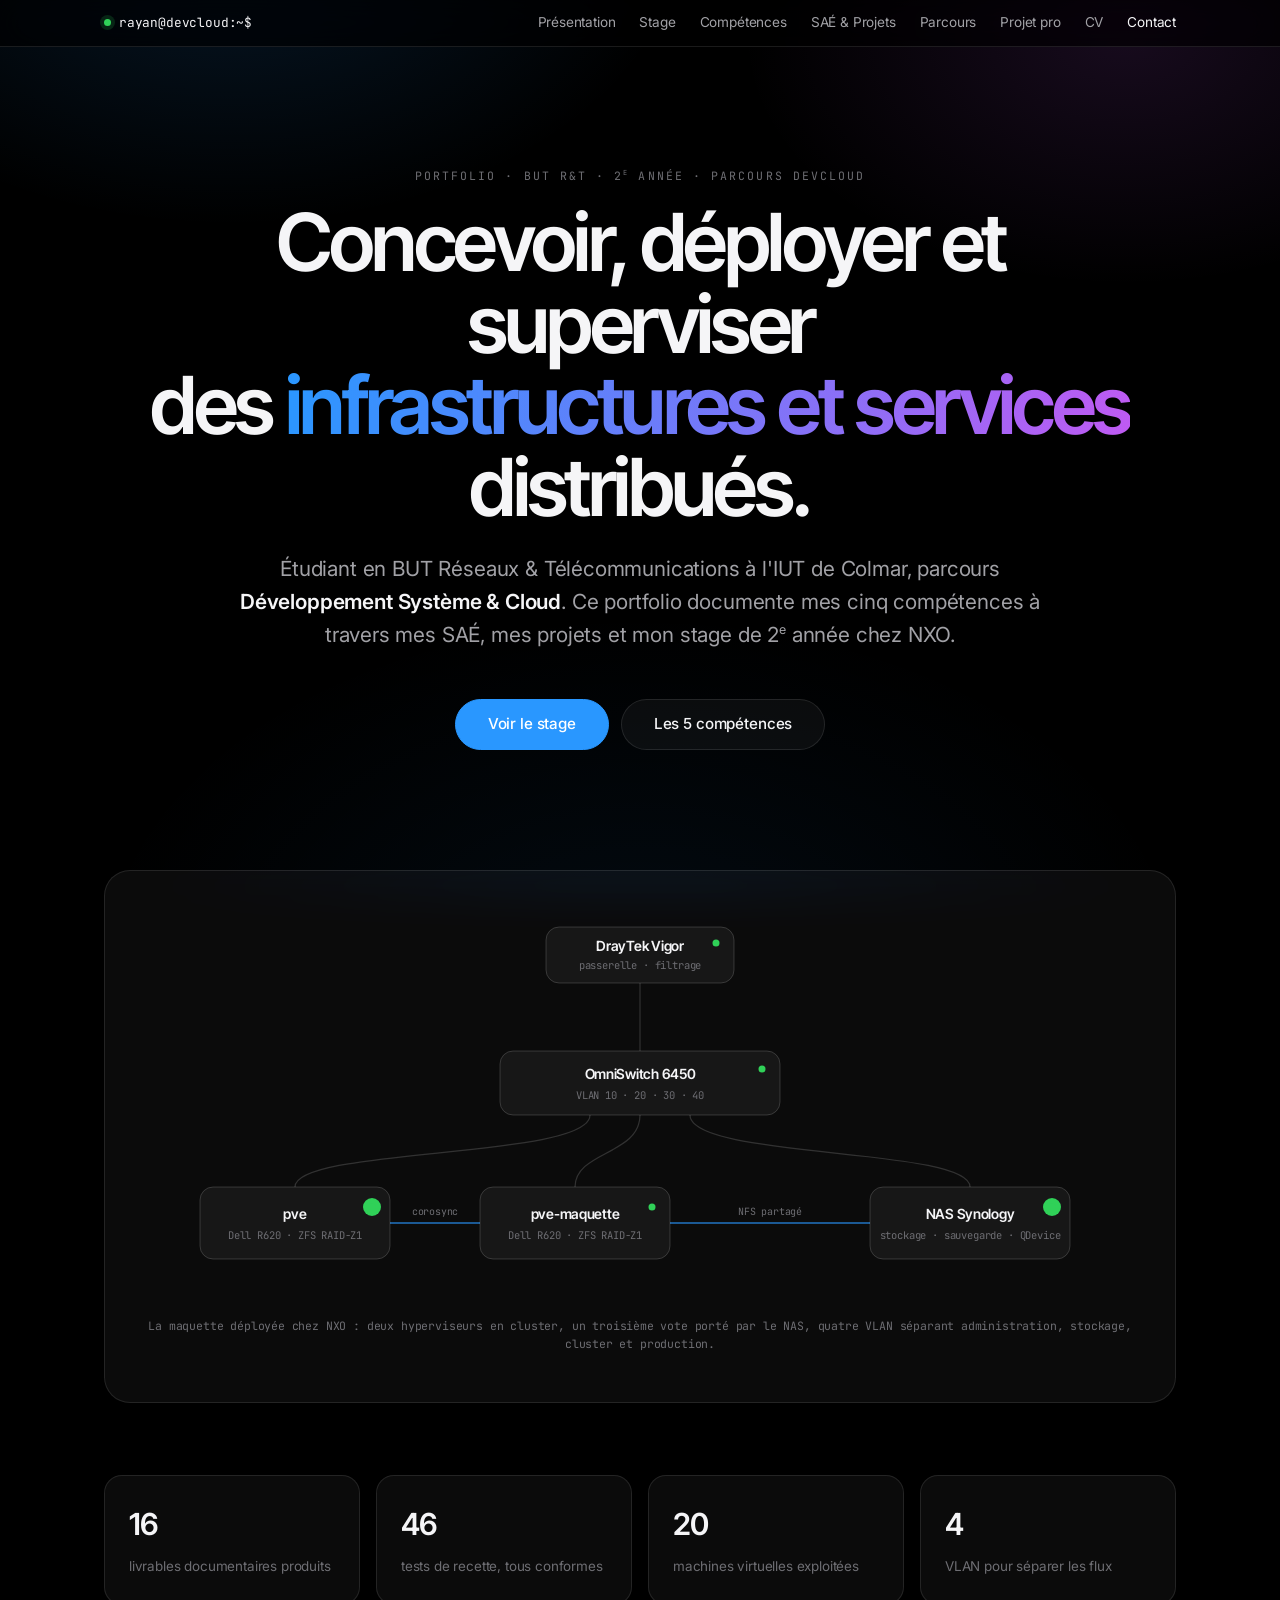
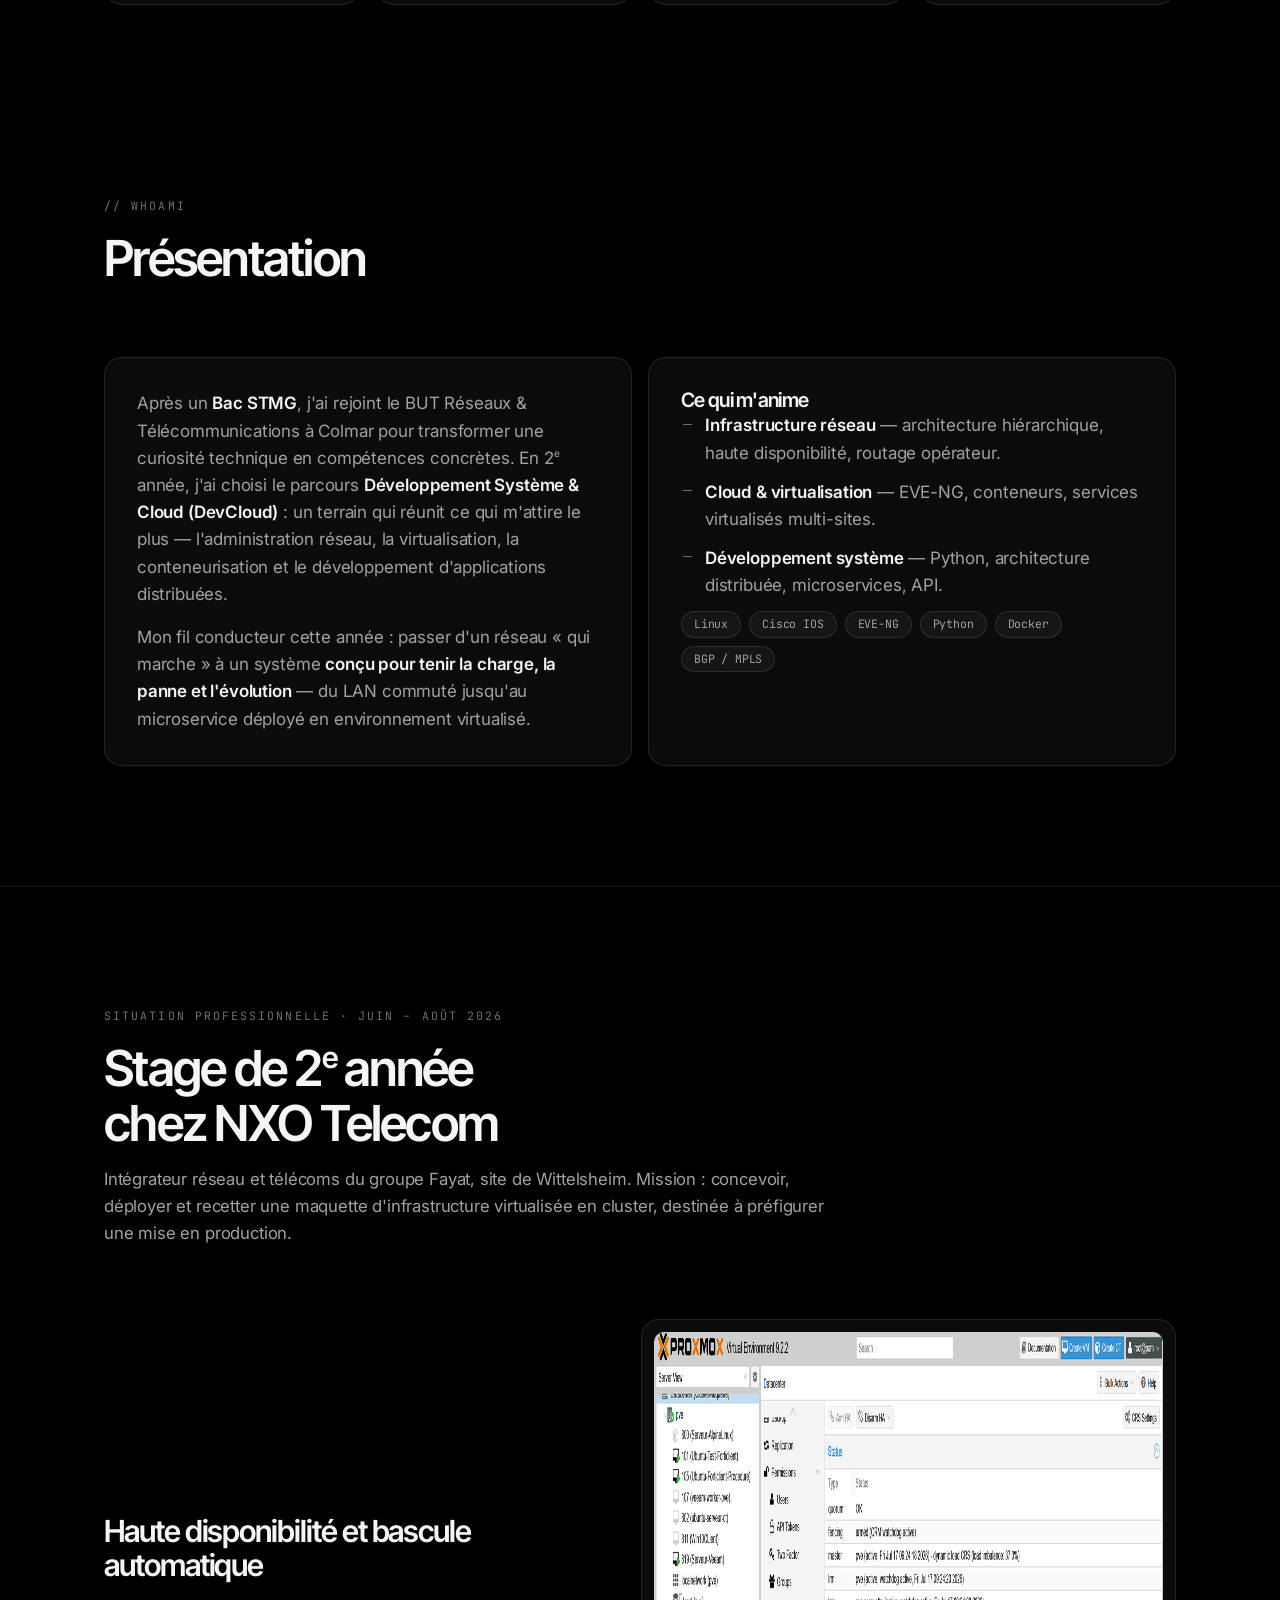
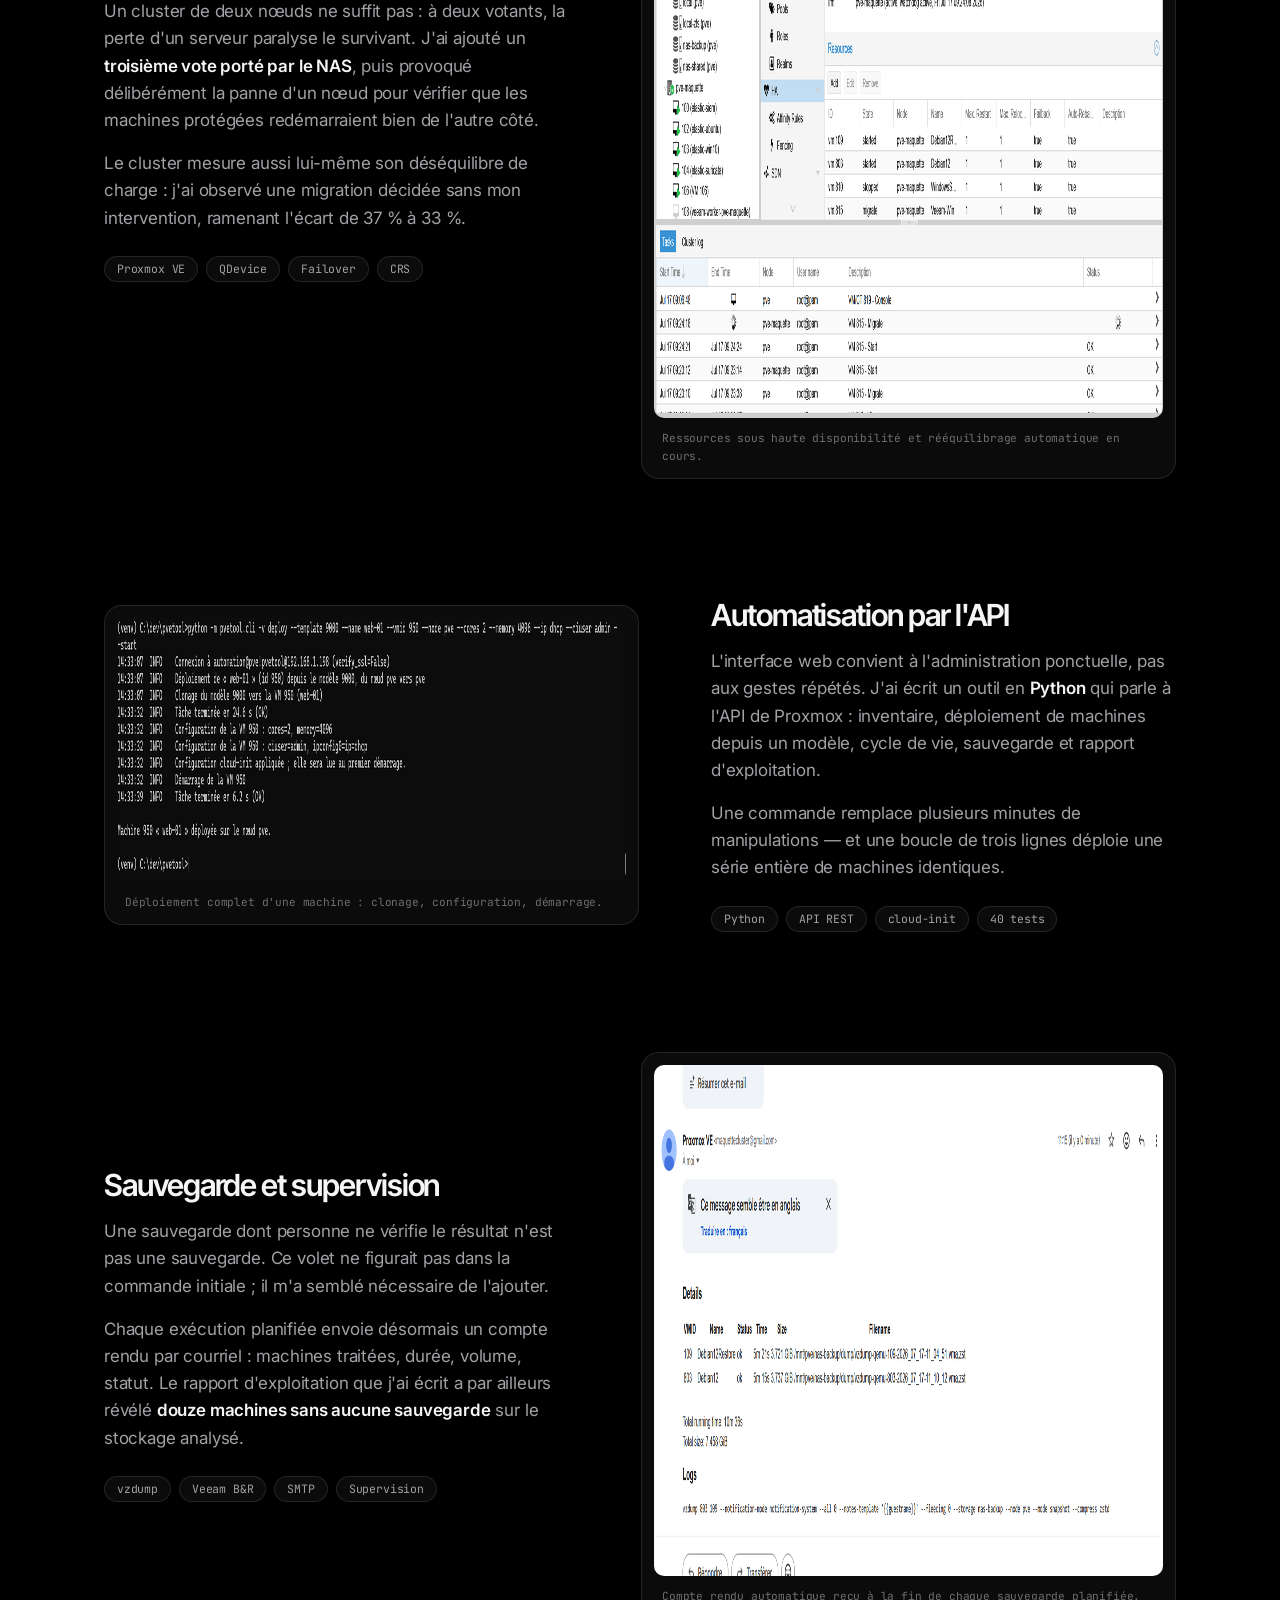
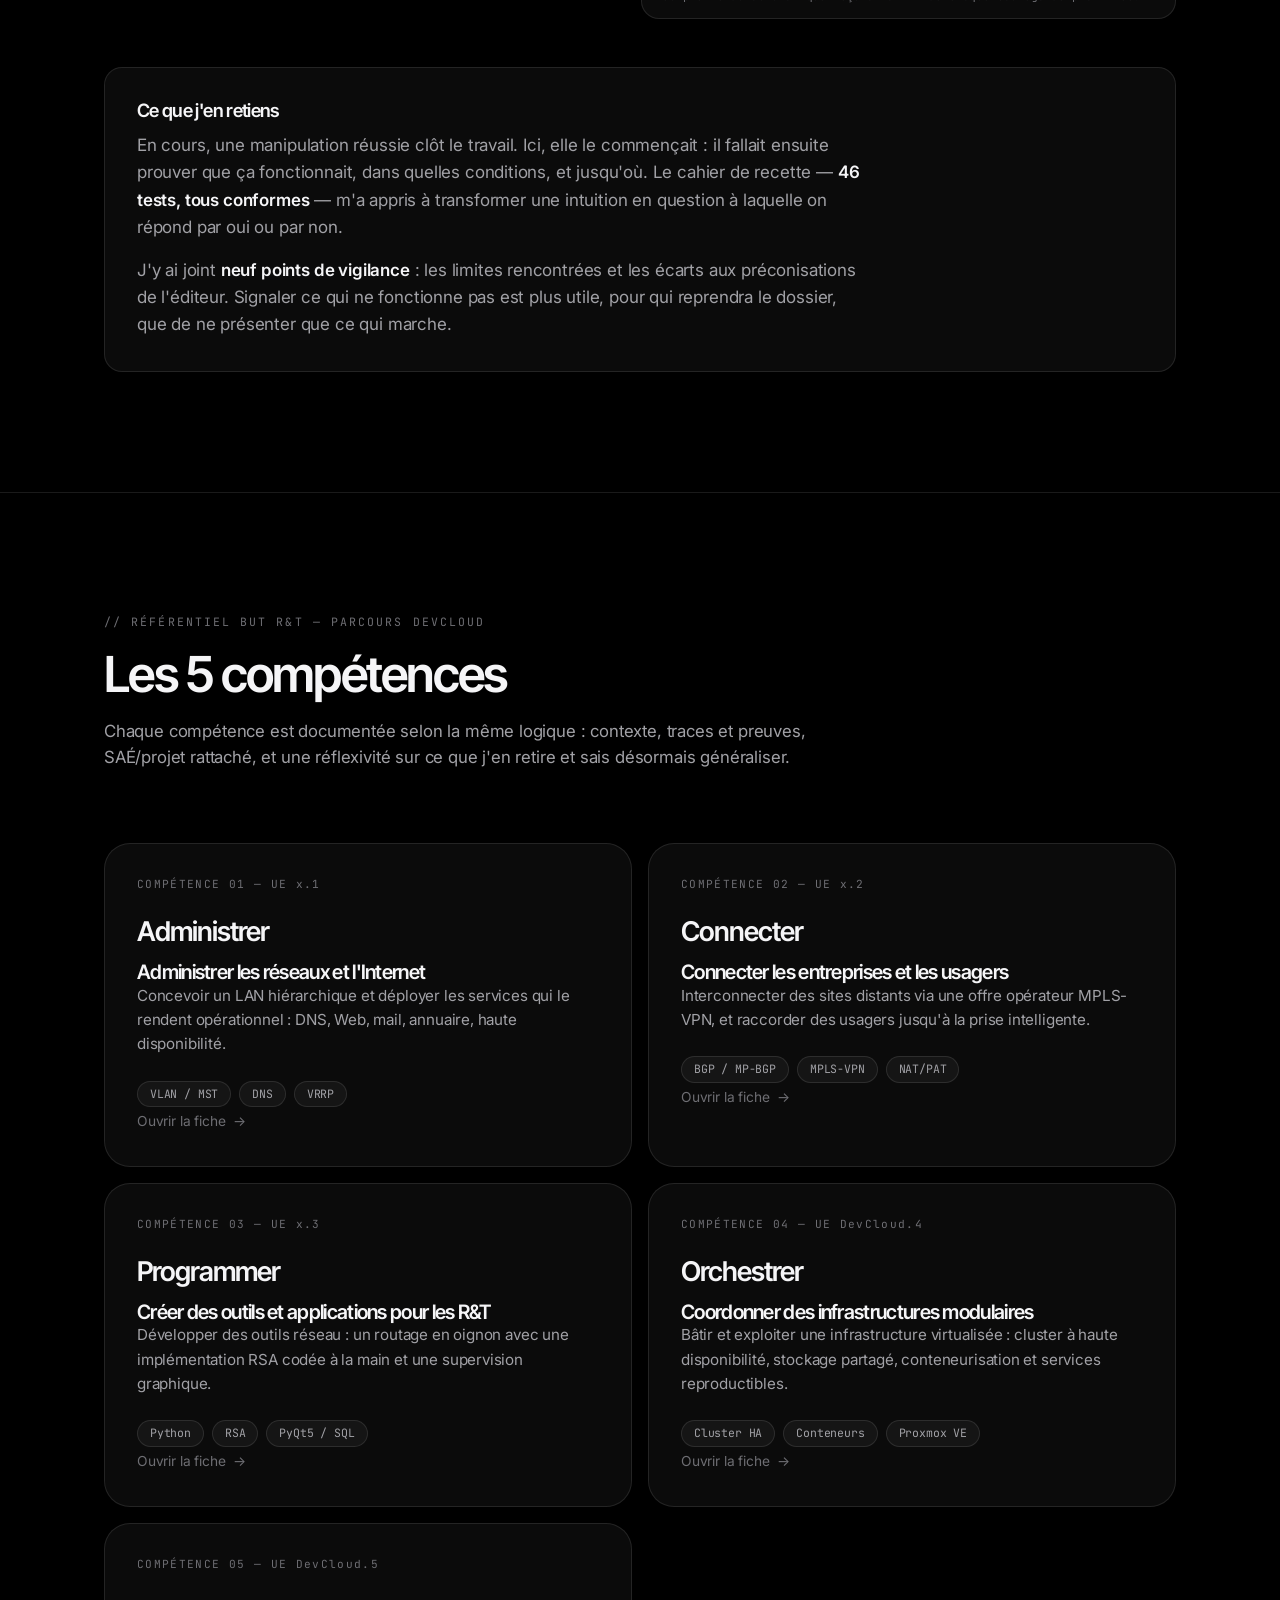
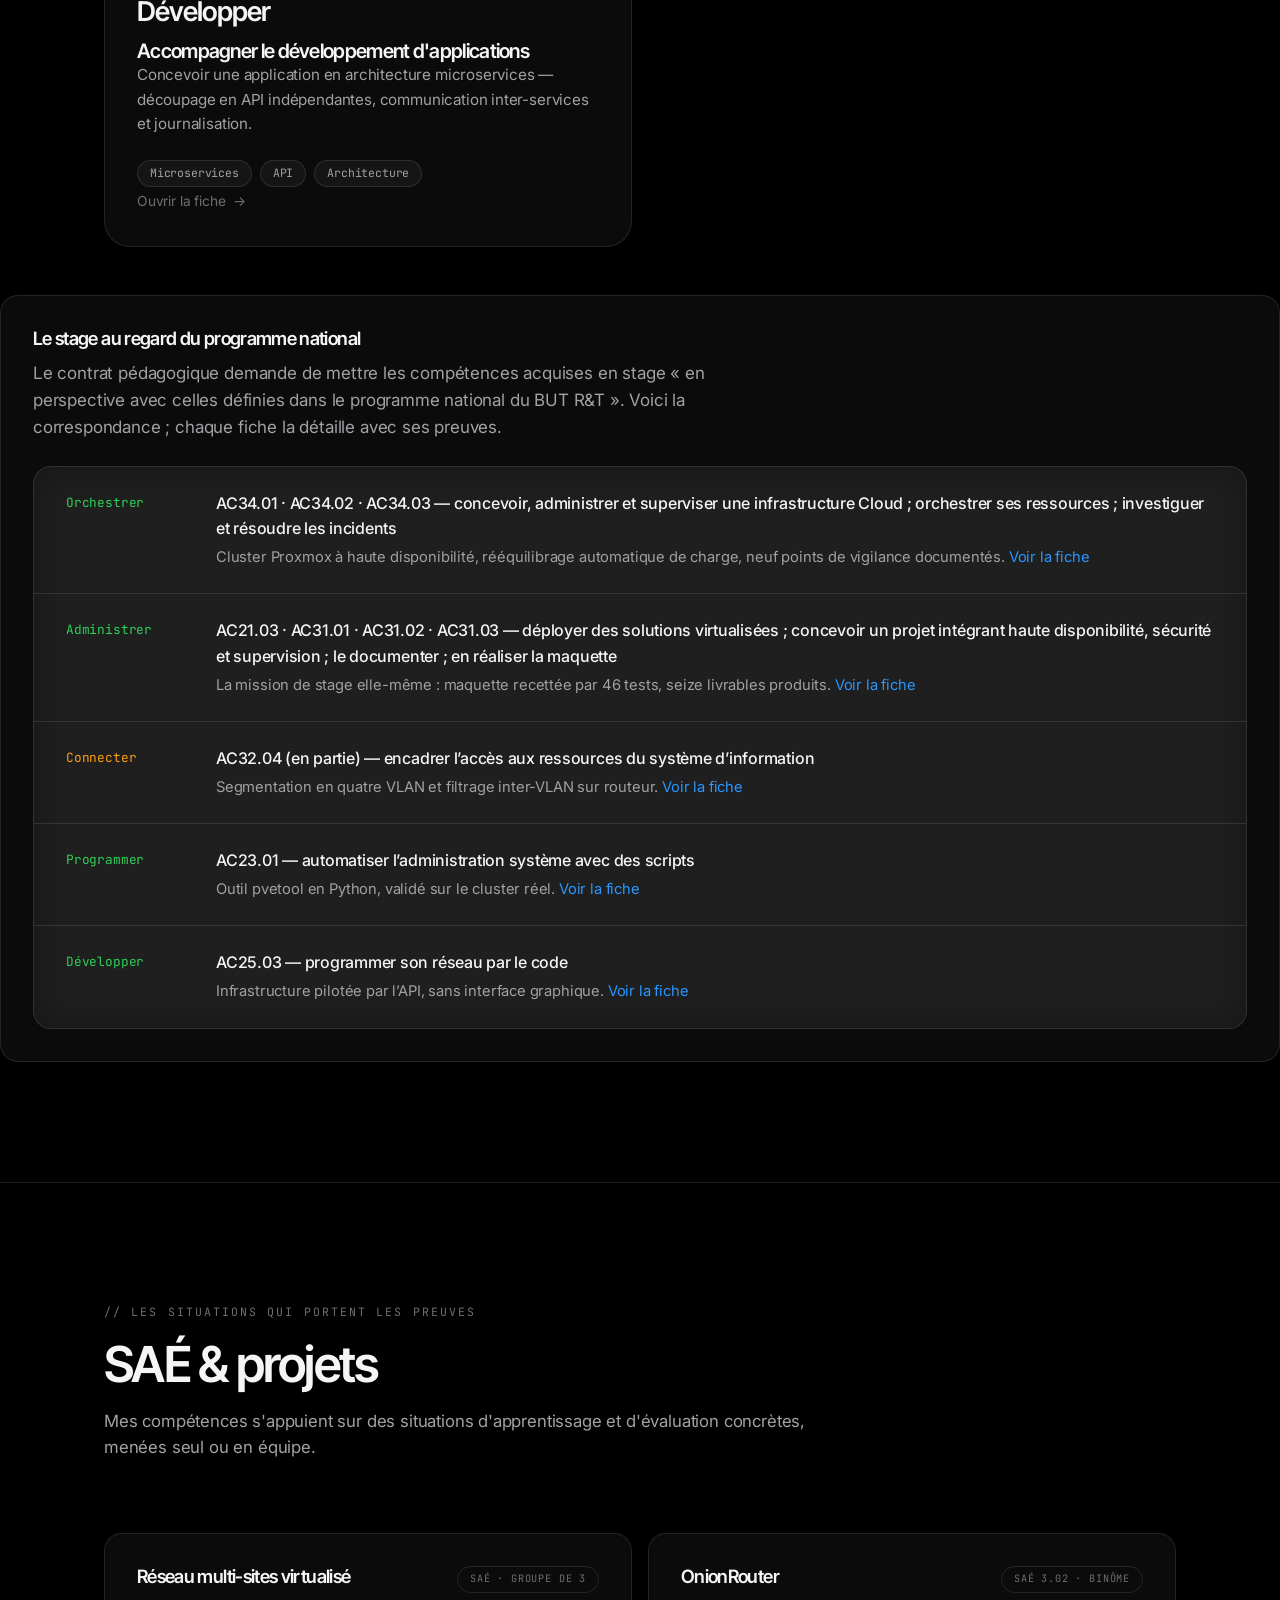
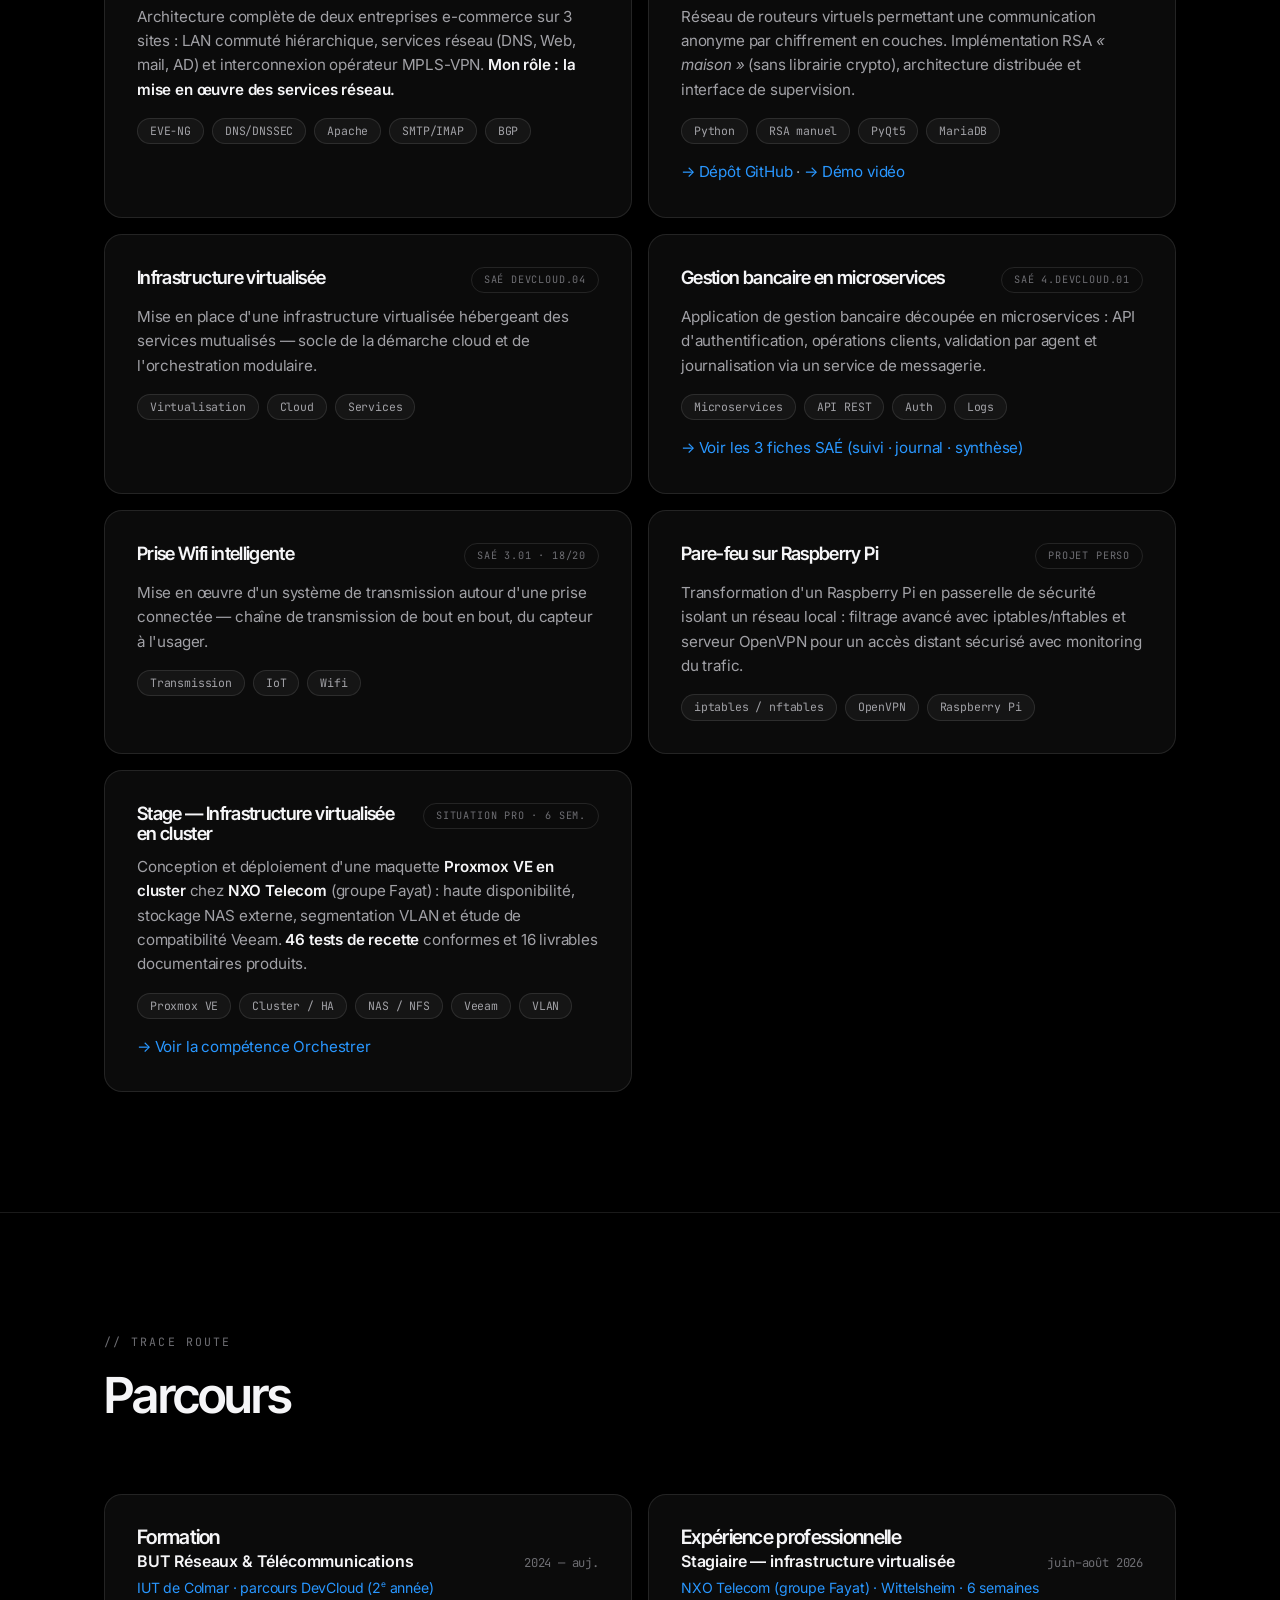
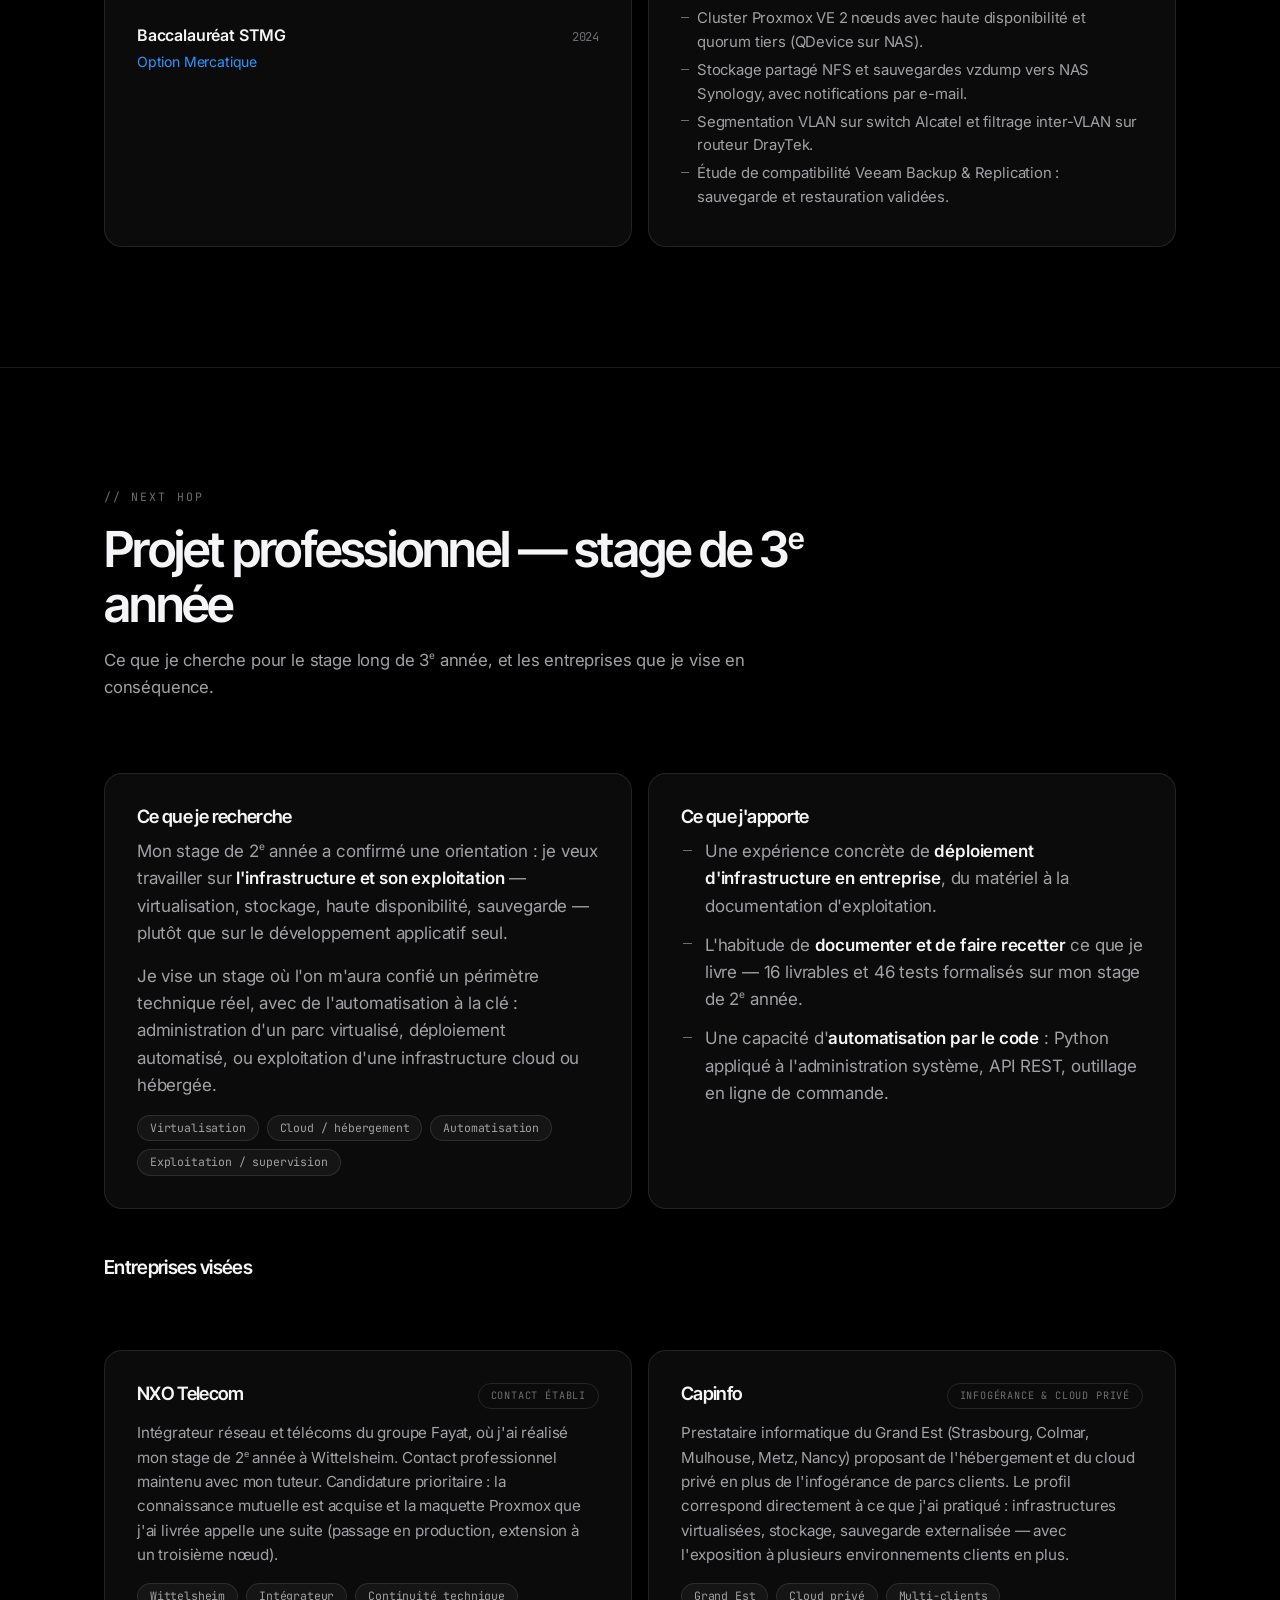
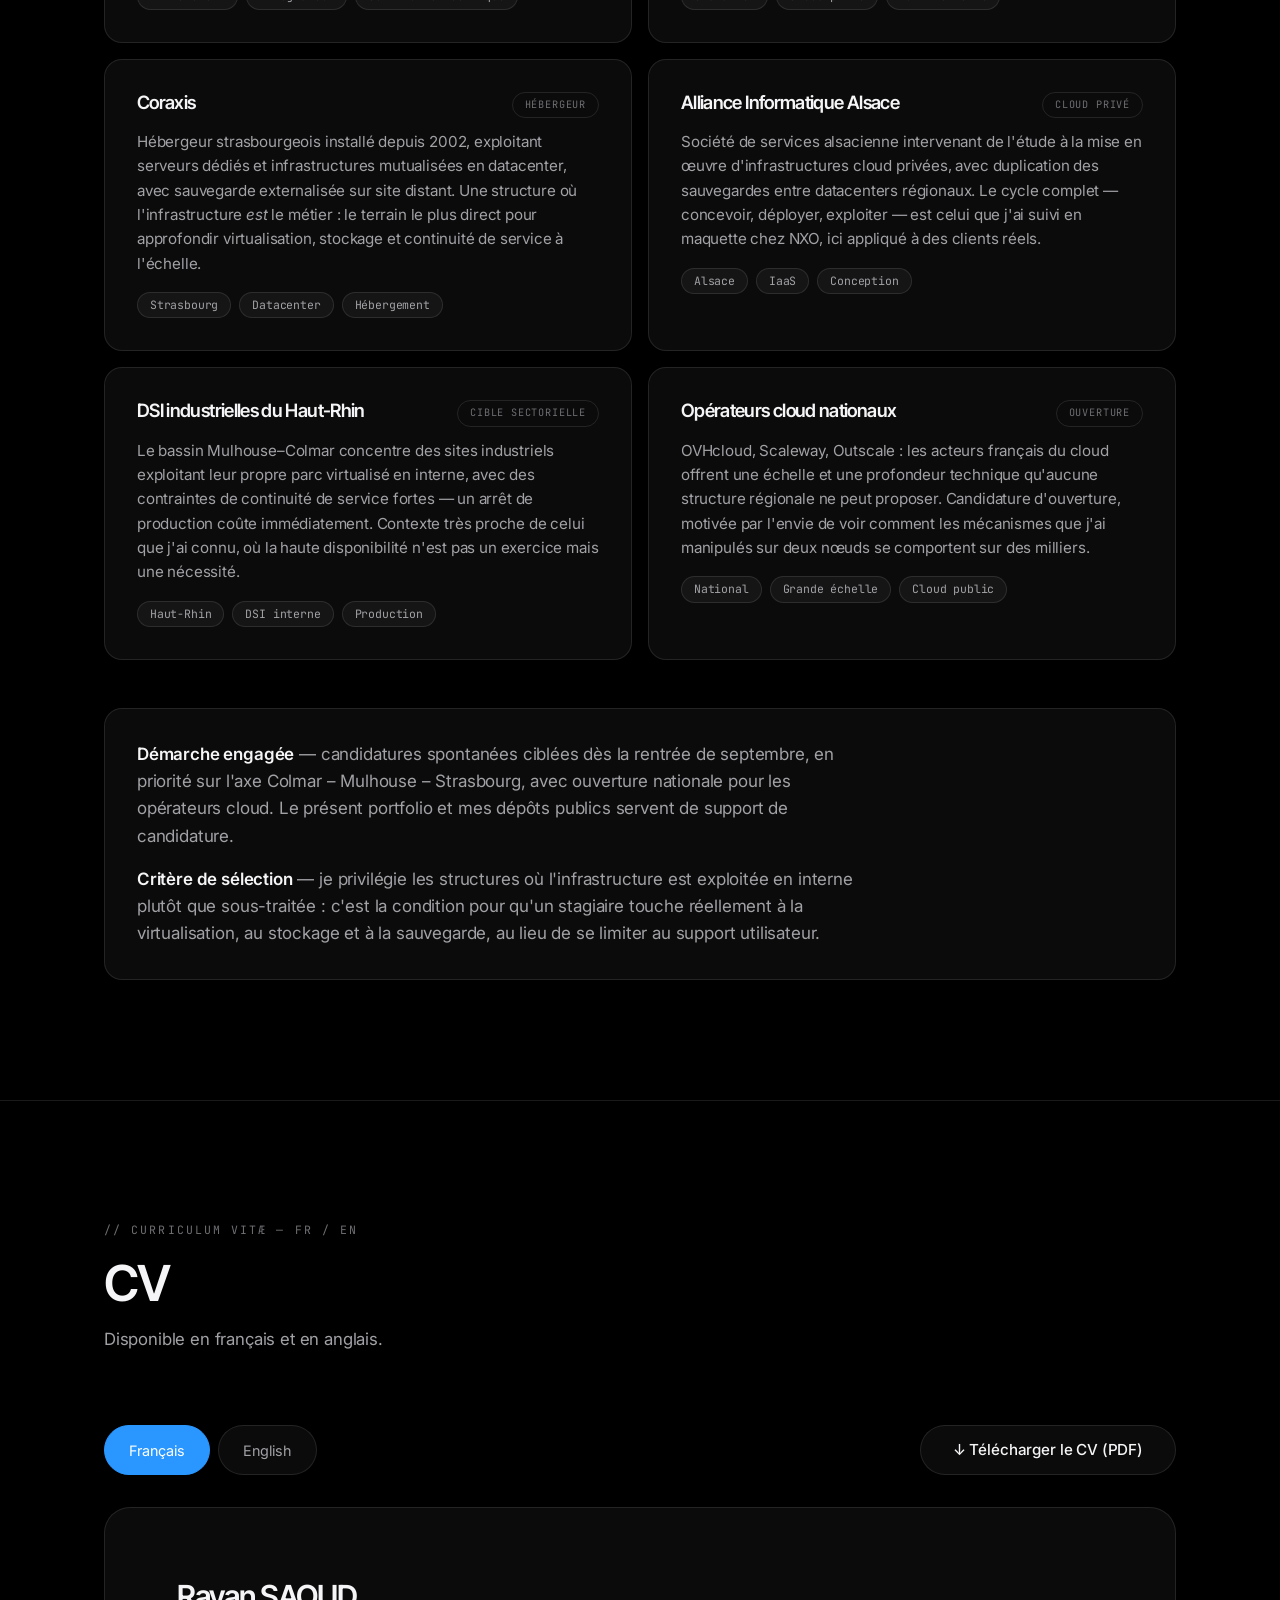
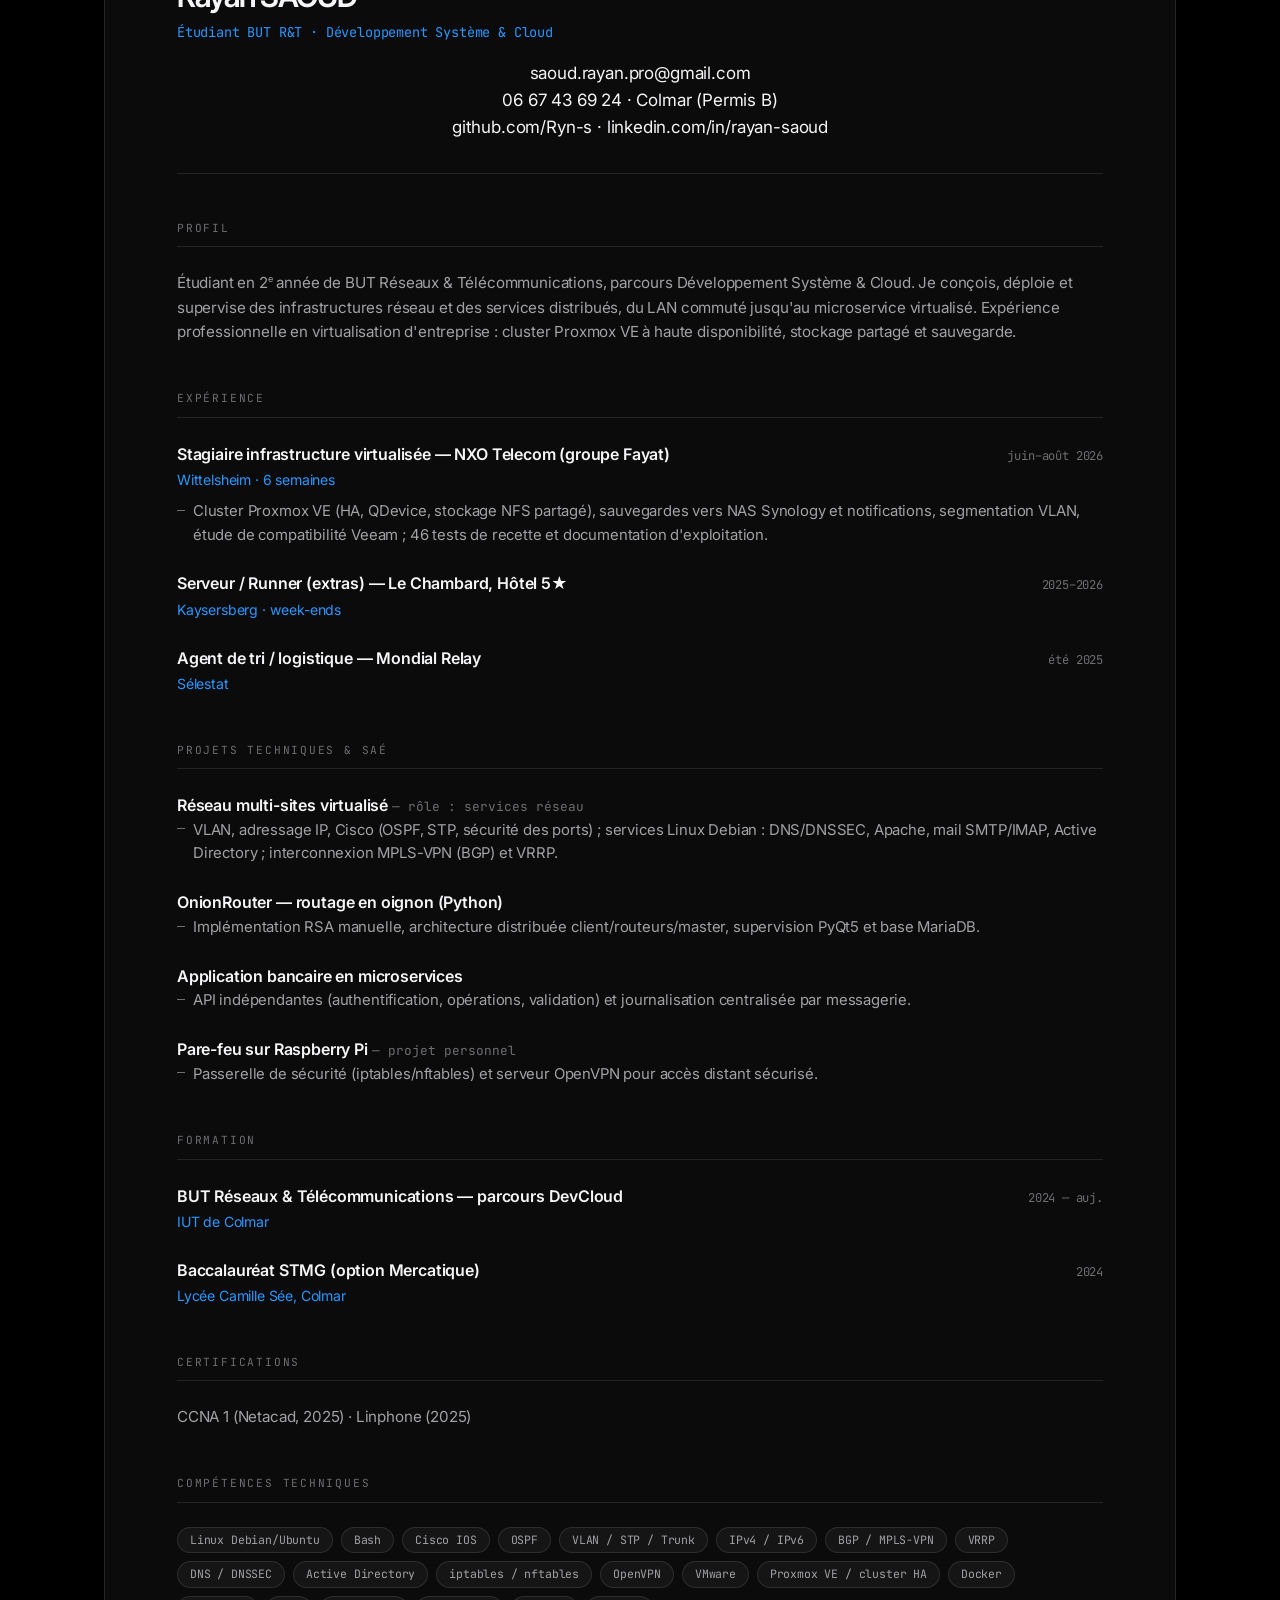
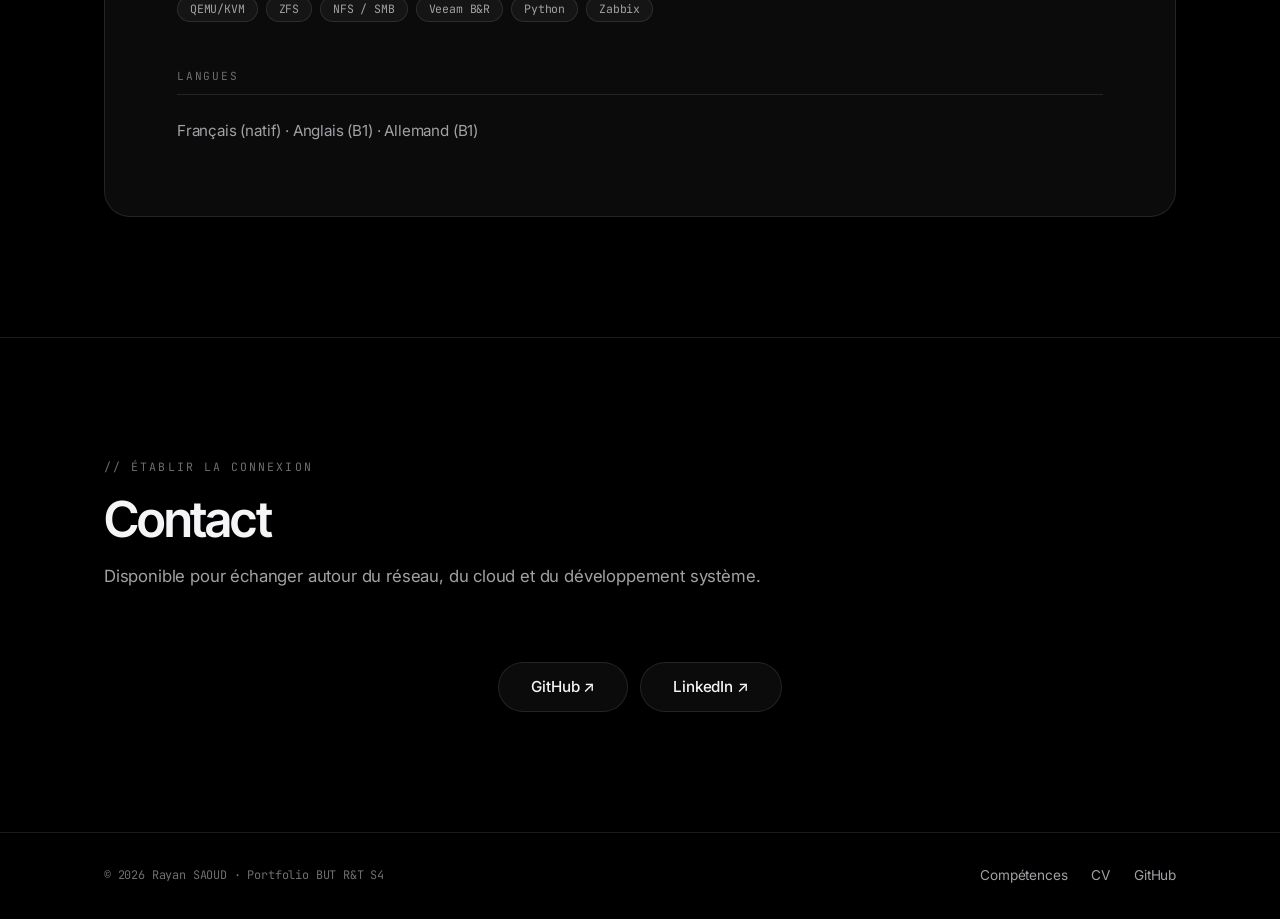
<file: index.html>
<!DOCTYPE html>
<html lang="fr">
<head>
<meta charset="UTF-8">
<meta name="viewport" content="width=device-width, initial-scale=1.0">
<title>Rayan SAOUD — Portfolio BUT R&T · DevCloud</title>
<meta name="description" content="Portfolio de 2e année — BUT Réseaux & Télécommunications, parcours DevCloud, IUT de Colmar. Compétences validées en SAÉ et en stage (cluster Proxmox VE haute disponibilité chez NXO Telecom), mises en perspective avec le Programme National.">
<link rel="preconnect" href="https://fonts.googleapis.com">
<link rel="preconnect" href="https://fonts.gstatic.com" crossorigin>
<link href="https://fonts.googleapis.com/css2?family=Inter:wght@400;500;600&family=Inter+Tight:wght@500;600;700&family=JetBrains+Mono:wght@400;500&display=swap" rel="stylesheet">
<link rel="icon" href="data:image/svg+xml,%3Csvg xmlns='http://www.w3.org/2000/svg' viewBox='0 0 32 32'%3E%3Crect width='32' height='32' rx='7' fill='%23000'/%3E%3Ccircle cx='16' cy='16' r='5' fill='%2330d158'/%3E%3C/svg%3E">
<meta property="og:type" content="website">
<meta property="og:site_name" content="Portfolio — Rayan Saoud">
<meta property="og:title" content="Rayan SAOUD — Portfolio BUT R&T · DevCloud">
<meta property="og:description" content="Portfolio de 2e année — BUT Réseaux & Télécommunications, parcours DevCloud, IUT de Colmar. Compétences validées en SAÉ et en stage (cluster Proxmox VE haute disponibilité chez NXO Telecom), mises en perspective avec le Programme National.">
<meta property="og:url" content="https://ryn-s.github.io/portfoliort/">
<meta property="og:image" content="https://ryn-s.github.io/portfoliort/assets/img/preview.png">
<meta property="og:locale" content="fr_FR">
<meta name="twitter:card" content="summary_large_image">
<meta name="theme-color" content="#000000">
<link rel="stylesheet" href="assets/css/style.css">
</head>
<body>
<div class="glow" aria-hidden="true"></div>

<nav class="nav">
  <div class="nav-inner">
    <a href="index.html" class="brand"><span class="dot"></span>rayan@devcloud:~$</a>
    <button class="nav-toggle" aria-label="Menu">≡</button>
    <div class="nav-links">
      <a href="#presentation">Présentation</a>
      <a href="#stage">Stage</a>
      <a href="#competences">Compétences</a>
      <a href="#projets">SAÉ &amp; Projets</a>
      <a href="#parcours">Parcours</a>
      <a href="#projet-pro">Projet pro</a>
      <a href="#cv">CV</a>
      <a href="#contact">Contact</a>
    </div>
  </div>
</nav>

<!-- ============ HERO ============ -->
<header class="hero">
  <div class="wrap">
    <div class="eyebrow">Portfolio · BUT R&amp;T · 2<sup>e</sup> année · parcours DevCloud</div>
    <h1>Concevoir, déployer et superviser<br>des <span class="grad">infrastructures et services</span><br>distribués.</h1>
    <p class="lead">Étudiant en BUT Réseaux &amp; Télécommunications à l'IUT de Colmar, parcours <strong>Développement Système &amp; Cloud</strong>. Ce portfolio documente mes cinq compétences à travers mes SAÉ, mes projets et mon stage de 2<sup>e</sup> année chez NXO.</p>
    <div class="hero-cta">
      <a href="#stage" class="btn btn-primary">Voir le stage</a>
      <a href="#competences" class="btn">Les 5 compétences</a>
    </div>

    <figure class="diagram reveal">
      <svg viewBox="0 0 940 366" role="img" aria-label="Schéma de la maquette : routeur, switch à quatre VLAN, deux hyperviseurs en cluster et NAS partagé">
        <!-- liaisons -->
        <path class="d-edge" d="M470,64 L470,132"/>
        <path class="d-edge" d="M420,196 C420,240 125,228 125,268"/>
        <path class="d-edge" d="M470,196 C470,236 405,232 405,268"/>
        <path class="d-edge" d="M520,196 C520,240 800,228 800,268"/>
        <path class="d-edge-hi" d="M220,304 L310,304"/>
        <path class="d-edge-hi" d="M500,304 L700,304"/>
        <text class="d-tag" x="265" y="296" text-anchor="middle">corosync</text>
        <text class="d-tag" x="600" y="296" text-anchor="middle">NFS partagé</text>

        <!-- routeur -->
        <rect class="d-box" x="376" y="8" width="188" height="56" rx="13"/>
        <text class="d-name" x="470" y="32" text-anchor="middle">DrayTek Vigor</text>
        <text class="d-sub"  x="470" y="50" text-anchor="middle">passerelle · filtrage</text>
        <circle class="d-live" cx="546" cy="24" r="3.5"/>

        <!-- switch -->
        <rect class="d-box" x="330" y="132" width="280" height="64" rx="13"/>
        <text class="d-name" x="470" y="160" text-anchor="middle">OmniSwitch 6450</text>
        <text class="d-sub"  x="470" y="180" text-anchor="middle">VLAN 10 · 20 · 30 · 40</text>
        <circle class="d-live" cx="592" cy="150" r="3.5"/>

        <!-- noeud 1 -->
        <rect class="d-box" x="30" y="268" width="190" height="72" rx="13"/>
        <text class="d-name" x="125" y="300" text-anchor="middle">pve</text>
        <text class="d-sub"  x="125" y="320" text-anchor="middle">Dell R620 · ZFS RAID-Z1</text>
        <circle class="d-live d-pulse" cx="202" cy="288" r="9"/>
        <circle class="d-live" cx="202" cy="288" r="3.5"/>

        <!-- noeud 2 -->
        <rect class="d-box" x="310" y="268" width="190" height="72" rx="13"/>
        <text class="d-name" x="405" y="300" text-anchor="middle">pve-maquette</text>
        <text class="d-sub"  x="405" y="320" text-anchor="middle">Dell R620 · ZFS RAID-Z1</text>
        <circle class="d-live" cx="482" cy="288" r="3.5"/>

        <!-- NAS -->
        <rect class="d-box" x="700" y="268" width="200" height="72" rx="13"/>
        <text class="d-name" x="800" y="300" text-anchor="middle">NAS Synology</text>
        <text class="d-sub"  x="800" y="320" text-anchor="middle">stockage · sauvegarde · QDevice</text>
        <circle class="d-live d-pulse" cx="882" cy="288" r="9"/>
        <circle class="d-live" cx="882" cy="288" r="3.5"/>
      </svg>
      <figcaption>La maquette déployée chez NXO : deux hyperviseurs en cluster, un troisième vote porté par le NAS, quatre VLAN séparant administration, stockage, cluster et production.</figcaption>
    </figure>

    <div class="stats reveal">
      <div class="stat"><span class="n">16</span><span class="l">livrables documentaires produits</span></div>
      <div class="stat"><span class="n">46</span><span class="l">tests de recette, tous conformes</span></div>
      <div class="stat"><span class="n">20</span><span class="l">machines virtuelles exploitées</span></div>
      <div class="stat"><span class="n">4</span><span class="l">VLAN pour séparer les flux</span></div>
    </div>
  </div>
</header>

<!-- ============ PRÉSENTATION ============ -->
<section class="block" id="presentation">
  <div class="wrap">
    <div class="section-head reveal">
      <div class="eyebrow">// whoami</div>
      <h2>Présentation</h2>
    </div>
    <div class="grid-2 reveal">
      <div class="panel prose">
        <p>Après un <strong>Bac STMG</strong>, j'ai rejoint le BUT Réseaux &amp; Télécommunications à Colmar pour transformer une curiosité technique en compétences concrètes. En 2<sup>e</sup> année, j'ai choisi le parcours <strong>Développement Système &amp; Cloud (DevCloud)</strong> : un terrain qui réunit ce qui m'attire le plus — l'administration réseau, la virtualisation, la conteneurisation et le développement d'applications distribuées.</p>
        <p>Mon fil conducteur cette année : passer d'un réseau « qui marche » à un système <strong>conçu pour tenir la charge, la panne et l'évolution</strong> — du LAN commuté jusqu'au microservice déployé en environnement virtualisé.</p>
      </div>
      <div class="panel">
        <h3>Ce qui m'anime</h3>
        <div class="prose">
          <ul>
            <li><strong>Infrastructure réseau</strong> — architecture hiérarchique, haute disponibilité, routage opérateur.</li>
            <li><strong>Cloud &amp; virtualisation</strong> — EVE-NG, conteneurs, services virtualisés multi-sites.</li>
            <li><strong>Développement système</strong> — Python, architecture distribuée, microservices, API.</li>
          </ul>
        </div>
        <div class="tags stack-sm">
          <span class="tag">Linux</span><span class="tag">Cisco IOS</span><span class="tag">EVE-NG</span>
          <span class="tag">Python</span><span class="tag">Docker</span><span class="tag">BGP / MPLS</span>
        </div>
      </div>
    </div>
  </div>
</section>

<!-- ============ STAGE ============ -->
<section class="block" id="stage">
  <div class="wrap">
    <div class="section-head reveal">
      <div class="eyebrow">Situation professionnelle · juin – août 2026</div>
      <h2>Stage de 2<sup>e</sup> année<br>chez NXO Telecom</h2>
      <p>Intégrateur réseau et télécoms du groupe Fayat, site de Wittelsheim. Mission : concevoir, déployer et recetter une maquette d'infrastructure virtualisée en cluster, destinée à préfigurer une mise en production.</p>
    </div>

    <div class="feature reveal">
      <div>
        <h3>Haute disponibilité et bascule automatique</h3>
        <p>Un cluster de deux nœuds ne suffit pas : à deux votants, la perte d'un serveur paralyse le survivant. J'ai ajouté un <strong>troisième vote porté par le NAS</strong>, puis provoqué délibérément la panne d'un nœud pour vérifier que les machines protégées redémarraient bien de l'autre côté.</p>
        <p>Le cluster mesure aussi lui-même son déséquilibre de charge : j'ai observé une migration décidée sans mon intervention, ramenant l'écart de 37 % à 33 %.</p>
        <div class="tags stack"><span class="tag">Proxmox VE</span><span class="tag">QDevice</span><span class="tag">Failover</span><span class="tag">CRS</span></div>
      </div>
      <figure class="shot">
        <img src="assets/img/stage/ha-crs.png" alt="Interface Proxmox : état du cluster, ressources en haute disponibilité et déséquilibre de charge mesuré à 37 %" loading="lazy" width="1400" height="686">
        <figcaption>Ressources sous haute disponibilité et rééquilibrage automatique en cours.</figcaption>
      </figure>
    </div>

    <div class="feature feature-alt reveal">
      <div>
        <h3>Automatisation par l'API</h3>
        <p>L'interface web convient à l'administration ponctuelle, pas aux gestes répétés. J'ai écrit un outil en <strong>Python</strong> qui parle à l'API de Proxmox : inventaire, déploiement de machines depuis un modèle, cycle de vie, sauvegarde et rapport d'exploitation.</p>
        <p>Une commande remplace plusieurs minutes de manipulations — et une boucle de trois lignes déploie une série entière de machines identiques.</p>
        <div class="tags stack"><span class="tag">Python</span><span class="tag">API REST</span><span class="tag">cloud-init</span><span class="tag">40 tests</span></div>
      </div>
      <figure class="shot">
        <img src="assets/img/stage/deploy.png" alt="Terminal : déploiement automatisé d'une machine virtuelle, clonage en 24,6 secondes puis configuration et démarrage" loading="lazy" width="1400" height="264">
        <figcaption>Déploiement complet d'une machine : clonage, configuration, démarrage.</figcaption>
      </figure>
    </div>

    <div class="feature reveal">
      <div>
        <h3>Sauvegarde et supervision</h3>
        <p>Une sauvegarde dont personne ne vérifie le résultat n'est pas une sauvegarde. Ce volet ne figurait pas dans la commande initiale ; il m'a semblé nécessaire de l'ajouter.</p>
        <p>Chaque exécution planifiée envoie désormais un compte rendu par courriel : machines traitées, durée, volume, statut. Le rapport d'exploitation que j'ai écrit a par ailleurs révélé <strong>douze machines sans aucune sauvegarde</strong> sur le stockage analysé.</p>
        <div class="tags stack"><span class="tag">vzdump</span><span class="tag">Veeam B&amp;R</span><span class="tag">SMTP</span><span class="tag">Supervision</span></div>
      </div>
      <figure class="shot">
        <img src="assets/img/stage/notification-mail.png" alt="Courriel de fin de sauvegarde envoyé par Proxmox : machines traitées, durée et volume" loading="lazy" width="1400" height="511">
        <figcaption>Compte rendu automatique reçu à la fin de chaque sauvegarde planifiée.</figcaption>
      </figure>
    </div>

    <div class="panel reveal stack-lg">
      <div class="prose">
        <h3>Ce que j'en retiens</h3>
        <p>En cours, une manipulation réussie clôt le travail. Ici, elle le commençait : il fallait ensuite prouver que ça fonctionnait, dans quelles conditions, et jusqu'où. Le cahier de recette — <strong>46 tests, tous conformes</strong> — m'a appris à transformer une intuition en question à laquelle on répond par oui ou par non.</p>
        <p class="mb-0">J'y ai joint <strong>neuf points de vigilance</strong> : les limites rencontrées et les écarts aux préconisations de l'éditeur. Signaler ce qui ne fonctionne pas est plus utile, pour qui reprendra le dossier, que de ne présenter que ce qui marche.</p>
      </div>
    </div>
  </div>
</section>

<!-- ============ COMPÉTENCES ============ -->
<section class="block" id="competences">
  <div class="wrap">
    <div class="section-head reveal">
      <div class="eyebrow">// référentiel BUT R&amp;T — parcours DevCloud</div>
      <h2>Les 5 compétences</h2>
      <p>Chaque compétence est documentée selon la même logique : contexte, traces et preuves, SAÉ/projet rattaché, et une réflexivité sur ce que j'en retire et sais désormais généraliser.</p>
    </div>
    <div class="comp-grid">

      <a href="competences/administrer.html" class="comp-card reveal">
        <div class="num">COMPÉTENCE 01 — UE x.1</div>
        <div class="verb">Administrer</div>
        <h3>Administrer les réseaux et l'Internet</h3>
        <p>Concevoir un LAN hiérarchique et déployer les services qui le rendent opérationnel : DNS, Web, mail, annuaire, haute disponibilité.</p>
        <div class="tags"><span class="tag">VLAN / MST</span><span class="tag">DNS</span><span class="tag">VRRP</span></div>
        <span class="go">Ouvrir la fiche <span class="arrow">→</span></span>
      </a>

      <a href="competences/connecter.html" class="comp-card reveal">
        <div class="num">COMPÉTENCE 02 — UE x.2</div>
        <div class="verb">Connecter</div>
        <h3>Connecter les entreprises et les usagers</h3>
        <p>Interconnecter des sites distants via une offre opérateur MPLS-VPN, et raccorder des usagers jusqu'à la prise intelligente.</p>
        <div class="tags"><span class="tag">BGP / MP-BGP</span><span class="tag">MPLS-VPN</span><span class="tag">NAT/PAT</span></div>
        <span class="go">Ouvrir la fiche <span class="arrow">→</span></span>
      </a>

      <a href="competences/programmer.html" class="comp-card reveal">
        <div class="num">COMPÉTENCE 03 — UE x.3</div>
        <div class="verb">Programmer</div>
        <h3>Créer des outils et applications pour les R&amp;T</h3>
        <p>Développer des outils réseau : un routage en oignon avec une implémentation RSA codée à la main et une supervision graphique.</p>
        <div class="tags"><span class="tag">Python</span><span class="tag">RSA</span><span class="tag">PyQt5 / SQL</span></div>
        <span class="go">Ouvrir la fiche <span class="arrow">→</span></span>
      </a>

      <a href="competences/orchestrer.html" class="comp-card reveal">
        <div class="num">COMPÉTENCE 04 — UE DevCloud.4</div>
        <div class="verb">Orchestrer</div>
        <h3>Coordonner des infrastructures modulaires</h3>
        <p>Bâtir et exploiter une infrastructure virtualisée : cluster à haute disponibilité, stockage partagé, conteneurisation et services reproductibles.</p>
        <div class="tags"><span class="tag">Cluster HA</span><span class="tag">Conteneurs</span><span class="tag">Proxmox VE</span></div>
        <span class="go">Ouvrir la fiche <span class="arrow">→</span></span>
      </a>

      <a href="competences/developper.html" class="comp-card reveal">
        <div class="num">COMPÉTENCE 05 — UE DevCloud.5</div>
        <div class="verb">Développer</div>
        <h3>Accompagner le développement d'applications</h3>
        <p>Concevoir une application en architecture microservices — découpage en API indépendantes, communication inter-services et journalisation.</p>
        <div class="tags"><span class="tag">Microservices</span><span class="tag">API</span><span class="tag">Architecture</span></div>
        <span class="go">Ouvrir la fiche <span class="arrow">→</span></span>
      </a>

    </div>
  </div>

    <div class="panel reveal stack-lg">
      <div class="prose">
        <h3>Le stage au regard du programme national</h3>
        <p class="mb-0">Le contrat pédagogique demande de mettre les compétences acquises en stage « en perspective avec celles définies dans le programme national du BUT&nbsp;R&amp;T ». Voici la correspondance ; chaque fiche la détaille avec ses preuves.</p>
      </div>
      <div class="ac-list stack">
        <div class="ac">
          <div class="ac-code">Orchestrer</div>
          <div>
            <div class="ac-label">AC34.01 · AC34.02 · AC34.03 — concevoir, administrer et superviser une infrastructure Cloud ; orchestrer ses ressources ; investiguer et résoudre les incidents</div>
            <div class="ac-proof">Cluster Proxmox à haute disponibilité, rééquilibrage automatique de charge, neuf points de vigilance documentés. <a href="competences/orchestrer.html">Voir la fiche</a></div>
          </div>
        </div>
        <div class="ac">
          <div class="ac-code">Administrer</div>
          <div>
            <div class="ac-label">AC21.03 · AC31.01 · AC31.02 · AC31.03 — déployer des solutions virtualisées ; concevoir un projet intégrant haute disponibilité, sécurité et supervision ; le documenter ; en réaliser la maquette</div>
            <div class="ac-proof">La mission de stage elle-même : maquette recettée par 46 tests, seize livrables produits. <a href="competences/administrer.html">Voir la fiche</a></div>
          </div>
        </div>
        <div class="ac ac-partial">
          <div class="ac-code">Connecter</div>
          <div>
            <div class="ac-label">AC32.04 (en partie) — encadrer l’accès aux ressources du système d’information</div>
            <div class="ac-proof">Segmentation en quatre VLAN et filtrage inter-VLAN sur routeur. <a href="competences/connecter.html">Voir la fiche</a></div>
          </div>
        </div>
        <div class="ac">
          <div class="ac-code">Programmer</div>
          <div>
            <div class="ac-label">AC23.01 — automatiser l’administration système avec des scripts</div>
            <div class="ac-proof">Outil pvetool en Python, validé sur le cluster réel. <a href="competences/programmer.html">Voir la fiche</a></div>
          </div>
        </div>
        <div class="ac">
          <div class="ac-code">Développer</div>
          <div>
            <div class="ac-label">AC25.03 — programmer son réseau par le code</div>
            <div class="ac-proof">Infrastructure pilotée par l’API, sans interface graphique. <a href="competences/developper.html">Voir la fiche</a></div>
          </div>
        </div>
      </div>
    </div>
  </section>

<!-- ============ PROJETS / SAÉ ============ -->
<section class="block" id="projets">
  <div class="wrap">
    <div class="section-head reveal">
      <div class="eyebrow">// les situations qui portent les preuves</div>
      <h2>SAÉ &amp; projets</h2>
      <p>Mes compétences s'appuient sur des situations d'apprentissage et d'évaluation concrètes, menées seul ou en équipe.</p>
    </div>
    <div class="proj-grid">

      <div class="proj reveal">
        <div class="head"><h3>Réseau multi-sites virtualisé</h3><span class="badge">SAÉ · groupe de 3</span></div>
        <p>Architecture complète de deux entreprises e-commerce sur 3 sites : LAN commuté hiérarchique, services réseau (DNS, Web, mail, AD) et interconnexion opérateur MPLS-VPN. <strong>Mon rôle : la mise en œuvre des services réseau.</strong></p>
        <div class="tags"><span class="tag">EVE-NG</span><span class="tag">DNS/DNSSEC</span><span class="tag">Apache</span><span class="tag">SMTP/IMAP</span><span class="tag">BGP</span></div>
      </div>

      <div class="proj reveal">
        <div class="head"><h3>OnionRouter</h3><span class="badge">SAÉ 3.02 · binôme</span></div>
        <p>Réseau de routeurs virtuels permettant une communication anonyme par chiffrement en couches. Implémentation RSA <em>« maison »</em> (sans librairie crypto), architecture distribuée et interface de supervision.</p>
        <div class="tags"><span class="tag">Python</span><span class="tag">RSA manuel</span><span class="tag">PyQt5</span><span class="tag">MariaDB</span></div>
        <p class="card-note"><a href="https://github.com/Ryn-s/Onion_Router" target="_blank" rel="noopener">→ Dépôt GitHub</a> · <a href="https://youtu.be/nkGbUICb_v0" target="_blank" rel="noopener">→ Démo vidéo</a></p>
      </div>

      <div class="proj reveal">
        <div class="head"><h3>Infrastructure virtualisée</h3><span class="badge">SAÉ DevCloud.04</span></div>
        <p>Mise en place d'une infrastructure virtualisée hébergeant des services mutualisés — socle de la démarche cloud et de l'orchestration modulaire.</p>
        <div class="tags"><span class="tag">Virtualisation</span><span class="tag">Cloud</span><span class="tag">Services</span></div>
      </div>

      <div class="proj reveal">
        <div class="head"><h3>Gestion bancaire en microservices</h3><span class="badge">SAÉ 4.DevCloud.01</span></div>
        <p>Application de gestion bancaire découpée en microservices : API d'authentification, opérations clients, validation par agent et journalisation via un service de messagerie.</p>
        <div class="tags"><span class="tag">Microservices</span><span class="tag">API REST</span><span class="tag">Auth</span><span class="tag">Logs</span></div>
        <p class="card-note"><a href="competences/fiches-sae.html">→ Voir les 3 fiches SAÉ (suivi · journal · synthèse)</a></p>
      </div>

      <div class="proj reveal">
        <div class="head"><h3>Prise Wifi intelligente</h3><span class="badge">SAÉ 3.01 · 18/20</span></div>
        <p>Mise en œuvre d'un système de transmission autour d'une prise connectée — chaîne de transmission de bout en bout, du capteur à l'usager.</p>
        <div class="tags"><span class="tag">Transmission</span><span class="tag">IoT</span><span class="tag">Wifi</span></div>
      </div>

      <div class="proj reveal">
        <div class="head"><h3>Pare-feu sur Raspberry Pi</h3><span class="badge">projet perso</span></div>
        <p>Transformation d'un Raspberry Pi en passerelle de sécurité isolant un réseau local : filtrage avancé avec iptables/nftables et serveur OpenVPN pour un accès distant sécurisé avec monitoring du trafic.</p>
        <div class="tags"><span class="tag">iptables / nftables</span><span class="tag">OpenVPN</span><span class="tag">Raspberry Pi</span></div>
      </div>

      <div class="proj reveal">
        <div class="head"><h3>Stage — Infrastructure virtualisée en cluster</h3><span class="badge">situation pro · 6 sem.</span></div>
        <p>Conception et déploiement d'une maquette <strong>Proxmox VE en cluster</strong> chez <strong>NXO Telecom</strong> (groupe Fayat) : haute disponibilité, stockage NAS externe, segmentation VLAN et étude de compatibilité Veeam. <strong>46 tests de recette</strong> conformes et 16 livrables documentaires produits.</p>
        <div class="tags"><span class="tag">Proxmox VE</span><span class="tag">Cluster / HA</span><span class="tag">NAS / NFS</span><span class="tag">Veeam</span><span class="tag">VLAN</span></div>
        <p class="card-note"><a href="competences/orchestrer.html">→ Voir la compétence Orchestrer</a></p>
      </div>

    </div>
  </div>
</section>

<!-- ============ PARCOURS ============ -->
<section class="block" id="parcours">
  <div class="wrap">
    <div class="section-head reveal">
      <div class="eyebrow">// trace route</div>
      <h2>Parcours</h2>
    </div>
    <div class="grid-2 reveal">
      <div class="panel">
        <h3>Formation</h3>
        <div class="cv-item">
          <div class="it-head"><span class="it-title">BUT Réseaux &amp; Télécommunications</span><span class="it-date">2024 — auj.</span></div>
          <div class="it-sub">IUT de Colmar · parcours DevCloud (2<sup>e</sup> année)</div>
        </div>
        <div class="cv-item">
          <div class="it-head"><span class="it-title">Baccalauréat STMG</span><span class="it-date">2024</span></div>
          <div class="it-sub">Option Mercatique</div>
        </div>
      </div>
      <div class="panel">
        <h3>Expérience professionnelle</h3>
        <div class="cv-item">
          <div class="it-head"><span class="it-title">Stagiaire — infrastructure virtualisée</span><span class="it-date">juin–août 2026</span></div>
          <div class="it-sub">NXO Telecom (groupe Fayat) · Wittelsheim · 6 semaines</div>
          <ul>
            <li>Cluster Proxmox VE 2 nœuds avec haute disponibilité et quorum tiers (QDevice sur NAS).</li>
            <li>Stockage partagé NFS et sauvegardes vzdump vers NAS Synology, avec notifications par e-mail.</li>
            <li>Segmentation VLAN sur switch Alcatel et filtrage inter-VLAN sur routeur DrayTek.</li>
            <li>Étude de compatibilité Veeam Backup &amp; Replication : sauvegarde et restauration validées.</li>
          </ul>
        </div>
      </div>
    </div>
  </div>
</section>


<!-- ============ PROJET PROFESSIONNEL ============ -->
<section class="block" id="projet-pro">
  <div class="wrap">
    <div class="section-head reveal">
      <div class="eyebrow">// next hop</div>
      <h2>Projet professionnel — stage de 3<sup>e</sup> année</h2>
      <p>Ce que je cherche pour le stage long de 3<sup>e</sup> année, et les entreprises que je vise en conséquence.</p>
    </div>

    <div class="grid-2 reveal">
      <div class="panel prose">
        <h3>Ce que je recherche</h3>
        <p>Mon stage de 2<sup>e</sup> année a confirmé une orientation : je veux travailler sur <strong>l'infrastructure et son exploitation</strong> — virtualisation, stockage, haute disponibilité, sauvegarde — plutôt que sur le développement applicatif seul.</p>
        <p>Je vise un stage où l'on m'aura confié un périmètre technique réel, avec de l'automatisation à la clé : administration d'un parc virtualisé, déploiement automatisé, ou exploitation d'une infrastructure cloud ou hébergée.</p>
        <div class="tags stack-sm">
          <span class="tag">Virtualisation</span><span class="tag">Cloud / hébergement</span>
          <span class="tag">Automatisation</span><span class="tag">Exploitation / supervision</span>
        </div>
      </div>

      <div class="panel prose">
        <h3>Ce que j'apporte</h3>
        <ul>
          <li>Une expérience concrète de <strong>déploiement d'infrastructure en entreprise</strong>, du matériel à la documentation d'exploitation.</li>
          <li>L'habitude de <strong>documenter et de faire recetter</strong> ce que je livre — 16 livrables et 46 tests formalisés sur mon stage de 2<sup>e</sup> année.</li>
          <li>Une capacité d'<strong>automatisation par le code</strong> : Python appliqué à l'administration système, API REST, outillage en ligne de commande.</li>
        </ul>
      </div>
    </div>

    <div class="section-head reveal stack-lg">
      <h3>Entreprises visées</h3>
    </div>
    <div class="proj-grid reveal">

      <div class="proj">
        <div class="head"><h3>NXO Telecom</h3><span class="badge">contact établi</span></div>
        <p>Intégrateur réseau et télécoms du groupe Fayat, où j'ai réalisé mon stage de 2<sup>e</sup> année à Wittelsheim. Contact professionnel maintenu avec mon tuteur. Candidature prioritaire : la connaissance mutuelle est acquise et la maquette Proxmox que j'ai livrée appelle une suite (passage en production, extension à un troisième nœud).</p>
        <div class="tags"><span class="tag">Wittelsheim</span><span class="tag">Intégrateur</span><span class="tag">Continuité technique</span></div>
      </div>

      <div class="proj">
        <div class="head"><h3>Capinfo</h3><span class="badge">infogérance &amp; cloud privé</span></div>
        <p>Prestataire informatique du Grand Est (Strasbourg, Colmar, Mulhouse, Metz, Nancy) proposant de l'hébergement et du cloud privé en plus de l'infogérance de parcs clients. Le profil correspond directement à ce que j'ai pratiqué : infrastructures virtualisées, stockage, sauvegarde externalisée — avec l'exposition à plusieurs environnements clients en plus.</p>
        <div class="tags"><span class="tag">Grand Est</span><span class="tag">Cloud privé</span><span class="tag">Multi-clients</span></div>
      </div>

      <div class="proj">
        <div class="head"><h3>Coraxis</h3><span class="badge">hébergeur</span></div>
        <p>Hébergeur strasbourgeois installé depuis 2002, exploitant serveurs dédiés et infrastructures mutualisées en datacenter, avec sauvegarde externalisée sur site distant. Une structure où l'infrastructure <em>est</em> le métier : le terrain le plus direct pour approfondir virtualisation, stockage et continuité de service à l'échelle.</p>
        <div class="tags"><span class="tag">Strasbourg</span><span class="tag">Datacenter</span><span class="tag">Hébergement</span></div>
      </div>

      <div class="proj">
        <div class="head"><h3>Alliance Informatique Alsace</h3><span class="badge">cloud privé</span></div>
        <p>Société de services alsacienne intervenant de l'étude à la mise en œuvre d'infrastructures cloud privées, avec duplication des sauvegardes entre datacenters régionaux. Le cycle complet — concevoir, déployer, exploiter — est celui que j'ai suivi en maquette chez NXO, ici appliqué à des clients réels.</p>
        <div class="tags"><span class="tag">Alsace</span><span class="tag">IaaS</span><span class="tag">Conception</span></div>
      </div>

      <div class="proj">
        <div class="head"><h3>DSI industrielles du Haut-Rhin</h3><span class="badge">cible sectorielle</span></div>
        <p>Le bassin Mulhouse–Colmar concentre des sites industriels exploitant leur propre parc virtualisé en interne, avec des contraintes de continuité de service fortes — un arrêt de production coûte immédiatement. Contexte très proche de celui que j'ai connu, où la haute disponibilité n'est pas un exercice mais une nécessité.</p>
        <div class="tags"><span class="tag">Haut-Rhin</span><span class="tag">DSI interne</span><span class="tag">Production</span></div>
      </div>

      <div class="proj">
        <div class="head"><h3>Opérateurs cloud nationaux</h3><span class="badge">ouverture</span></div>
        <p>OVHcloud, Scaleway, Outscale : les acteurs français du cloud offrent une échelle et une profondeur technique qu'aucune structure régionale ne peut proposer. Candidature d'ouverture, motivée par l'envie de voir comment les mécanismes que j'ai manipulés sur deux nœuds se comportent sur des milliers.</p>
        <div class="tags"><span class="tag">National</span><span class="tag">Grande échelle</span><span class="tag">Cloud public</span></div>
      </div>

    </div>

    <div class="panel reveal stack-lg">
      <div class="prose">
        <p><strong>Démarche engagée</strong> — candidatures spontanées ciblées dès la rentrée de septembre, en priorité sur l'axe Colmar – Mulhouse – Strasbourg, avec ouverture nationale pour les opérateurs cloud. Le présent portfolio et mes dépôts publics servent de support de candidature.</p>
        <p class="mb-0"><strong>Critère de sélection</strong> — je privilégie les structures où l'infrastructure est exploitée en interne plutôt que sous-traitée : c'est la condition pour qu'un stagiaire touche réellement à la virtualisation, au stockage et à la sauvegarde, au lieu de se limiter au support utilisateur.</p>
      </div>
    </div>
  </div>
</section>

<!-- ============ CV ============ -->
<section class="block" id="cv">
  <div class="wrap">
    <div class="section-head reveal">
      <div class="eyebrow">// curriculum vitæ — FR / EN</div>
      <h2>CV</h2>
      <p>Disponible en français et en anglais.</p>
    </div>

    <div class="cv-tabs reveal">
      <button class="cv-tab active" data-target="cv-fr">Français</button>
      <button class="cv-tab" data-target="cv-en">English</button>
      <a href="assets/cv/CV_Rayan_SAOUD.pdf" download class="btn push-right">↓ Télécharger le CV (PDF)</a>
    </div>

    <!-- CV FR -->
    <div class="cv-panel active reveal" id="cv-fr">
      <div class="cv-doc">
        <div class="cv-top">
          <div>
            <h3>Rayan SAOUD</h3>
            <div class="role">Étudiant BUT R&amp;T · Développement Système &amp; Cloud</div>
          </div>
          <div class="contact">
            saoud.rayan.pro@gmail.com<br>
            06 67 43 69 24 · Colmar (Permis B)<br>
            github.com/Ryn-s · linkedin.com/in/rayan-saoud
          </div>
        </div>

        <div class="cv-block">
          <h4>Profil</h4>
          <p class="note">Étudiant en 2<sup>e</sup> année de BUT Réseaux &amp; Télécommunications, parcours Développement Système &amp; Cloud. Je conçois, déploie et supervise des infrastructures réseau et des services distribués, du LAN commuté jusqu'au microservice virtualisé. Expérience professionnelle en virtualisation d'entreprise : cluster Proxmox VE à haute disponibilité, stockage partagé et sauvegarde.</p>
        </div>

        <div class="cv-block">
          <h4>Expérience</h4>
          <div class="cv-item">
            <div class="it-head"><span class="it-title">Stagiaire infrastructure virtualisée — NXO Telecom (groupe Fayat)</span><span class="it-date">juin–août 2026</span></div>
            <div class="it-sub">Wittelsheim · 6 semaines</div>
            <ul><li>Cluster Proxmox VE (HA, QDevice, stockage NFS partagé), sauvegardes vers NAS Synology et notifications, segmentation VLAN, étude de compatibilité Veeam ; 46 tests de recette et documentation d'exploitation.</li></ul>
          </div>
          <div class="cv-item">
            <div class="it-head"><span class="it-title">Serveur / Runner (extras) — Le Chambard, Hôtel 5★</span><span class="it-date">2025–2026</span></div>
            <div class="it-sub">Kaysersberg · week-ends</div>
          </div>
          <div class="cv-item">
            <div class="it-head"><span class="it-title">Agent de tri / logistique — Mondial Relay</span><span class="it-date">été 2025</span></div>
            <div class="it-sub">Sélestat</div>
          </div>
        </div>

        <div class="cv-block">
          <h4>Projets techniques &amp; SAÉ</h4>
          <div class="cv-item">
            <div class="it-title">Réseau multi-sites virtualisé <span class="marker">— rôle : services réseau</span></div>
            <ul><li>VLAN, adressage IP, Cisco (OSPF, STP, sécurité des ports) ; services Linux Debian : DNS/DNSSEC, Apache, mail SMTP/IMAP, Active Directory ; interconnexion MPLS-VPN (BGP) et VRRP.</li></ul>
          </div>
          <div class="cv-item">
            <div class="it-title">OnionRouter — routage en oignon (Python)</div>
            <ul><li>Implémentation RSA manuelle, architecture distribuée client/routeurs/master, supervision PyQt5 et base MariaDB.</li></ul>
          </div>
          <div class="cv-item">
            <div class="it-title">Application bancaire en microservices</div>
            <ul><li>API indépendantes (authentification, opérations, validation) et journalisation centralisée par messagerie.</li></ul>
          </div>
          <div class="cv-item">
            <div class="it-title">Pare-feu sur Raspberry Pi <span class="marker">— projet personnel</span></div>
            <ul><li>Passerelle de sécurité (iptables/nftables) et serveur OpenVPN pour accès distant sécurisé.</li></ul>
          </div>
        </div>

        <div class="cv-block">
          <h4>Formation</h4>
          <div class="cv-item">
            <div class="it-head"><span class="it-title">BUT Réseaux &amp; Télécommunications — parcours DevCloud</span><span class="it-date">2024 — auj.</span></div>
            <div class="it-sub">IUT de Colmar</div>
          </div>
          <div class="cv-item">
            <div class="it-head"><span class="it-title">Baccalauréat STMG (option Mercatique)</span><span class="it-date">2024</span></div>
            <div class="it-sub">Lycée Camille Sée, Colmar</div>
          </div>
        </div>

        <div class="cv-block">
          <h4>Certifications</h4>
          <p class="note">CCNA 1 (Netacad, 2025) · Linphone (2025)</p>
        </div>

        <div class="cv-block">
          <h4>Compétences techniques</h4>
          <div class="skill-tags">
            <span class="tag">Linux Debian/Ubuntu</span><span class="tag">Bash</span><span class="tag">Cisco IOS</span>
            <span class="tag">OSPF</span><span class="tag">VLAN / STP / Trunk</span><span class="tag">IPv4 / IPv6</span>
            <span class="tag">BGP / MPLS-VPN</span><span class="tag">VRRP</span><span class="tag">DNS / DNSSEC</span>
            <span class="tag">Active Directory</span><span class="tag">iptables / nftables</span><span class="tag">OpenVPN</span>
            <span class="tag">VMware</span><span class="tag">Proxmox VE / cluster HA</span><span class="tag">Docker</span><span class="tag">QEMU/KVM</span>
            <span class="tag">ZFS</span><span class="tag">NFS / SMB</span><span class="tag">Veeam B&amp;R</span>
            <span class="tag">Python</span><span class="tag">Zabbix</span>
          </div>
        </div>

        <div class="cv-block mb-0">
          <h4>Langues</h4>
          <p class="note">Français (natif) · Anglais (B1) · Allemand (B1)</p>
        </div>
      </div>
    </div>

    <!-- CV EN -->
    <div class="cv-panel reveal" id="cv-en">
      <div class="cv-doc">
        <div class="cv-top">
          <div>
            <h3>Rayan SAOUD</h3>
            <div class="role">Networks &amp; Telecom Student · Systems &amp; Cloud Development</div>
          </div>
          <div class="contact">
            saoud.rayan.pro@gmail.com<br>
            +33 6 67 43 69 24 · Colmar, France<br>
            github.com/Ryn-s · linkedin.com/in/rayan-saoud
          </div>
        </div>

        <div class="cv-block">
          <h4>Profile</h4>
          <p class="note">Second-year student in a French Networks &amp; Telecommunications degree (BUT R&amp;T), Systems &amp; Cloud Development track. I design, deploy and monitor network infrastructures and distributed services — from switched LANs to virtualized microservices. Professional experience in enterprise virtualization: high-availability Proxmox VE cluster, shared storage and backup.</p>
        </div>

        <div class="cv-block">
          <h4>Experience</h4>
          <div class="cv-item">
            <div class="it-head"><span class="it-title">Virtualization Infrastructure Intern — NXO Telecom (Fayat Group)</span><span class="it-date">Jun–Aug 2026</span></div>
            <div class="it-sub">Wittelsheim, France · 6 weeks</div>
            <ul><li>Proxmox VE cluster (HA, QDevice, shared NFS storage), backups to Synology NAS with e-mail notifications, VLAN segmentation, Veeam compatibility study; 46 acceptance tests and operational documentation.</li></ul>
          </div>
          <div class="cv-item">
            <div class="it-head"><span class="it-title">Waiter / Runner (extra) — Le Chambard, 5★ Hotel</span><span class="it-date">2025–2026</span></div>
            <div class="it-sub">Kaysersberg · weekends</div>
          </div>
          <div class="cv-item">
            <div class="it-head"><span class="it-title">Sorting / Logistics Agent — Mondial Relay</span><span class="it-date">Summer 2025</span></div>
            <div class="it-sub">Sélestat</div>
          </div>
        </div>

        <div class="cv-block">
          <h4>Technical projects &amp; coursework</h4>
          <div class="cv-item">
            <div class="it-title">Virtualized multi-site network <span class="marker">— role: network services</span></div>
            <ul><li>VLANs, IP addressing, Cisco (OSPF, STP, port security); Linux Debian services: DNS/DNSSEC, Apache, SMTP/IMAP mail, Active Directory; MPLS-VPN interconnection (BGP) and VRRP.</li></ul>
          </div>
          <div class="cv-item">
            <div class="it-title">OnionRouter — onion routing (Python)</div>
            <ul><li>Hand-written RSA implementation, distributed client/router/master architecture, PyQt5 monitoring interface and MariaDB backend.</li></ul>
          </div>
          <div class="cv-item">
            <div class="it-title">Microservices banking application</div>
            <ul><li>Independent APIs (authentication, transactions, approval) with centralized message-based logging.</li></ul>
          </div>
          <div class="cv-item">
            <div class="it-title">Raspberry Pi firewall <span class="marker">— personal project</span></div>
            <ul><li>Security gateway (iptables/nftables) and OpenVPN server for secure remote access.</li></ul>
          </div>
        </div>

        <div class="cv-block">
          <h4>Education</h4>
          <div class="cv-item">
            <div class="it-head"><span class="it-title">BUT in Networks &amp; Telecommunications — Systems &amp; Cloud track</span><span class="it-date">2024 — now</span></div>
            <div class="it-sub">IUT de Colmar (3-year Bachelor of Technology)</div>
          </div>
          <div class="cv-item">
            <div class="it-head"><span class="it-title">French High School Diploma (STMG, Marketing)</span><span class="it-date">2024</span></div>
            <div class="it-sub">Lycée Camille Sée, Colmar</div>
          </div>
        </div>

        <div class="cv-block">
          <h4>Certifications</h4>
          <p class="note">CCNA 1 (Netacad, 2025) · Linphone (2025)</p>
        </div>

        <div class="cv-block">
          <h4>Technical skills</h4>
          <div class="skill-tags">
            <span class="tag">Linux Debian/Ubuntu</span><span class="tag">Bash</span><span class="tag">Cisco IOS</span>
            <span class="tag">OSPF</span><span class="tag">VLAN / STP / Trunk</span><span class="tag">IPv4 / IPv6</span>
            <span class="tag">BGP / MPLS-VPN</span><span class="tag">VRRP</span><span class="tag">DNS / DNSSEC</span>
            <span class="tag">Active Directory</span><span class="tag">iptables / nftables</span><span class="tag">OpenVPN</span>
            <span class="tag">VMware</span><span class="tag">Proxmox VE / cluster HA</span><span class="tag">Docker</span><span class="tag">QEMU/KVM</span>
            <span class="tag">ZFS</span><span class="tag">NFS / SMB</span><span class="tag">Veeam B&amp;R</span>
            <span class="tag">Python</span><span class="tag">Zabbix</span>
          </div>
        </div>

        <div class="cv-block mb-0">
          <h4>Languages</h4>
          <p class="note">French (native) · English (B1) · German (B1)</p>
        </div>
      </div>
    </div>
  </div>
</section>

<!-- ============ CONTACT ============ -->
<section class="block" id="contact">
  <div class="wrap">
    <div class="section-head reveal">
      <div class="eyebrow">// établir la connexion</div>
      <h2>Contact</h2>
      <p>Disponible pour échanger autour du réseau, du cloud et du développement système.</p>
    </div>
    <div class="hero-cta reveal">
      <a href="https://github.com/Ryn-s" target="_blank" rel="noopener" class="btn">GitHub ↗</a>
      <a href="https://www.linkedin.com/in/rayan-saoud-94a11933b/" target="_blank" rel="noopener" class="btn">LinkedIn ↗</a>
    </div>
  </div>
</section>

<footer>
  <div class="wrap foot-inner">
    <div class="copy">© 2026 Rayan SAOUD · Portfolio BUT R&amp;T S4</div>
    <div class="foot-links">
      <a href="#competences">Compétences</a>
      <a href="#cv">CV</a>
      <a href="https://github.com/Ryn-s" target="_blank" rel="noopener">GitHub</a>
    </div>
  </div>
</footer>

<script src="assets/js/main.js"></script>
</body>
</html>
</file>
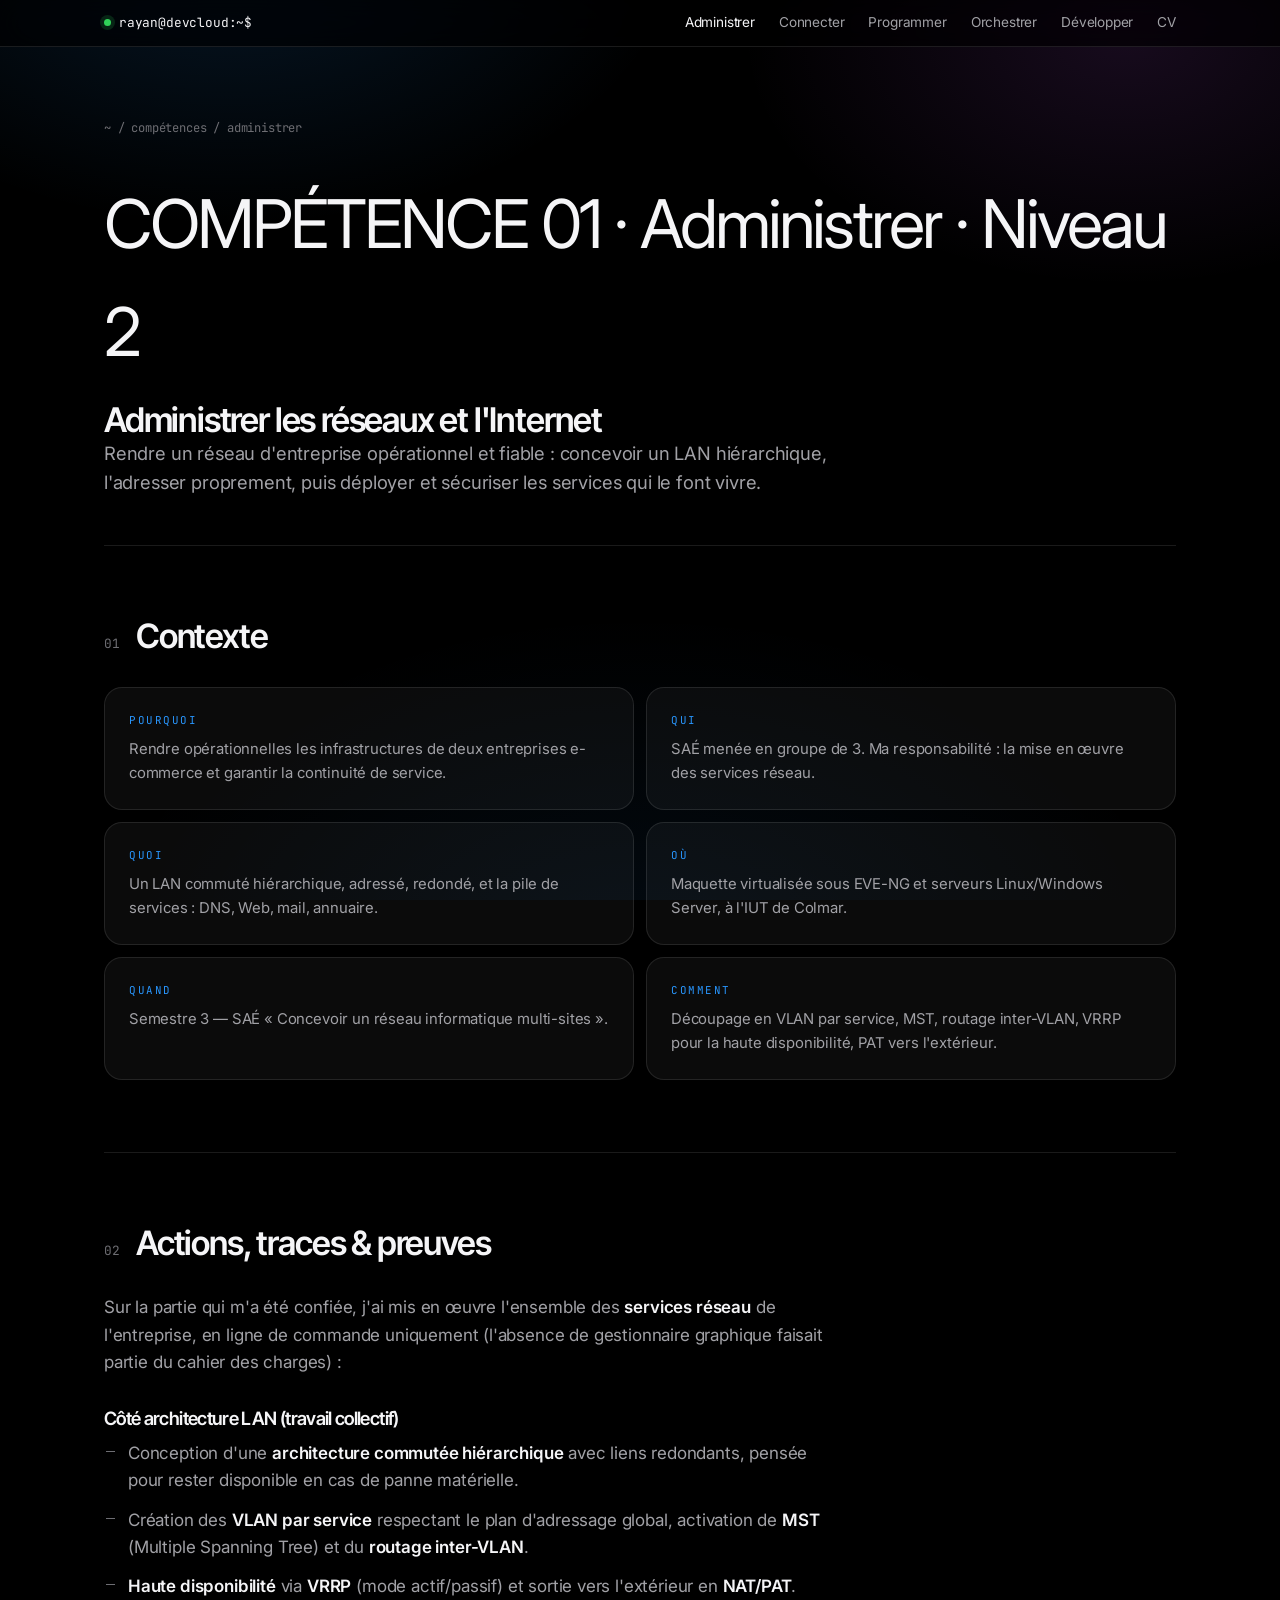
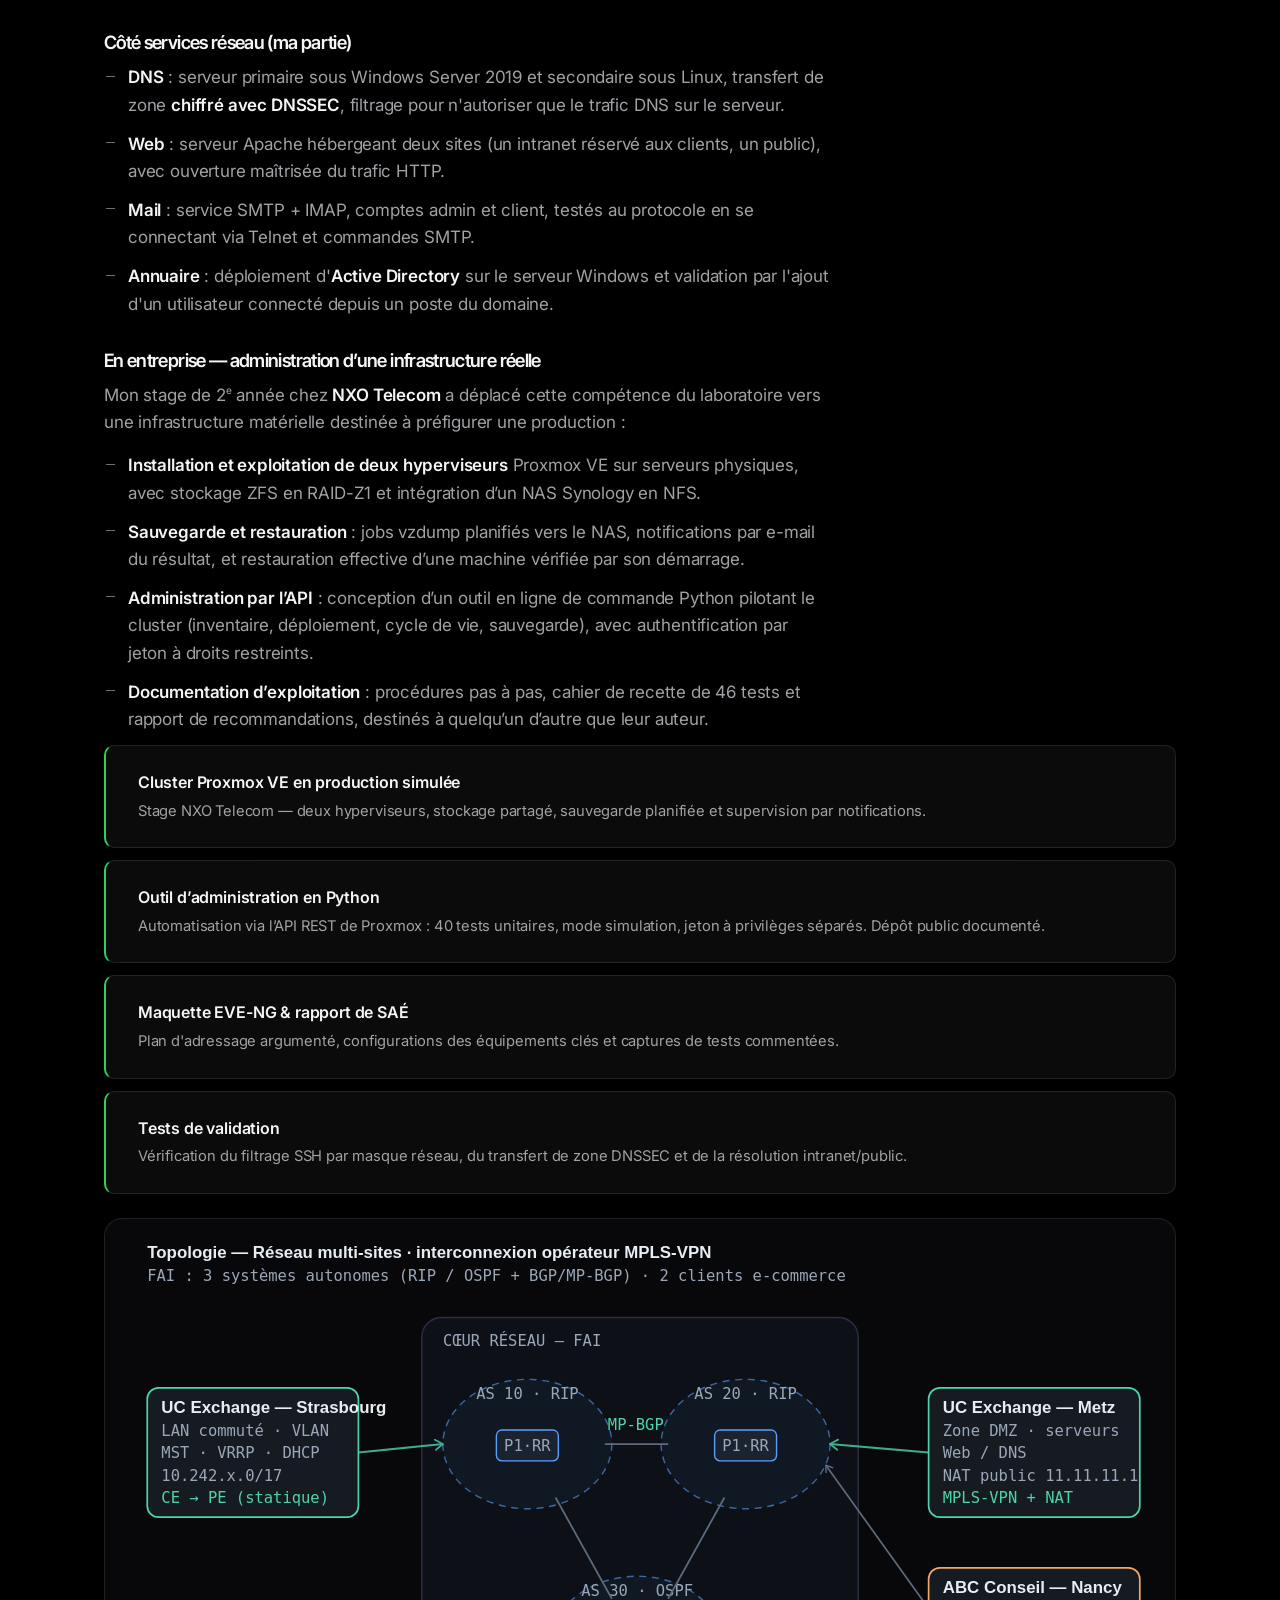
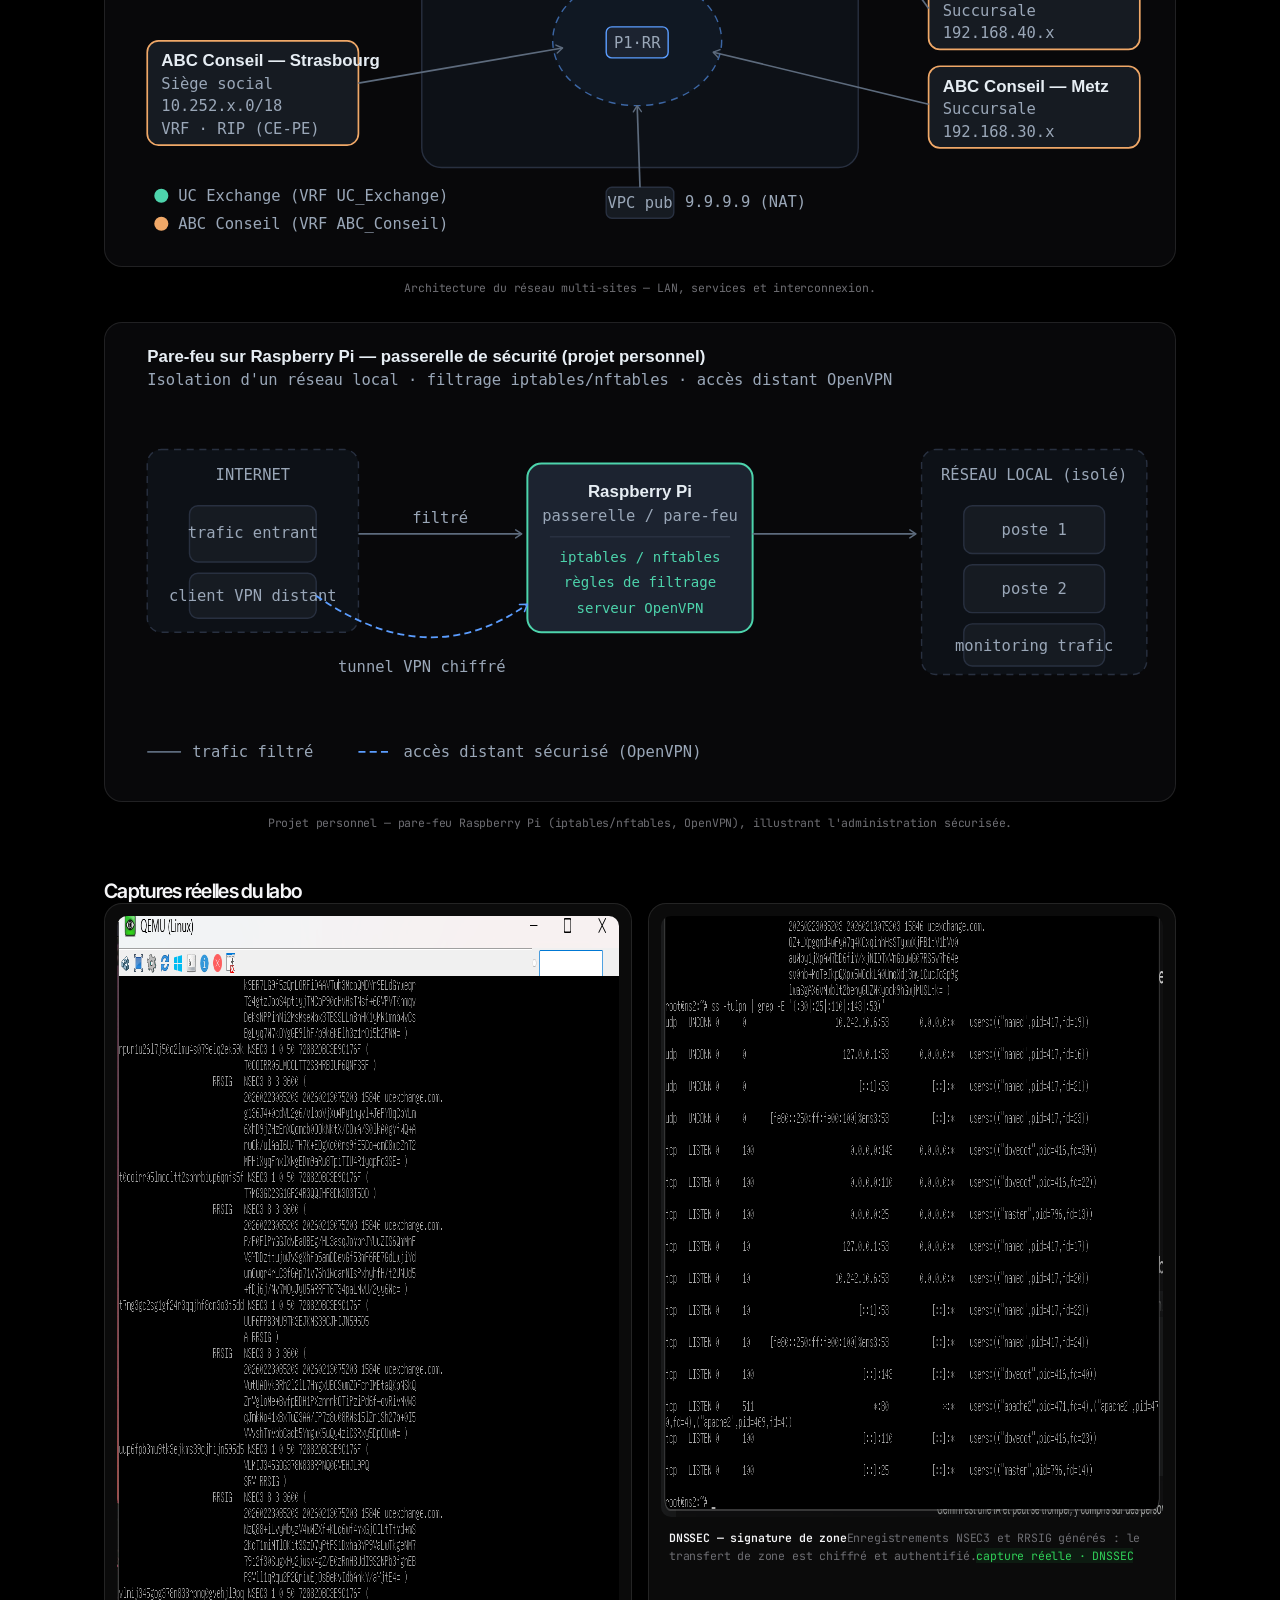
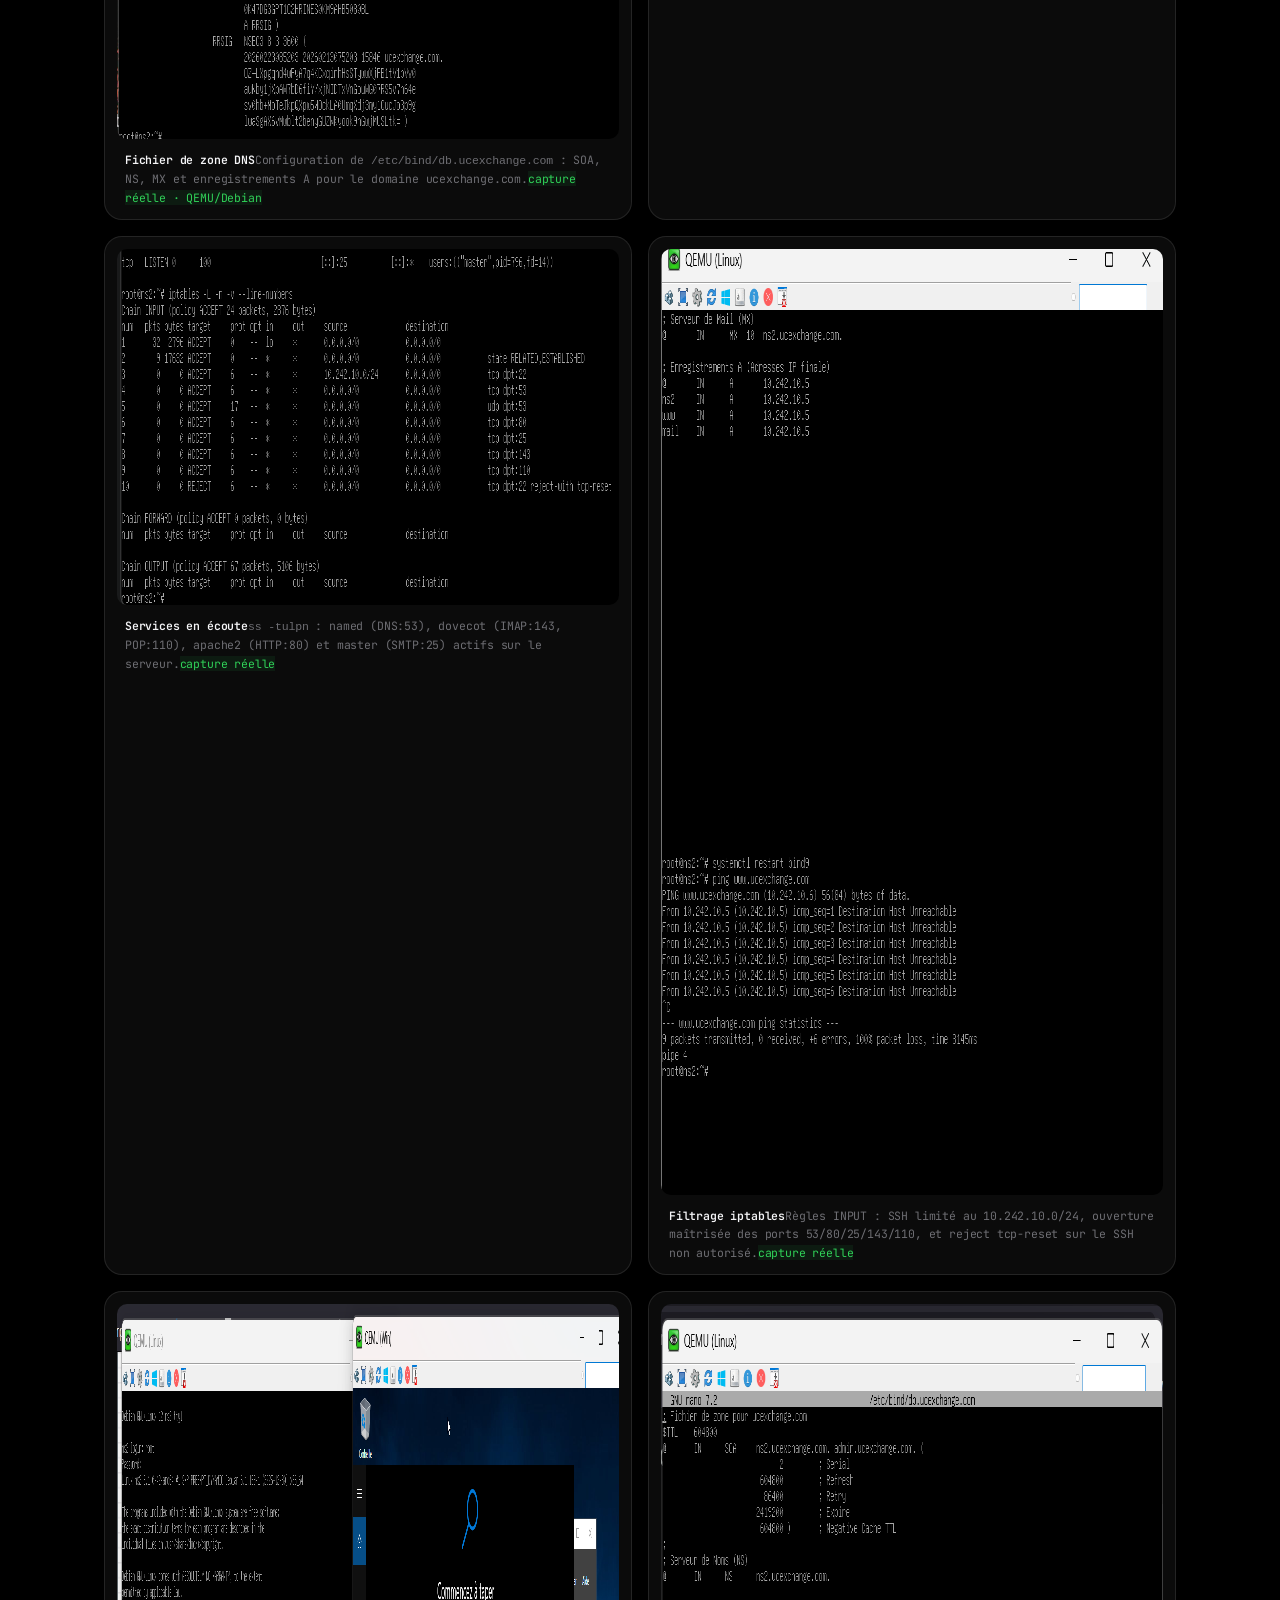
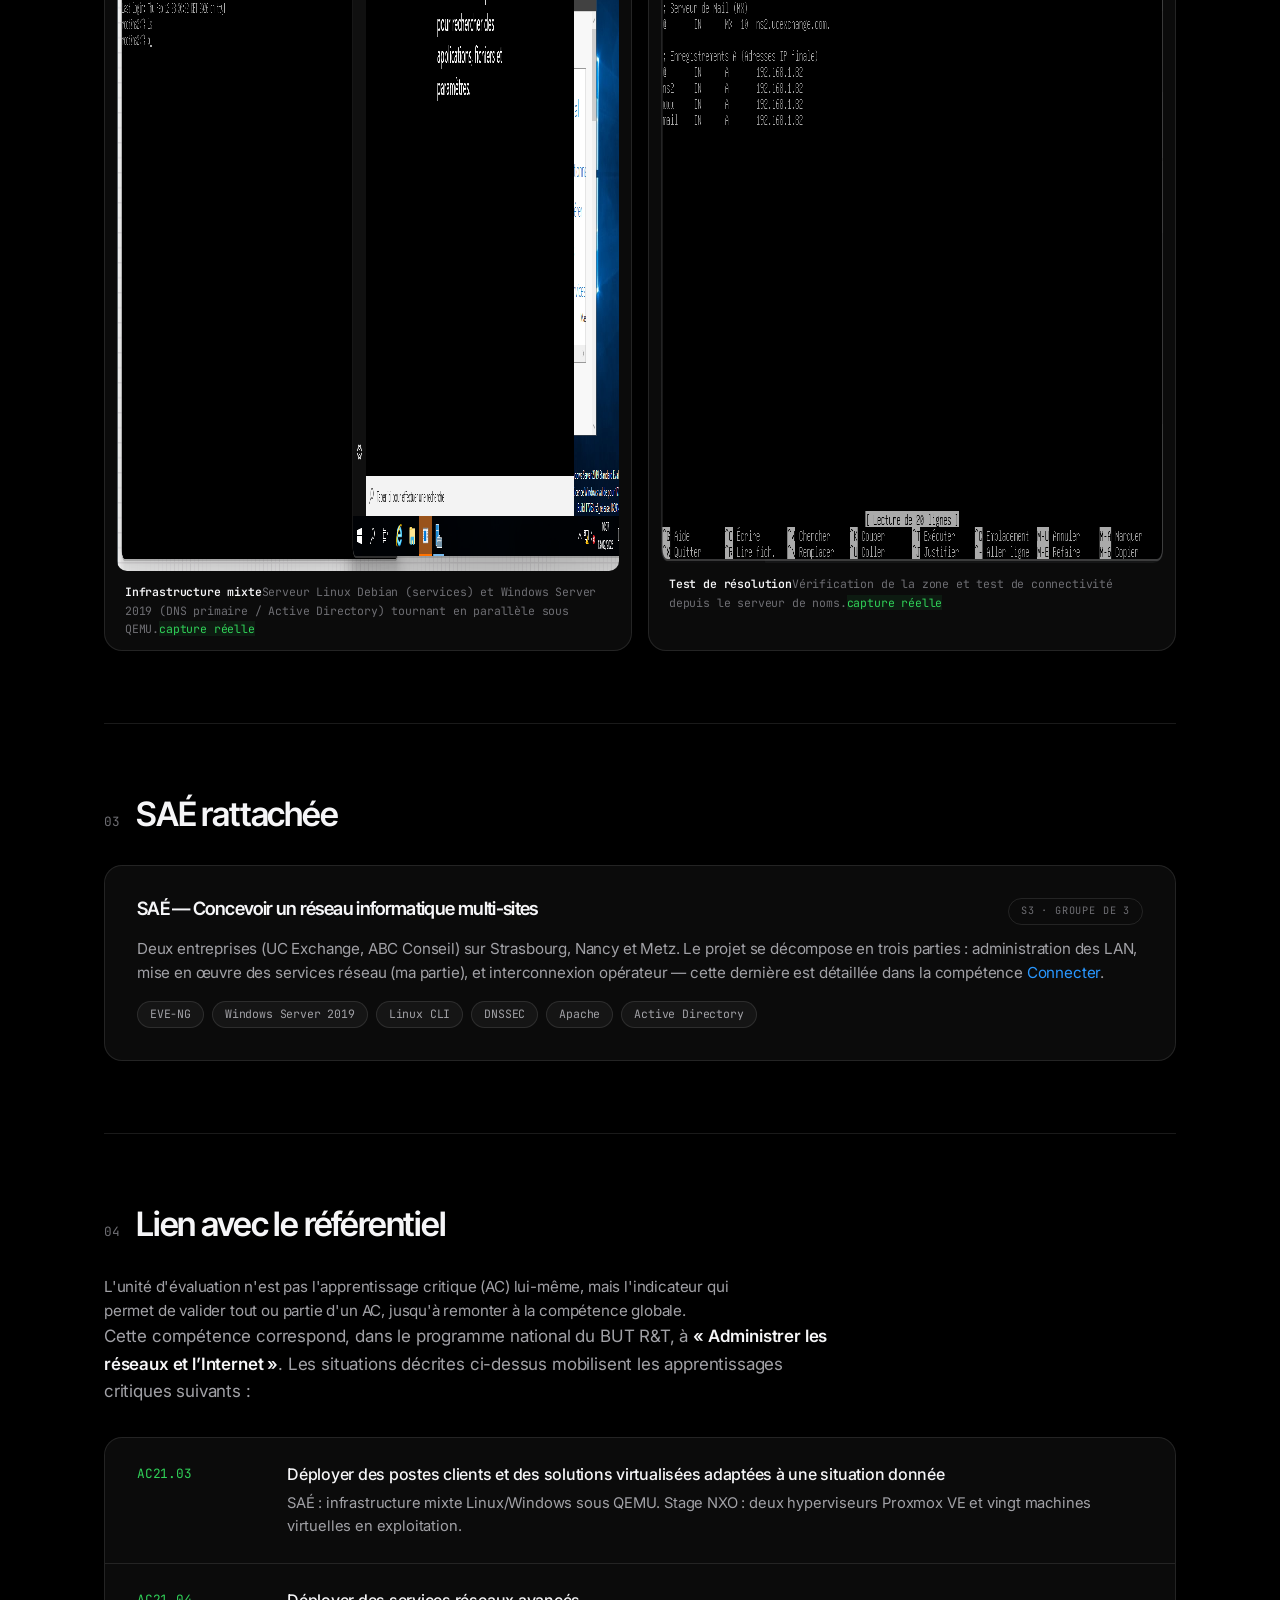
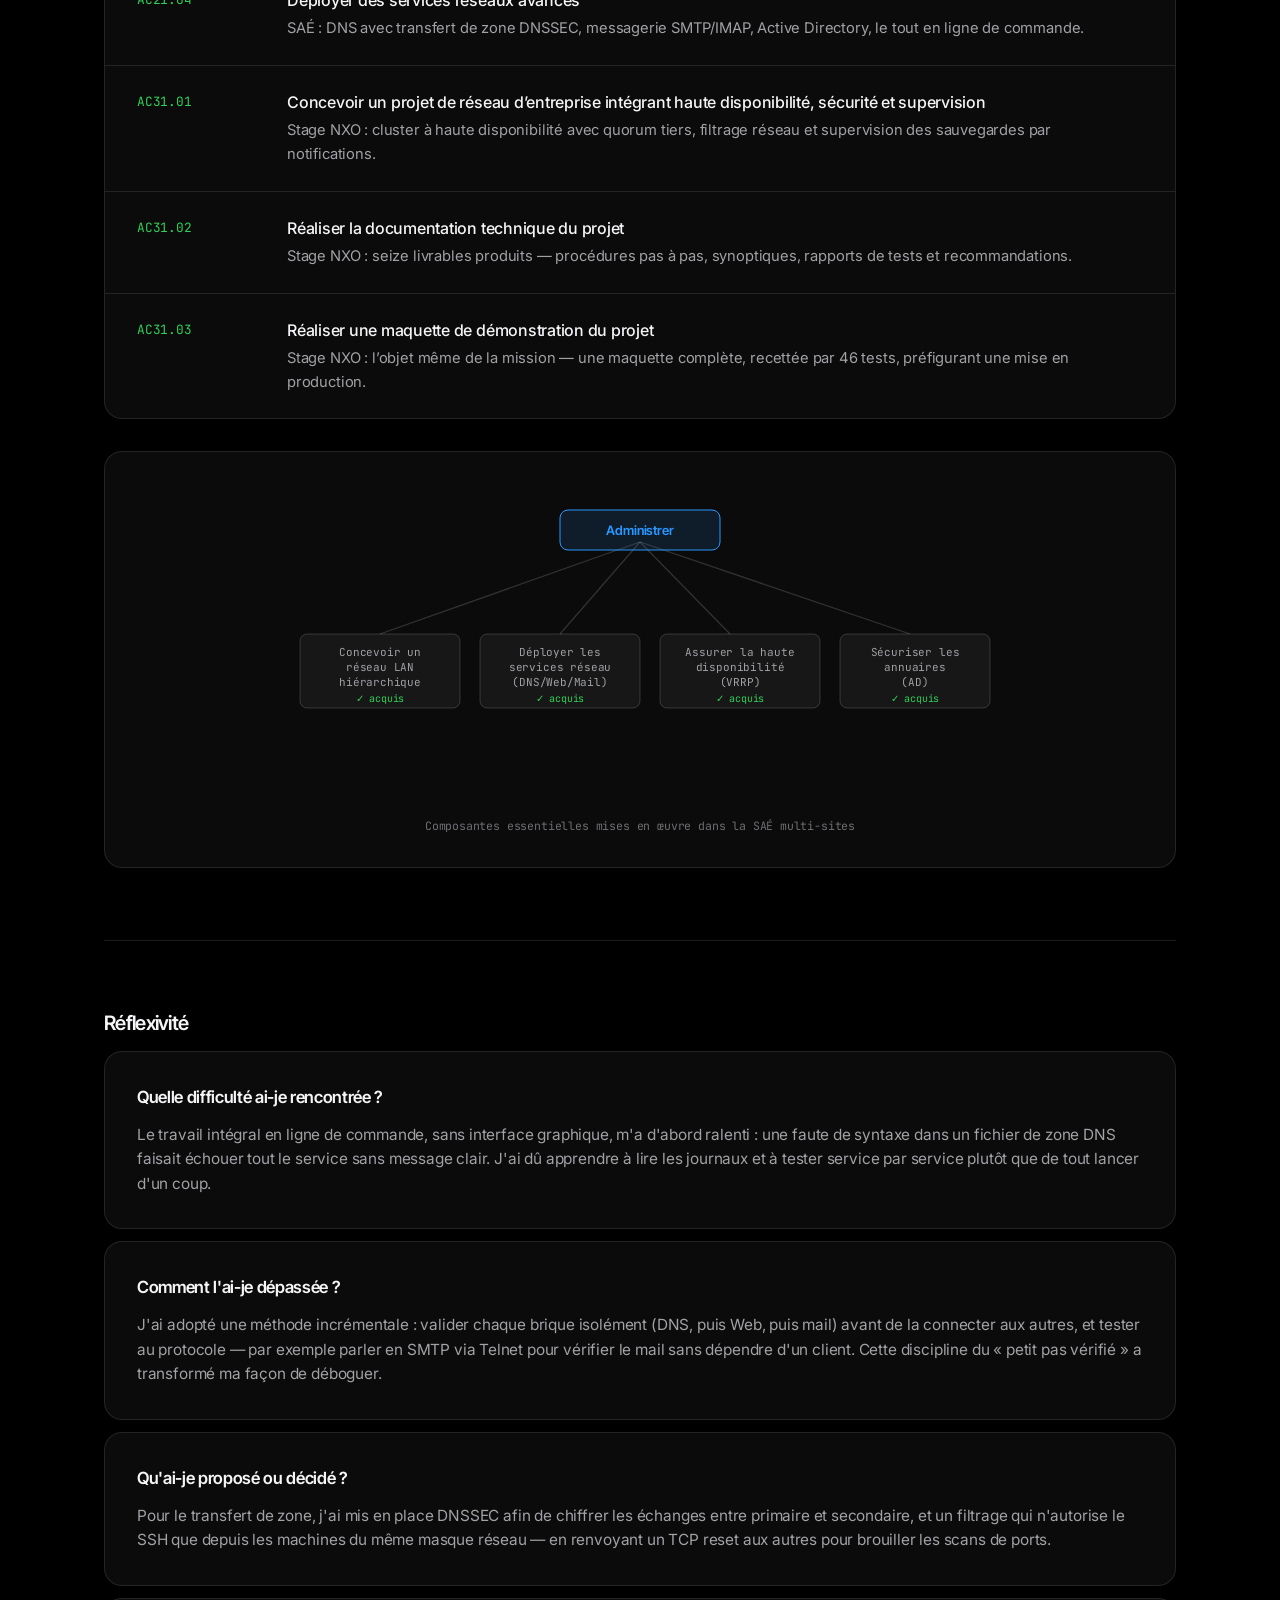
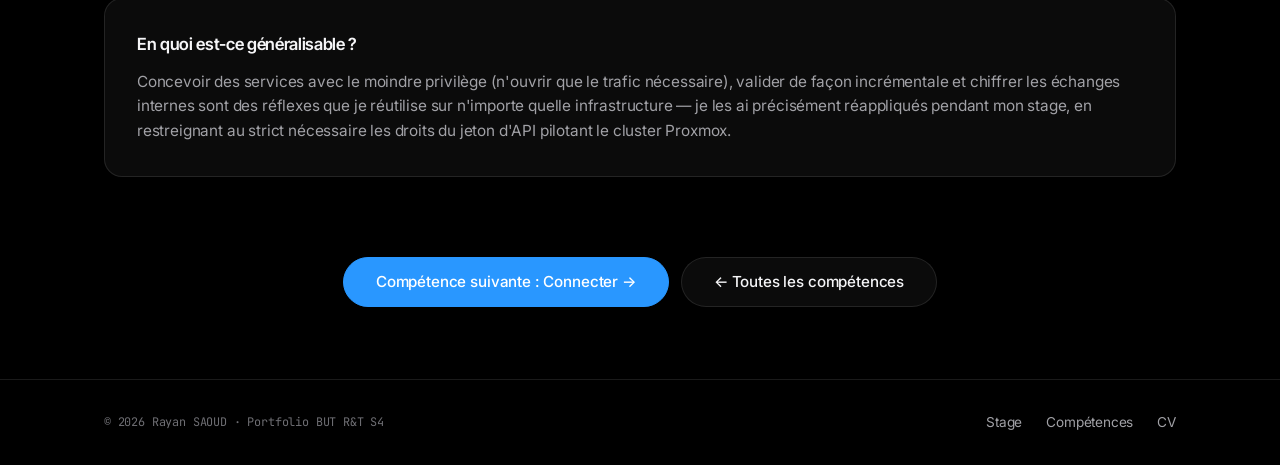
<file: competences/administrer.html>
<!DOCTYPE html>
<html lang="fr">
<head>
<meta charset="UTF-8">
<meta name="viewport" content="width=device-width, initial-scale=1.0">
<title>Administrer — Portfolio Rayan SAOUD</title>
<meta name="description" content="Compétence Administrer les réseaux et l'Internet — BUT R&T 2e année.">
<link rel="preconnect" href="https://fonts.googleapis.com">
<link rel="preconnect" href="https://fonts.gstatic.com" crossorigin>
<link href="https://fonts.googleapis.com/css2?family=Inter:wght@400;500;600&family=Inter+Tight:wght@500;600;700&family=JetBrains+Mono:wght@400;500&display=swap" rel="stylesheet">
<link rel="icon" href="data:image/svg+xml,%3Csvg xmlns='http://www.w3.org/2000/svg' viewBox='0 0 32 32'%3E%3Crect width='32' height='32' rx='7' fill='%23000'/%3E%3Ccircle cx='16' cy='16' r='5' fill='%2330d158'/%3E%3C/svg%3E">
<meta property="og:type" content="website">
<meta property="og:site_name" content="Portfolio — Rayan Saoud">
<meta property="og:title" content="Administrer — Portfolio Rayan SAOUD">
<meta property="og:description" content="Compétence Administrer les réseaux et l'Internet — BUT R&T 2e année.">
<meta property="og:url" content="https://ryn-s.github.io/portfoliort/">
<meta property="og:image" content="https://ryn-s.github.io/portfoliort/assets/img/preview.png">
<meta property="og:locale" content="fr_FR">
<meta name="twitter:card" content="summary_large_image">
<meta name="theme-color" content="#000000">
<link rel="stylesheet" href="../assets/css/style.css">
</head>
<body>
<div class="glow" aria-hidden="true"></div>

<nav class="nav">
  <div class="nav-inner">
    <a href="../index.html" class="brand"><span class="dot"></span>rayan@devcloud:~$</a>
    <button class="nav-toggle" aria-label="Menu">≡</button>
    <div class="nav-links">
      <a href="administrer.html" class="active">Administrer</a>
      <a href="connecter.html">Connecter</a>
      <a href="programmer.html">Programmer</a>
      <a href="orchestrer.html">Orchestrer</a>
      <a href="developper.html">Développer</a>
      <a href="../index.html#cv">CV</a>
    </div>
  </div>
</nav>

<header class="comp-hero">
  <div class="wrap">
    <div class="breadcrumb"><a href="../index.html">~</a> / <a href="../index.html#competences">compétences</a> / administrer</div>
    <div class="verb-big">COMPÉTENCE 01 · Administrer · Niveau 2</div>
    <h1>Administrer les réseaux et l'Internet</h1>
    <p class="lead">Rendre un réseau d'entreprise opérationnel et fiable : concevoir un LAN hiérarchique, l'adresser proprement, puis déployer et sécuriser les services qui le font vivre.</p>
  </div>
</header>

<main class="wrap">

  <!-- CONTEXTE -->
  <section class="subsection reveal">
    <h2><span class="marker">01</span> Contexte</h2>
    <div class="w-grid">
      <div class="w"><div class="q">Pourquoi</div><div class="a">Rendre opérationnelles les infrastructures de deux entreprises e-commerce et garantir la continuité de service.</div></div>
      <div class="w"><div class="q">Qui</div><div class="a">SAÉ menée en groupe de 3. Ma responsabilité : la mise en œuvre des services réseau.</div></div>
      <div class="w"><div class="q">Quoi</div><div class="a">Un LAN commuté hiérarchique, adressé, redondé, et la pile de services : DNS, Web, mail, annuaire.</div></div>
      <div class="w"><div class="q">Où</div><div class="a">Maquette virtualisée sous EVE-NG et serveurs Linux/Windows Server, à l'IUT de Colmar.</div></div>
      <div class="w"><div class="q">Quand</div><div class="a">Semestre 3 — SAÉ « Concevoir un réseau informatique multi-sites ».</div></div>
      <div class="w"><div class="q">Comment</div><div class="a">Découpage en VLAN par service, MST, routage inter-VLAN, VRRP pour la haute disponibilité, PAT vers l'extérieur.</div></div>
    </div>
  </section>

  <!-- ACTIONS / PREUVES -->
  <section class="subsection reveal">
    <h2><span class="marker">02</span> Actions, traces &amp; preuves</h2>
    <div class="prose">
      <p>Sur la partie qui m'a été confiée, j'ai mis en œuvre l'ensemble des <strong>services réseau</strong> de l'entreprise, en ligne de commande uniquement (l'absence de gestionnaire graphique faisait partie du cahier des charges) :</p>
      <h3>Côté architecture LAN (travail collectif)</h3>
      <ul>
        <li>Conception d'une <strong>architecture commutée hiérarchique</strong> avec liens redondants, pensée pour rester disponible en cas de panne matérielle.</li>
        <li>Création des <strong>VLAN par service</strong> respectant le plan d'adressage global, activation de <strong>MST</strong> (Multiple Spanning Tree) et du <strong>routage inter-VLAN</strong>.</li>
        <li><strong>Haute disponibilité</strong> via <strong>VRRP</strong> (mode actif/passif) et sortie vers l'extérieur en <strong>NAT/PAT</strong>.</li>
      </ul>
      <h3>Côté services réseau (ma partie)</h3>
      <ul>
        <li><strong>DNS</strong> : serveur primaire sous Windows Server 2019 et secondaire sous Linux, transfert de zone <strong>chiffré avec DNSSEC</strong>, filtrage pour n'autoriser que le trafic DNS sur le serveur.</li>
        <li><strong>Web</strong> : serveur Apache hébergeant deux sites (un intranet réservé aux clients, un public), avec ouverture maîtrisée du trafic HTTP.</li>
        <li><strong>Mail</strong> : service SMTP + IMAP, comptes admin et client, testés au protocole en se connectant via Telnet et commandes SMTP.</li>
        <li><strong>Annuaire</strong> : déploiement d'<strong>Active Directory</strong> sur le serveur Windows et validation par l'ajout d'un utilisateur connecté depuis un poste du domaine.</li>
      </ul>
      <h3>En entreprise — administration d’une infrastructure réelle</h3>
      <p>Mon stage de 2<sup>e</sup> année chez <strong>NXO Telecom</strong> a déplacé cette compétence du laboratoire vers une infrastructure matérielle destinée à préfigurer une production :</p>
      <ul>
        <li><strong>Installation et exploitation de deux hyperviseurs</strong> Proxmox VE sur serveurs physiques, avec stockage ZFS en RAID-Z1 et intégration d’un NAS Synology en NFS.</li>
        <li><strong>Sauvegarde et restauration</strong> : jobs vzdump planifiés vers le NAS, notifications par e-mail du résultat, et restauration effective d’une machine vérifiée par son démarrage.</li>
        <li><strong>Administration par l’API</strong> : conception d’un outil en ligne de commande Python pilotant le cluster (inventaire, déploiement, cycle de vie, sauvegarde), avec authentification par jeton à droits restreints.</li>
        <li><strong>Documentation d’exploitation</strong> : procédures pas à pas, cahier de recette de 46 tests et rapport de recommandations, destinés à quelqu’un d’autre que leur auteur.</li>
      </ul>
    </div>
    <div class="evidence">
      <div class="ev"><div class="t">Cluster Proxmox VE en production simulée</div><div class="d">Stage NXO Telecom — deux hyperviseurs, stockage partagé, sauvegarde planifiée et supervision par notifications.</div></div>
      <div class="ev"><div class="t">Outil d’administration en Python</div><div class="d">Automatisation via l’API REST de Proxmox : 40 tests unitaires, mode simulation, jeton à privilèges séparés. Dépôt public documenté.</div></div>
      <div class="ev"><div class="t">Maquette EVE-NG &amp; rapport de SAÉ</div><div class="d">Plan d'adressage argumenté, configurations des équipements clés et captures de tests commentées.</div></div>
      <div class="ev"><div class="t">Tests de validation</div><div class="d">Vérification du filtrage SSH par masque réseau, du transfert de zone DNSSEC et de la résolution intranet/public.</div></div>
    </div>
    <figure class="figure">
      <img src="../assets/img/topologie-multisite.svg" alt="Topologie du réseau multi-sites">
      <figcaption>Architecture du réseau multi-sites — LAN, services et interconnexion.</figcaption>
    </figure>
    <figure class="figure">
      <img src="../assets/img/firewall-raspberry.svg" alt="Pare-feu sur Raspberry Pi">
      <figcaption>Projet personnel — pare-feu Raspberry Pi (iptables/nftables, OpenVPN), illustrant l'administration sécurisée.</figcaption>
    </figure>

    <h3 class="stack-lg">Captures réelles du labo</h3>
    <div class="captures">
      <figure class="capture">
        <img src="../assets/img/captures/dns-zone-nano.png" alt="Fichier de zone DNS db.ucexchange.com édité sous nano" width="1028" height="823">
        <figcaption><strong>Fichier de zone DNS</strong>Configuration de <code>/etc/bind/db.ucexchange.com</code> : SOA, NS, MX et enregistrements A pour le domaine ucexchange.com.<span class="badge-real">capture réelle · QEMU/Debian</span></figcaption>
      </figure>
      <figure class="capture">
        <img src="../assets/img/captures/dnssec-nsec3.png" alt="Enregistrements DNSSEC NSEC3 et RRSIG" width="1042" height="601">
        <figcaption><strong>DNSSEC — signature de zone</strong>Enregistrements NSEC3 et RRSIG générés : le transfert de zone est chiffré et authentifié.<span class="badge-real">capture réelle · DNSSEC</span></figcaption>
      </figure>
      <figure class="capture">
        <img src="../assets/img/captures/ss-services.png" alt="Sortie de ss -tulpn montrant les services en écoute" width="1031" height="356">
        <figcaption><strong>Services en écoute</strong><code>ss -tulpn</code> : named (DNS:53), dovecot (IMAP:143, POP:110), apache2 (HTTP:80) et master (SMTP:25) actifs sur le serveur.<span class="badge-real">capture réelle</span></figcaption>
      </figure>
      <figure class="capture">
        <img src="../assets/img/captures/iptables-rules.png" alt="Règles iptables affichées" width="955" height="946">
        <figcaption><strong>Filtrage iptables</strong>Règles INPUT : SSH limité au 10.242.10.0/24, ouverture maîtrisée des ports 53/80/25/143/110, et reject tcp-reset sur le SSH non autorisé.<span class="badge-real">capture réelle</span></figcaption>
      </figure>
      <figure class="capture">
        <img src="../assets/img/captures/qemu-linux-windows.png" alt="Linux Debian et Windows Server 2019 côte à côte dans QEMU" width="1861" height="867">
        <figcaption><strong>Infrastructure mixte</strong>Serveur Linux Debian (services) et Windows Server 2019 (DNS primaire / Active Directory) tournant en parallèle sous QEMU.<span class="badge-real">capture réelle</span></figcaption>
      </figure>
      <figure class="capture">
        <img src="../assets/img/captures/dns-zone-ping.png" alt="Zone DNS et test de ping" width="1029" height="859">
        <figcaption><strong>Test de résolution</strong>Vérification de la zone et test de connectivité depuis le serveur de noms.<span class="badge-real">capture réelle</span></figcaption>
      </figure>
    </div>
  </section>

  <!-- SAE -->
  <section class="subsection reveal">
    <h2><span class="marker">03</span> SAÉ rattachée</h2>
    <div class="proj">
      <div class="head"><h3>SAÉ — Concevoir un réseau informatique multi-sites</h3><span class="badge">S3 · groupe de 3</span></div>
      <p>Deux entreprises (UC Exchange, ABC Conseil) sur Strasbourg, Nancy et Metz. Le projet se décompose en trois parties : administration des LAN, mise en œuvre des services réseau (ma partie), et interconnexion opérateur — cette dernière est détaillée dans la compétence <a href="connecter.html">Connecter</a>.</p>
      <div class="tags"><span class="tag">EVE-NG</span><span class="tag">Windows Server 2019</span><span class="tag">Linux CLI</span><span class="tag">DNSSEC</span><span class="tag">Apache</span><span class="tag">Active Directory</span></div>
    </div>
  </section>

  <!-- REFERENTIEL -->
  <section class="subsection reveal">
    <h2><span class="marker">04</span> Lien avec le référentiel</h2>
    <p class="prose note">L'unité d'évaluation n'est pas l'apprentissage critique (AC) lui-même, mais l'indicateur qui permet de valider tout ou partie d'un AC, jusqu'à remonter à la compétence globale.</p>
    <div class="prose lead-in">
      <p>Cette compétence correspond, dans le programme national du BUT R&amp;T, à <strong>« Administrer les réseaux et l’Internet »</strong>. Les situations décrites ci-dessus mobilisent les apprentissages critiques suivants :</p>
    </div>
    <div class="ac-list lead-in">
      <div class="ac"><div class="ac-code">AC21.03</div><div><div class="ac-label">Déployer des postes clients et des solutions virtualisées adaptées à une situation donnée</div><div class="ac-proof">SAÉ : infrastructure mixte Linux/Windows sous QEMU. Stage NXO : deux hyperviseurs Proxmox VE et vingt machines virtuelles en exploitation.</div></div></div>
      <div class="ac"><div class="ac-code">AC21.04</div><div><div class="ac-label">Déployer des services réseaux avancés</div><div class="ac-proof">SAÉ : DNS avec transfert de zone DNSSEC, messagerie SMTP/IMAP, Active Directory, le tout en ligne de commande.</div></div></div>
      <div class="ac"><div class="ac-code">AC31.01</div><div><div class="ac-label">Concevoir un projet de réseau d’entreprise intégrant haute disponibilité, sécurité et supervision</div><div class="ac-proof">Stage NXO : cluster à haute disponibilité avec quorum tiers, filtrage réseau et supervision des sauvegardes par notifications.</div></div></div>
      <div class="ac"><div class="ac-code">AC31.02</div><div><div class="ac-label">Réaliser la documentation technique du projet</div><div class="ac-proof">Stage NXO : seize livrables produits — procédures pas à pas, synoptiques, rapports de tests et recommandations.</div></div></div>
      <div class="ac"><div class="ac-code">AC31.03</div><div><div class="ac-label">Réaliser une maquette de démonstration du projet</div><div class="ac-proof">Stage NXO : l’objet même de la mission — une maquette complète, recettée par 46 tests, préfigurant une mise en production.</div></div></div>
    </div>
    <div class="ref-tree">
      <svg class="svg-tree" viewBox="0 0 760 300" role="img" aria-label="Arbre de la compétence Administrer">
        <!-- edges -->
        <path class="edge" d="M380,58 L120,150"/>
        <path class="edge" d="M380,58 L300,150"/>
        <path class="edge" d="M380,58 L470,150"/>
        <path class="edge" d="M380,58 L650,150"/>
        <!-- comp node -->
        <rect class="node-comp" x="300" y="26" width="160" height="40" rx="8"/>
        <text class="node-comp-label" x="380" y="51" text-anchor="middle">Administrer</text>
        <!-- AC nodes -->
        <g>
          <rect class="node-ac" x="40" y="150" width="160" height="74" rx="7"/>
          <text class="node-ac-label" x="120" y="172" text-anchor="middle">Concevoir un</text>
          <text class="node-ac-label" x="120" y="187" text-anchor="middle">réseau LAN</text>
          <text class="node-ac-label" x="120" y="202" text-anchor="middle">hiérarchique</text>
          <text class="chk" x="120" y="218" text-anchor="middle">✓ acquis</text>
        </g>
        <g>
          <rect class="node-ac" x="220" y="150" width="160" height="74" rx="7"/>
          <text class="node-ac-label" x="300" y="172" text-anchor="middle">Déployer les</text>
          <text class="node-ac-label" x="300" y="187" text-anchor="middle">services réseau</text>
          <text class="node-ac-label" x="300" y="202" text-anchor="middle">(DNS/Web/Mail)</text>
          <text class="chk" x="300" y="218" text-anchor="middle">✓ acquis</text>
        </g>
        <g>
          <rect class="node-ac" x="400" y="150" width="160" height="74" rx="7"/>
          <text class="node-ac-label" x="480" y="172" text-anchor="middle">Assurer la haute</text>
          <text class="node-ac-label" x="480" y="187" text-anchor="middle">disponibilité</text>
          <text class="node-ac-label" x="480" y="202" text-anchor="middle">(VRRP)</text>
          <text class="chk" x="480" y="218" text-anchor="middle">✓ acquis</text>
        </g>
        <g>
          <rect class="node-ac" x="580" y="150" width="150" height="74" rx="7"/>
          <text class="node-ac-label" x="655" y="172" text-anchor="middle">Sécuriser les</text>
          <text class="node-ac-label" x="655" y="187" text-anchor="middle">annuaires</text>
          <text class="node-ac-label" x="655" y="202" text-anchor="middle">(AD)</text>
          <text class="chk" x="655" y="218" text-anchor="middle">✓ acquis</text>
        </g>
      </svg>
      <div class="ref-caption">Composantes essentielles mises en œuvre dans la SAÉ multi-sites</div>
    </div>
  </section>

  <!-- REFLEXIVITE -->
  <section class="subsection reveal">
    <div class="reflex">
      <h3>Réflexivité</h3>
      <div class="q-list">
        <div class="qa"><div class="q">Quelle difficulté ai-je rencontrée ?</div><div class="a">Le travail intégral en ligne de commande, sans interface graphique, m'a d'abord ralenti : une faute de syntaxe dans un fichier de zone DNS faisait échouer tout le service sans message clair. J'ai dû apprendre à lire les journaux et à tester service par service plutôt que de tout lancer d'un coup.</div></div>
        <div class="qa"><div class="q">Comment l'ai-je dépassée ?</div><div class="a">J'ai adopté une méthode incrémentale : valider chaque brique isolément (DNS, puis Web, puis mail) avant de la connecter aux autres, et tester au protocole — par exemple parler en SMTP via Telnet pour vérifier le mail sans dépendre d'un client. Cette discipline du « petit pas vérifié » a transformé ma façon de déboguer.</div></div>
        <div class="qa"><div class="q">Qu'ai-je proposé ou décidé ?</div><div class="a">Pour le transfert de zone, j'ai mis en place DNSSEC afin de chiffrer les échanges entre primaire et secondaire, et un filtrage qui n'autorise le SSH que depuis les machines du même masque réseau — en renvoyant un TCP reset aux autres pour brouiller les scans de ports.</div></div>
        <div class="qa"><div class="q">En quoi est-ce généralisable ?</div><div class="a">Concevoir des services avec le moindre privilège (n'ouvrir que le trafic nécessaire), valider de façon incrémentale et chiffrer les échanges internes sont des réflexes que je réutilise sur n'importe quelle infrastructure — je les ai précisément réappliqués pendant mon stage, en restreignant au strict nécessaire les droits du jeton d'API pilotant le cluster Proxmox.</div></div>
      </div>
    </div>
  </section>

  <div class="hero-cta cta-band reveal">
    <a href="connecter.html" class="btn btn-primary">Compétence suivante : Connecter →</a>
    <a href="../index.html#competences" class="btn">← Toutes les compétences</a>
  </div>
</main>

<footer>
  <div class="wrap foot-inner">
    <div class="copy">© 2026 Rayan SAOUD · Portfolio BUT R&amp;T S4</div>
    <div class="foot-links"><a href="../index.html#stage">Stage</a>
      <a href="../index.html#competences">Compétences</a><a href="../index.html#cv">CV</a></div>
  </div>
</footer>

<script src="../assets/js/main.js"></script>
</body>
</html>
</file>
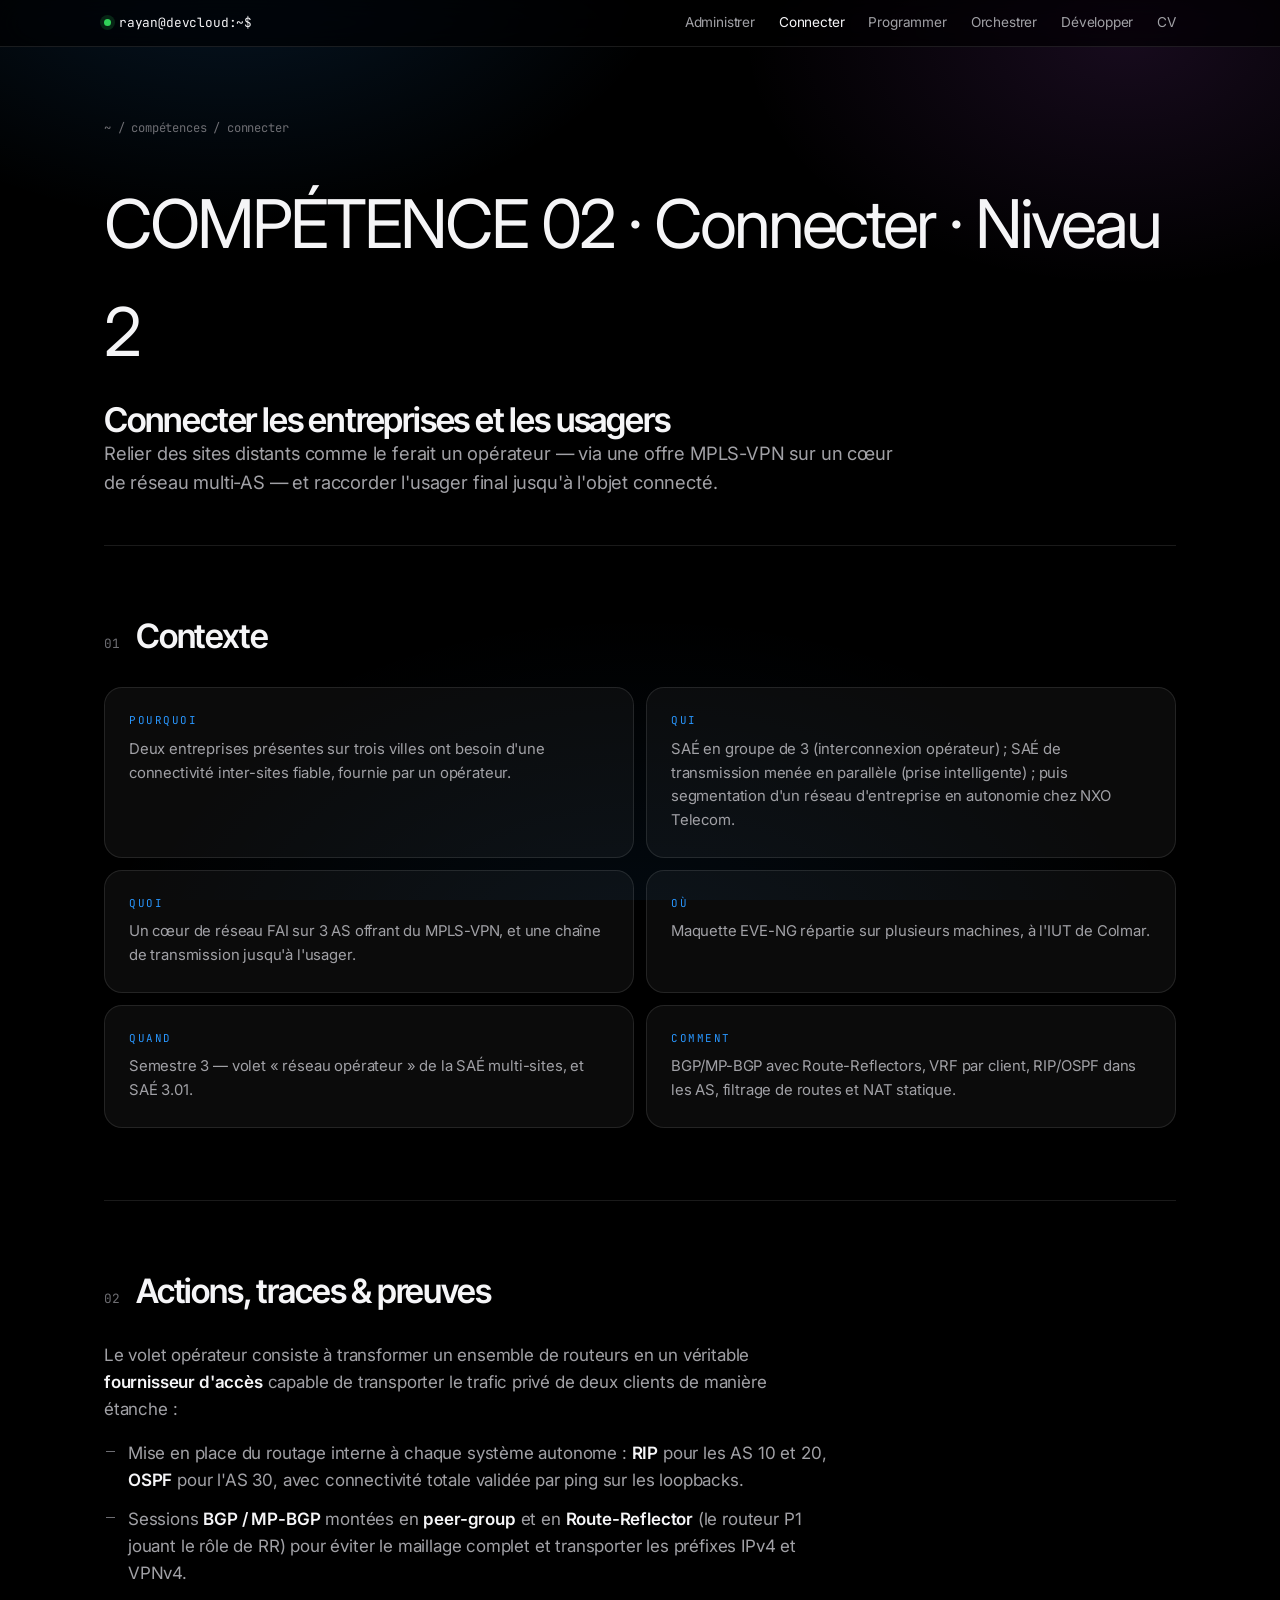
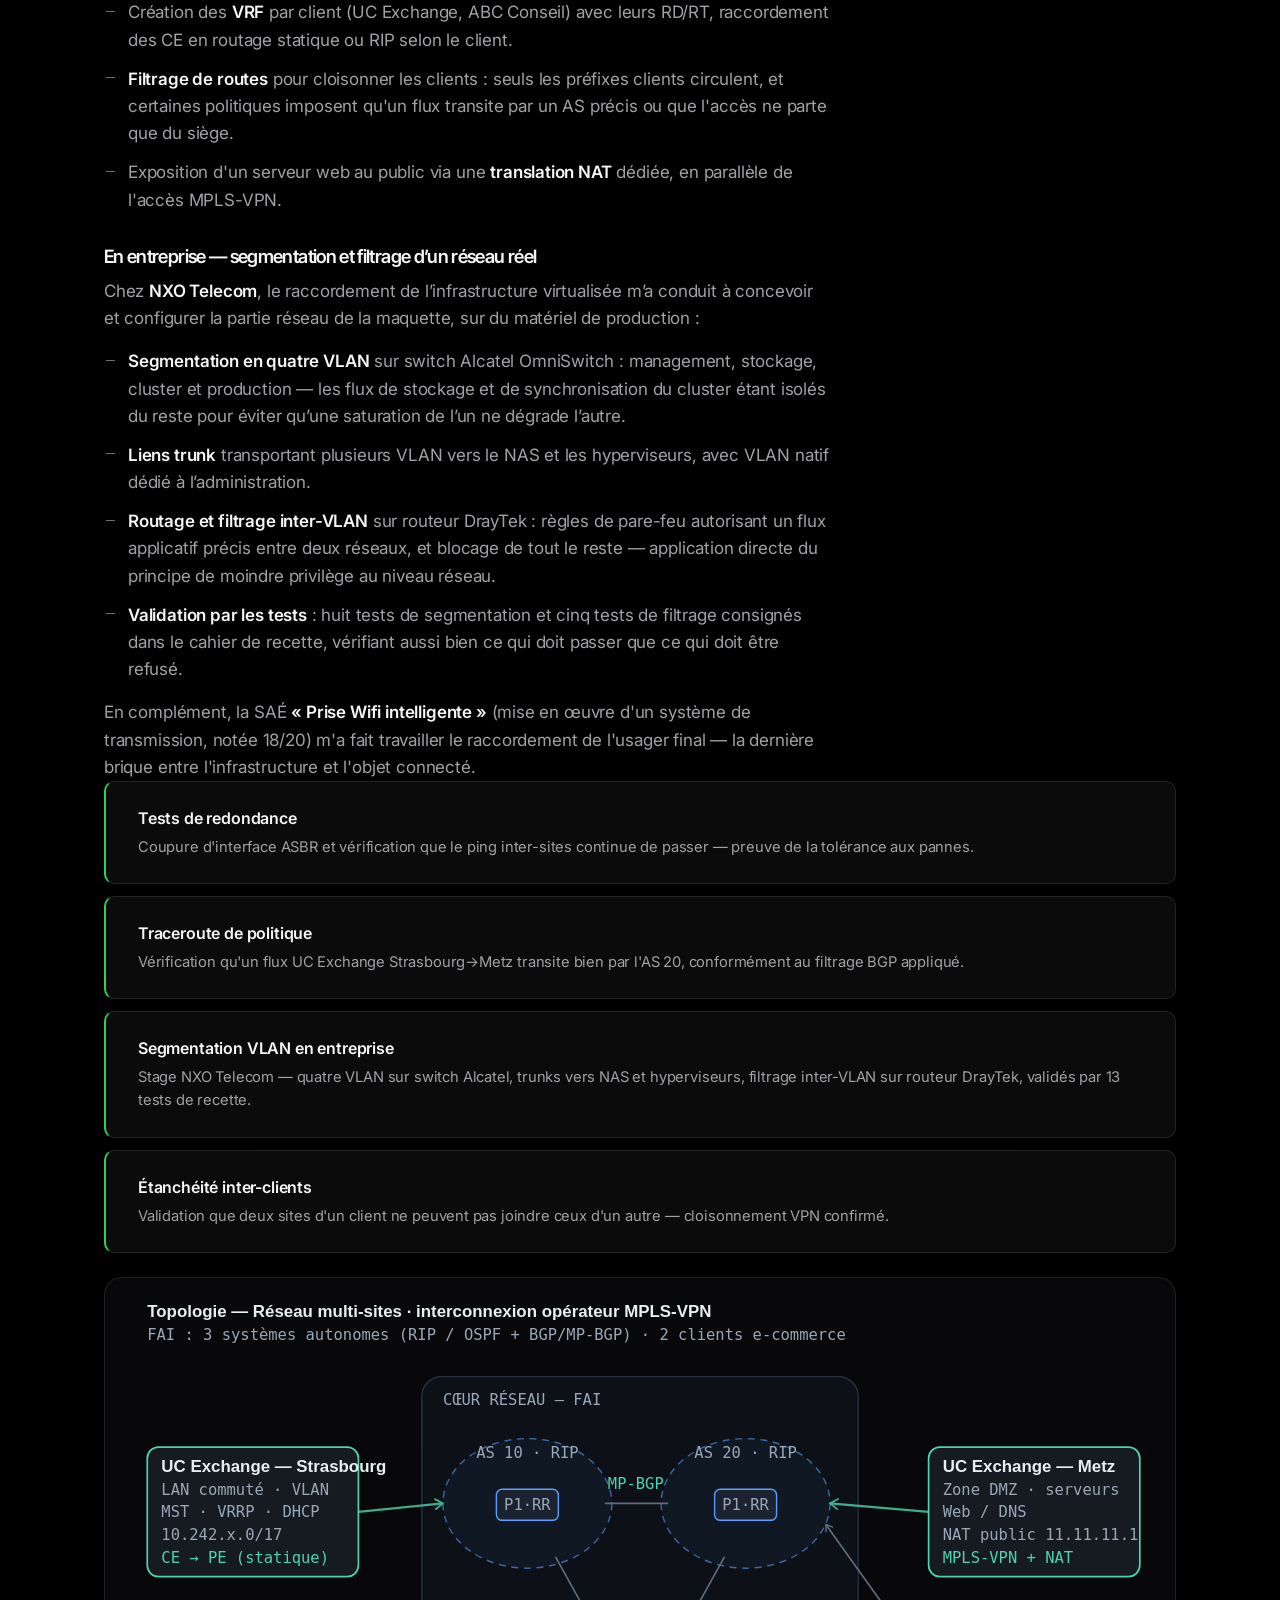
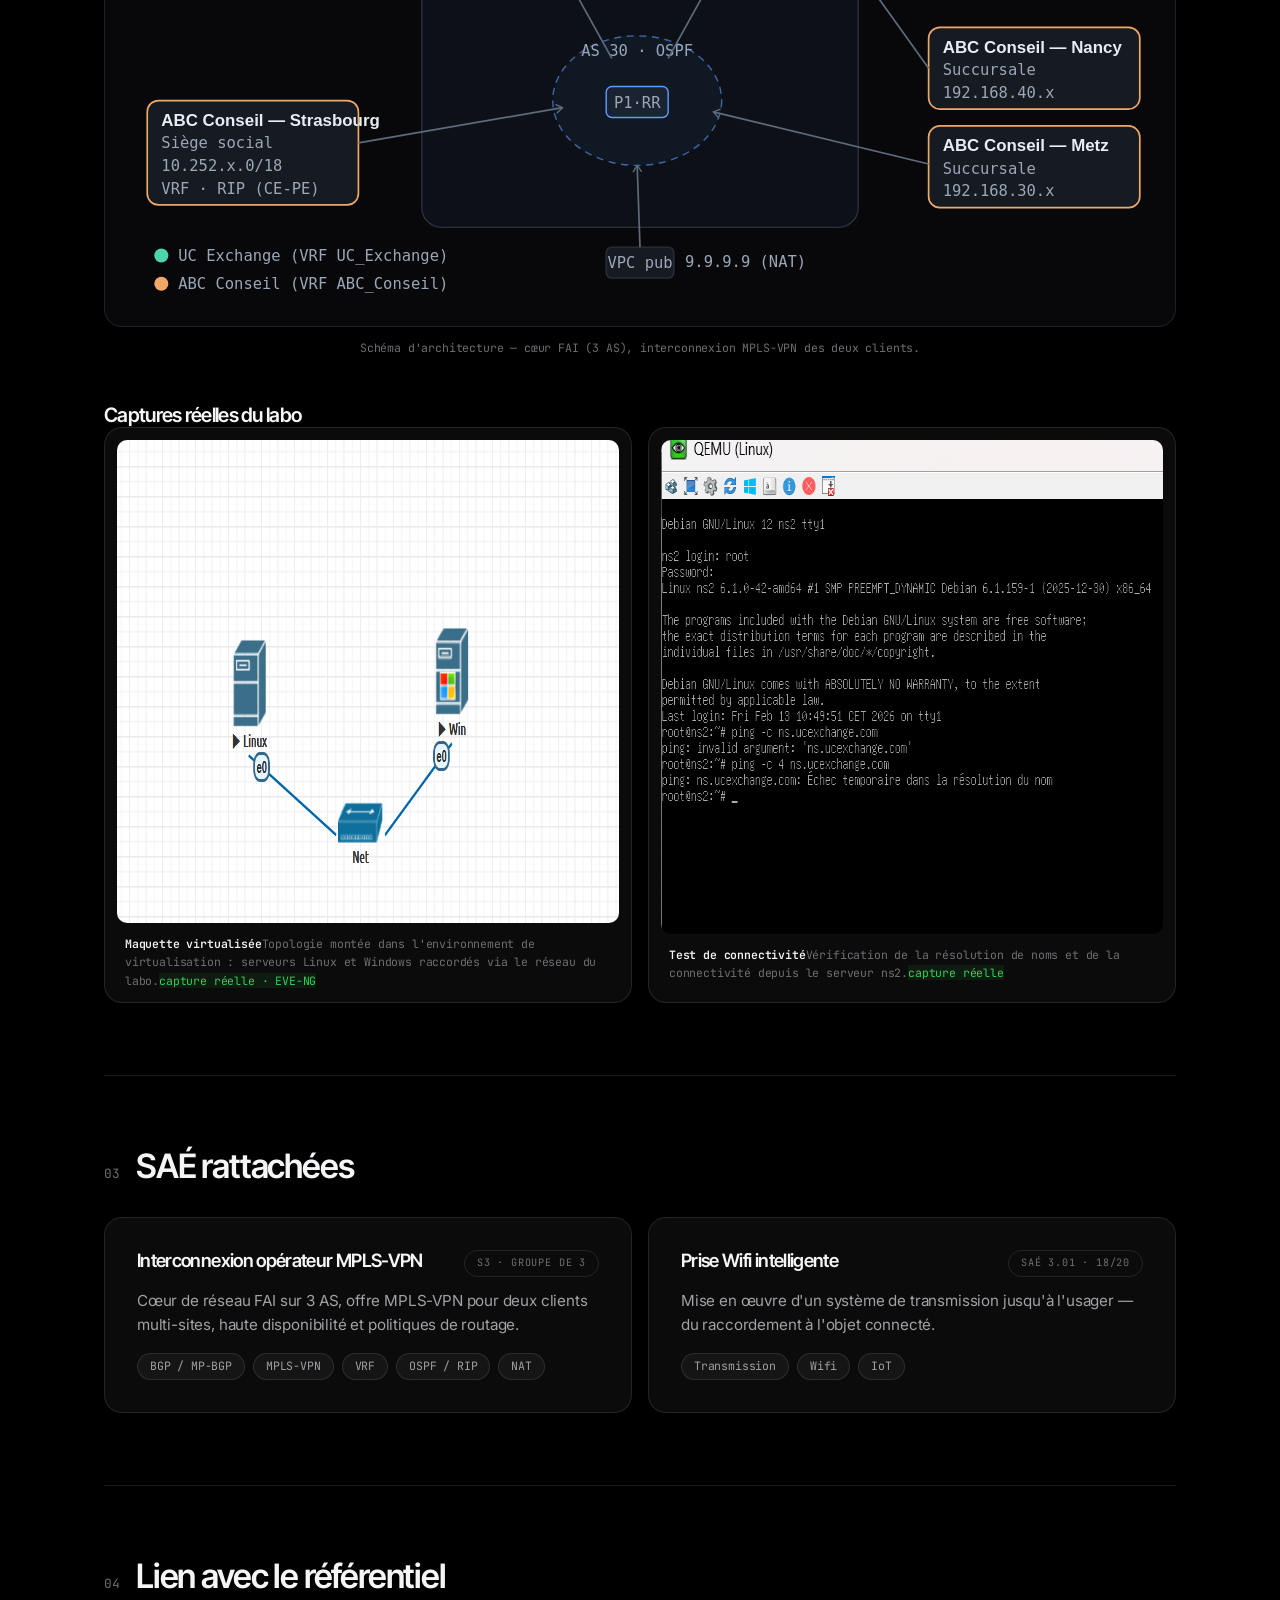
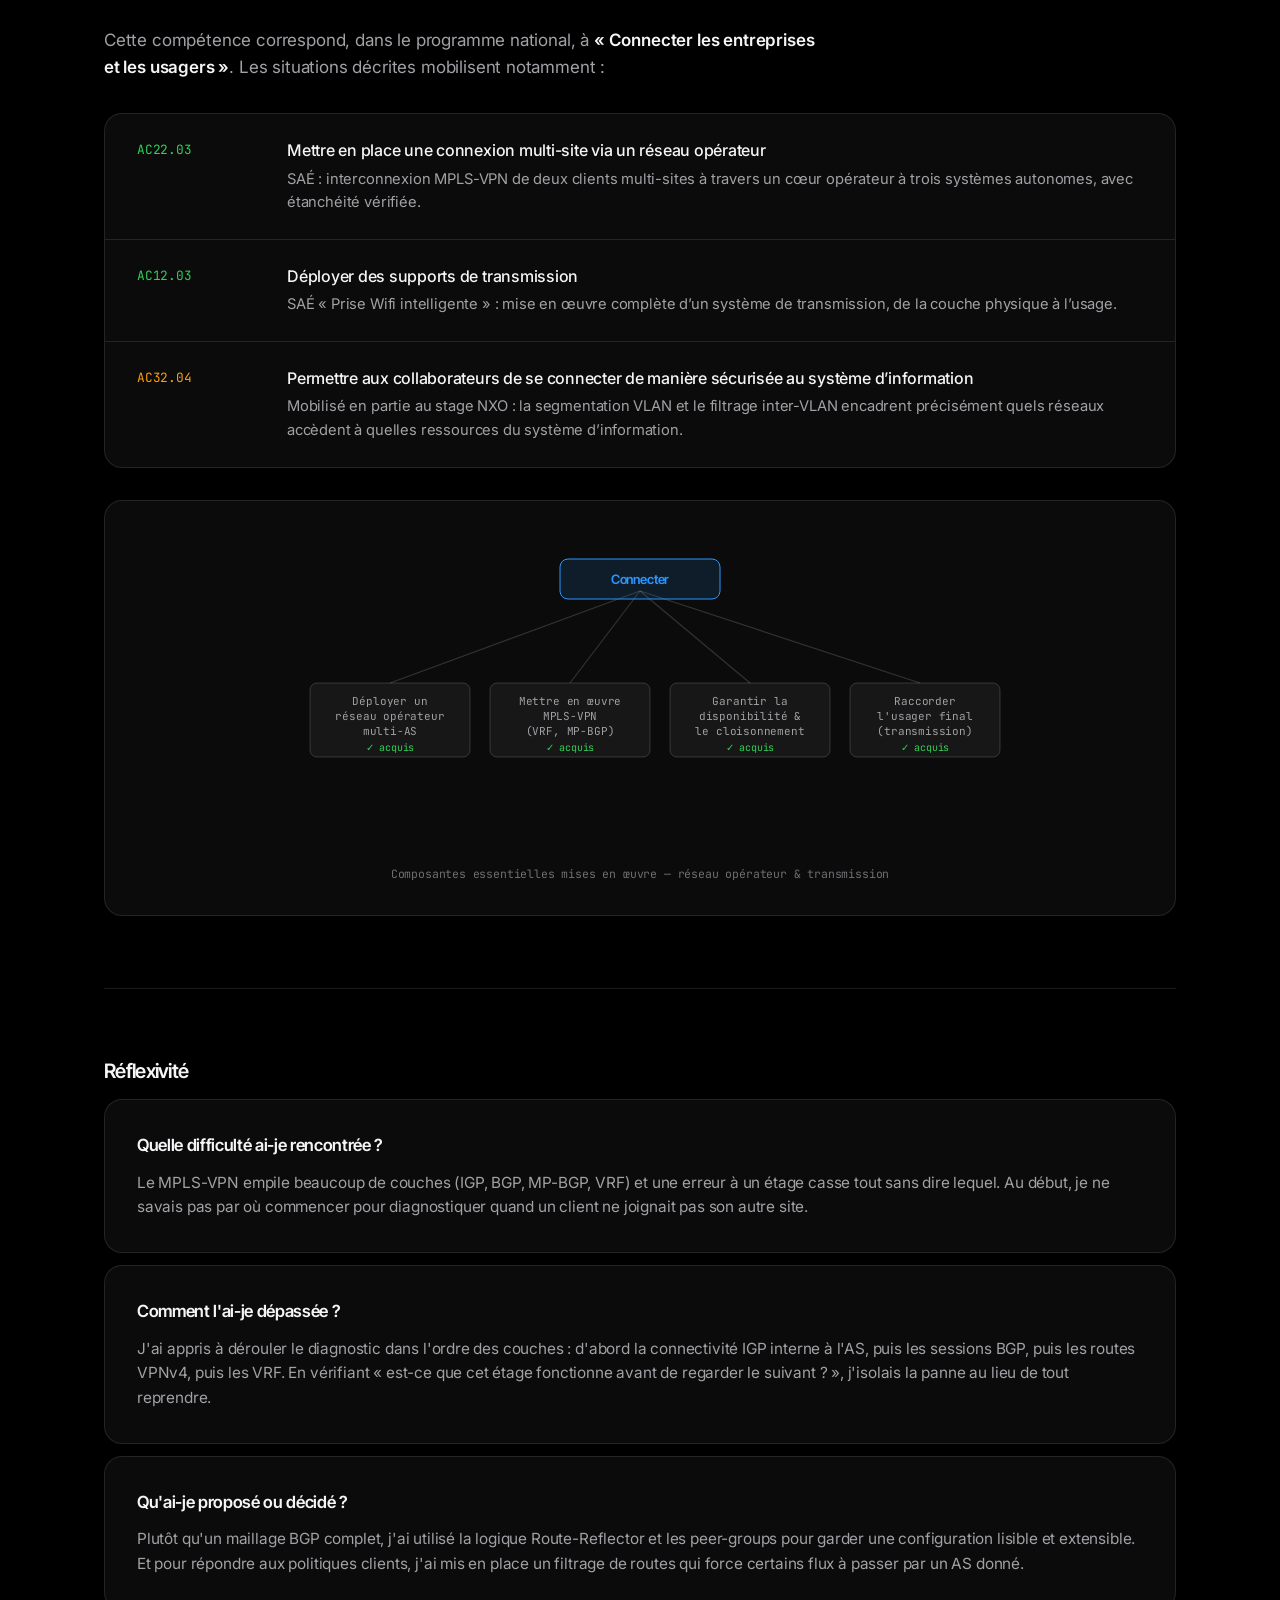
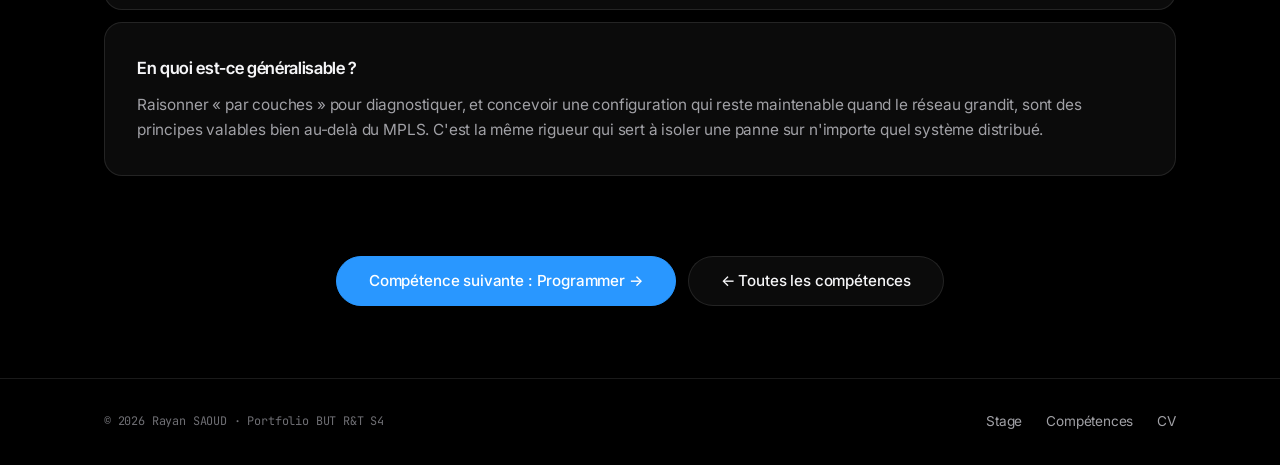
<file: competences/connecter.html>
<!DOCTYPE html>
<html lang="fr">
<head>
<meta charset="UTF-8">
<meta name="viewport" content="width=device-width, initial-scale=1.0">
<title>Connecter — Portfolio Rayan SAOUD</title>
<meta name="description" content="Compétence Connecter les entreprises et les usagers — BUT R&T 2e année.">
<link rel="preconnect" href="https://fonts.googleapis.com">
<link rel="preconnect" href="https://fonts.gstatic.com" crossorigin>
<link href="https://fonts.googleapis.com/css2?family=Inter:wght@400;500;600&family=Inter+Tight:wght@500;600;700&family=JetBrains+Mono:wght@400;500&display=swap" rel="stylesheet">
<link rel="icon" href="data:image/svg+xml,%3Csvg xmlns='http://www.w3.org/2000/svg' viewBox='0 0 32 32'%3E%3Crect width='32' height='32' rx='7' fill='%23000'/%3E%3Ccircle cx='16' cy='16' r='5' fill='%2330d158'/%3E%3C/svg%3E">
<meta property="og:type" content="website">
<meta property="og:site_name" content="Portfolio — Rayan Saoud">
<meta property="og:title" content="Connecter — Portfolio Rayan SAOUD">
<meta property="og:description" content="Compétence Connecter les entreprises et les usagers — BUT R&T 2e année.">
<meta property="og:url" content="https://ryn-s.github.io/portfoliort/">
<meta property="og:image" content="https://ryn-s.github.io/portfoliort/assets/img/preview.png">
<meta property="og:locale" content="fr_FR">
<meta name="twitter:card" content="summary_large_image">
<meta name="theme-color" content="#000000">
<link rel="stylesheet" href="../assets/css/style.css">
</head>
<body>
<div class="glow" aria-hidden="true"></div>

<nav class="nav">
  <div class="nav-inner">
    <a href="../index.html" class="brand"><span class="dot"></span>rayan@devcloud:~$</a>
    <button class="nav-toggle" aria-label="Menu">≡</button>
    <div class="nav-links">
      <a href="administrer.html">Administrer</a>
      <a href="connecter.html" class="active">Connecter</a>
      <a href="programmer.html">Programmer</a>
      <a href="orchestrer.html">Orchestrer</a>
      <a href="developper.html">Développer</a>
      <a href="../index.html#cv">CV</a>
    </div>
  </div>
</nav>

<header class="comp-hero">
  <div class="wrap">
    <div class="breadcrumb"><a href="../index.html">~</a> / <a href="../index.html#competences">compétences</a> / connecter</div>
    <div class="verb-big">COMPÉTENCE 02 · Connecter · Niveau 2</div>
    <h1>Connecter les entreprises et les usagers</h1>
    <p class="lead">Relier des sites distants comme le ferait un opérateur — via une offre MPLS-VPN sur un cœur de réseau multi-AS — et raccorder l'usager final jusqu'à l'objet connecté.</p>
  </div>
</header>

<main class="wrap">

  <section class="subsection reveal">
    <h2><span class="marker">01</span> Contexte</h2>
    <div class="w-grid">
      <div class="w"><div class="q">Pourquoi</div><div class="a">Deux entreprises présentes sur trois villes ont besoin d'une connectivité inter-sites fiable, fournie par un opérateur.</div></div>
      <div class="w"><div class="q">Qui</div><div class="a">SAÉ en groupe de 3 (interconnexion opérateur) ; SAÉ de transmission menée en parallèle (prise intelligente) ; puis segmentation d'un réseau d'entreprise en autonomie chez NXO Telecom.</div></div>
      <div class="w"><div class="q">Quoi</div><div class="a">Un cœur de réseau FAI sur 3 AS offrant du MPLS-VPN, et une chaîne de transmission jusqu'à l'usager.</div></div>
      <div class="w"><div class="q">Où</div><div class="a">Maquette EVE-NG répartie sur plusieurs machines, à l'IUT de Colmar.</div></div>
      <div class="w"><div class="q">Quand</div><div class="a">Semestre 3 — volet « réseau opérateur » de la SAÉ multi-sites, et SAÉ 3.01.</div></div>
      <div class="w"><div class="q">Comment</div><div class="a">BGP/MP-BGP avec Route-Reflectors, VRF par client, RIP/OSPF dans les AS, filtrage de routes et NAT statique.</div></div>
    </div>
  </section>

  <section class="subsection reveal">
    <h2><span class="marker">02</span> Actions, traces &amp; preuves</h2>
    <div class="prose">
      <p>Le volet opérateur consiste à transformer un ensemble de routeurs en un véritable <strong>fournisseur d'accès</strong> capable de transporter le trafic privé de deux clients de manière étanche :</p>
      <ul>
        <li>Mise en place du routage interne à chaque système autonome : <strong>RIP</strong> pour les AS 10 et 20, <strong>OSPF</strong> pour l'AS 30, avec connectivité totale validée par ping sur les loopbacks.</li>
        <li>Sessions <strong>BGP / MP-BGP</strong> montées en <strong>peer-group</strong> et en <strong>Route-Reflector</strong> (le routeur P1 jouant le rôle de RR) pour éviter le maillage complet et transporter les préfixes IPv4 et VPNv4.</li>
        <li>Création des <strong>VRF</strong> par client (UC Exchange, ABC Conseil) avec leurs RD/RT, raccordement des CE en routage statique ou RIP selon le client.</li>
        <li><strong>Filtrage de routes</strong> pour cloisonner les clients : seuls les préfixes clients circulent, et certaines politiques imposent qu'un flux transite par un AS précis ou que l'accès ne parte que du siège.</li>
        <li>Exposition d'un serveur web au public via une <strong>translation NAT</strong> dédiée, en parallèle de l'accès MPLS-VPN.</li>
      </ul>
      <h3>En entreprise — segmentation et filtrage d’un réseau réel</h3>
      <p>Chez <strong>NXO Telecom</strong>, le raccordement de l’infrastructure virtualisée m’a conduit à concevoir et configurer la partie réseau de la maquette, sur du matériel de production :</p>
      <ul>
        <li><strong>Segmentation en quatre VLAN</strong> sur switch Alcatel OmniSwitch : management, stockage, cluster et production — les flux de stockage et de synchronisation du cluster étant isolés du reste pour éviter qu’une saturation de l’un ne dégrade l’autre.</li>
        <li><strong>Liens trunk</strong> transportant plusieurs VLAN vers le NAS et les hyperviseurs, avec VLAN natif dédié à l’administration.</li>
        <li><strong>Routage et filtrage inter-VLAN</strong> sur routeur DrayTek : règles de pare-feu autorisant un flux applicatif précis entre deux réseaux, et blocage de tout le reste — application directe du principe de moindre privilège au niveau réseau.</li>
        <li><strong>Validation par les tests</strong> : huit tests de segmentation et cinq tests de filtrage consignés dans le cahier de recette, vérifiant aussi bien ce qui doit passer que ce qui doit être refusé.</li>
      </ul>
      <p>En complément, la SAÉ <strong>« Prise Wifi intelligente »</strong> (mise en œuvre d'un système de transmission, notée 18/20) m'a fait travailler le raccordement de l'usager final — la dernière brique entre l'infrastructure et l'objet connecté.</p>
    </div>
    <div class="evidence">
      <div class="ev"><div class="t">Tests de redondance</div><div class="d">Coupure d'interface ASBR et vérification que le ping inter-sites continue de passer — preuve de la tolérance aux pannes.</div></div>
      <div class="ev"><div class="t">Traceroute de politique</div><div class="d">Vérification qu'un flux UC Exchange Strasbourg→Metz transite bien par l'AS 20, conformément au filtrage BGP appliqué.</div></div>
      <div class="ev"><div class="t">Segmentation VLAN en entreprise</div><div class="d">Stage NXO Telecom — quatre VLAN sur switch Alcatel, trunks vers NAS et hyperviseurs, filtrage inter-VLAN sur routeur DrayTek, validés par 13 tests de recette.</div></div>
      <div class="ev"><div class="t">Étanchéité inter-clients</div><div class="d">Validation que deux sites d'un client ne peuvent pas joindre ceux d'un autre — cloisonnement VPN confirmé.</div></div>
    </div>
    <figure class="figure">
      <img src="../assets/img/topologie-multisite.svg" alt="Topologie du réseau multi-sites avec cœur FAI à 3 AS et clients en MPLS-VPN">
      <figcaption>Schéma d'architecture — cœur FAI (3 AS), interconnexion MPLS-VPN des deux clients.</figcaption>
    </figure>

    <h3 class="stack-lg">Captures réelles du labo</h3>
    <div class="captures">
      <figure class="capture">
        <img src="../assets/img/captures/eveng-topologie.png" alt="Maquette EVE-NG avec serveurs Linux et Windows reliés par un switch" width="913" height="483">
        <figcaption><strong>Maquette virtualisée</strong>Topologie montée dans l'environnement de virtualisation : serveurs Linux et Windows raccordés via le réseau du labo.<span class="badge-real">capture réelle · EVE-NG</span></figcaption>
      </figure>
      <figure class="capture">
        <img src="../assets/img/captures/dns-ping-test.png" alt="Test de ping de résolution DNS" width="689" height="494">
        <figcaption><strong>Test de connectivité</strong>Vérification de la résolution de noms et de la connectivité depuis le serveur ns2.<span class="badge-real">capture réelle</span></figcaption>
      </figure>
    </div>
  </section>

  <section class="subsection reveal">
    <h2><span class="marker">03</span> SAÉ rattachées</h2>
    <div class="proj-grid">
      <div class="proj">
        <div class="head"><h3>Interconnexion opérateur MPLS-VPN</h3><span class="badge">S3 · groupe de 3</span></div>
        <p>Cœur de réseau FAI sur 3 AS, offre MPLS-VPN pour deux clients multi-sites, haute disponibilité et politiques de routage.</p>
        <div class="tags"><span class="tag">BGP / MP-BGP</span><span class="tag">MPLS-VPN</span><span class="tag">VRF</span><span class="tag">OSPF / RIP</span><span class="tag">NAT</span></div>
      </div>
      <div class="proj">
        <div class="head"><h3>Prise Wifi intelligente</h3><span class="badge">SAÉ 3.01 · 18/20</span></div>
        <p>Mise en œuvre d'un système de transmission jusqu'à l'usager — du raccordement à l'objet connecté.</p>
        <div class="tags"><span class="tag">Transmission</span><span class="tag">Wifi</span><span class="tag">IoT</span></div>
      </div>
    </div>
  </section>

  <section class="subsection reveal">
    <h2><span class="marker">04</span> Lien avec le référentiel</h2>
    <div class="prose lead-in">
      <p>Cette compétence correspond, dans le programme national, à <strong>« Connecter les entreprises et les usagers »</strong>. Les situations décrites mobilisent notamment :</p>
    </div>
    <div class="ac-list lead-in">
      <div class="ac"><div class="ac-code">AC22.03</div><div><div class="ac-label">Mettre en place une connexion multi-site via un réseau opérateur</div><div class="ac-proof">SAÉ : interconnexion MPLS-VPN de deux clients multi-sites à travers un cœur opérateur à trois systèmes autonomes, avec étanchéité vérifiée.</div></div></div>
      <div class="ac"><div class="ac-code">AC12.03</div><div><div class="ac-label">Déployer des supports de transmission</div><div class="ac-proof">SAÉ « Prise Wifi intelligente » : mise en œuvre complète d’un système de transmission, de la couche physique à l’usage.</div></div></div>
      <div class="ac ac-partial"><div class="ac-code">AC32.04</div><div><div class="ac-label">Permettre aux collaborateurs de se connecter de manière sécurisée au système d’information</div><div class="ac-proof">Mobilisé en partie au stage NXO : la segmentation VLAN et le filtrage inter-VLAN encadrent précisément quels réseaux accèdent à quelles ressources du système d’information.</div></div></div>
    </div>
    <div class="ref-tree">
      <svg class="svg-tree" viewBox="0 0 760 300" role="img" aria-label="Arbre de la compétence Connecter">
        <path class="edge" d="M380,58 L130,150"/>
        <path class="edge" d="M380,58 L310,150"/>
        <path class="edge" d="M380,58 L490,150"/>
        <path class="edge" d="M380,58 L660,150"/>
        <rect class="node-comp" x="300" y="26" width="160" height="40" rx="8"/>
        <text class="node-comp-label" x="380" y="51" text-anchor="middle">Connecter</text>
        <g>
          <rect class="node-ac" x="50" y="150" width="160" height="74" rx="7"/>
          <text class="node-ac-label" x="130" y="172" text-anchor="middle">Déployer un</text>
          <text class="node-ac-label" x="130" y="187" text-anchor="middle">réseau opérateur</text>
          <text class="node-ac-label" x="130" y="202" text-anchor="middle">multi-AS</text>
          <text class="chk" x="130" y="218" text-anchor="middle">✓ acquis</text>
        </g>
        <g>
          <rect class="node-ac" x="230" y="150" width="160" height="74" rx="7"/>
          <text class="node-ac-label" x="310" y="172" text-anchor="middle">Mettre en œuvre</text>
          <text class="node-ac-label" x="310" y="187" text-anchor="middle">MPLS-VPN</text>
          <text class="node-ac-label" x="310" y="202" text-anchor="middle">(VRF, MP-BGP)</text>
          <text class="chk" x="310" y="218" text-anchor="middle">✓ acquis</text>
        </g>
        <g>
          <rect class="node-ac" x="410" y="150" width="160" height="74" rx="7"/>
          <text class="node-ac-label" x="490" y="172" text-anchor="middle">Garantir la</text>
          <text class="node-ac-label" x="490" y="187" text-anchor="middle">disponibilité &amp;</text>
          <text class="node-ac-label" x="490" y="202" text-anchor="middle">le cloisonnement</text>
          <text class="chk" x="490" y="218" text-anchor="middle">✓ acquis</text>
        </g>
        <g>
          <rect class="node-ac" x="590" y="150" width="150" height="74" rx="7"/>
          <text class="node-ac-label" x="665" y="172" text-anchor="middle">Raccorder</text>
          <text class="node-ac-label" x="665" y="187" text-anchor="middle">l'usager final</text>
          <text class="node-ac-label" x="665" y="202" text-anchor="middle">(transmission)</text>
          <text class="chk" x="665" y="218" text-anchor="middle">✓ acquis</text>
        </g>
      </svg>
      <div class="ref-caption">Composantes essentielles mises en œuvre — réseau opérateur &amp; transmission</div>
    </div>
  </section>

  <section class="subsection reveal">
    <div class="reflex">
      <h3>Réflexivité</h3>
      <div class="q-list">
        <div class="qa"><div class="q">Quelle difficulté ai-je rencontrée ?</div><div class="a">Le MPLS-VPN empile beaucoup de couches (IGP, BGP, MP-BGP, VRF) et une erreur à un étage casse tout sans dire lequel. Au début, je ne savais pas par où commencer pour diagnostiquer quand un client ne joignait pas son autre site.</div></div>
        <div class="qa"><div class="q">Comment l'ai-je dépassée ?</div><div class="a">J'ai appris à dérouler le diagnostic dans l'ordre des couches : d'abord la connectivité IGP interne à l'AS, puis les sessions BGP, puis les routes VPNv4, puis les VRF. En vérifiant « est-ce que cet étage fonctionne avant de regarder le suivant ? », j'isolais la panne au lieu de tout reprendre.</div></div>
        <div class="qa"><div class="q">Qu'ai-je proposé ou décidé ?</div><div class="a">Plutôt qu'un maillage BGP complet, j'ai utilisé la logique Route-Reflector et les peer-groups pour garder une configuration lisible et extensible. Et pour répondre aux politiques clients, j'ai mis en place un filtrage de routes qui force certains flux à passer par un AS donné.</div></div>
        <div class="qa"><div class="q">En quoi est-ce généralisable ?</div><div class="a">Raisonner « par couches » pour diagnostiquer, et concevoir une configuration qui reste maintenable quand le réseau grandit, sont des principes valables bien au-delà du MPLS. C'est la même rigueur qui sert à isoler une panne sur n'importe quel système distribué.</div></div>
      </div>
    </div>
  </section>

  <div class="hero-cta cta-band reveal">
    <a href="programmer.html" class="btn btn-primary">Compétence suivante : Programmer →</a>
    <a href="../index.html#competences" class="btn">← Toutes les compétences</a>
  </div>
</main>

<footer>
  <div class="wrap foot-inner">
    <div class="copy">© 2026 Rayan SAOUD · Portfolio BUT R&amp;T S4</div>
    <div class="foot-links"><a href="../index.html#stage">Stage</a>
      <a href="../index.html#competences">Compétences</a><a href="../index.html#cv">CV</a></div>
  </div>
</footer>

<script src="../assets/js/main.js"></script>
</body>
</html>
</file>
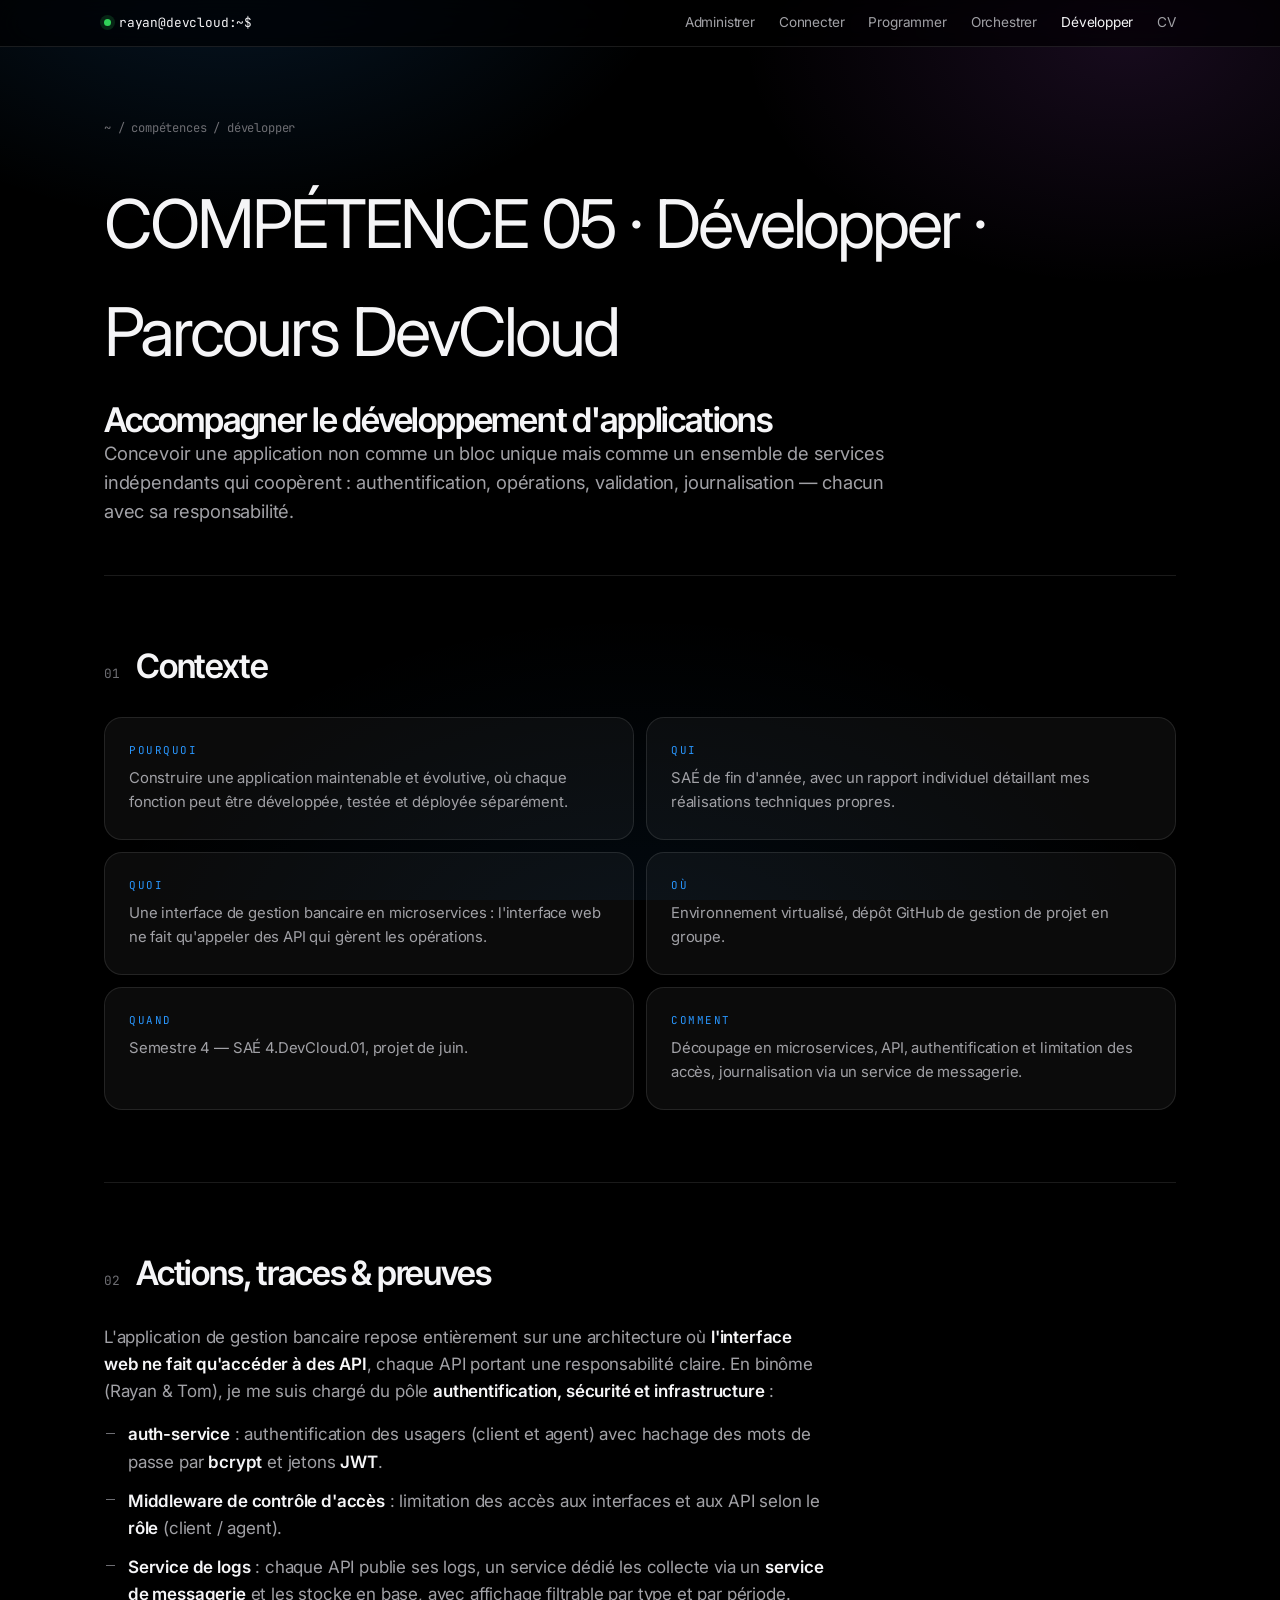
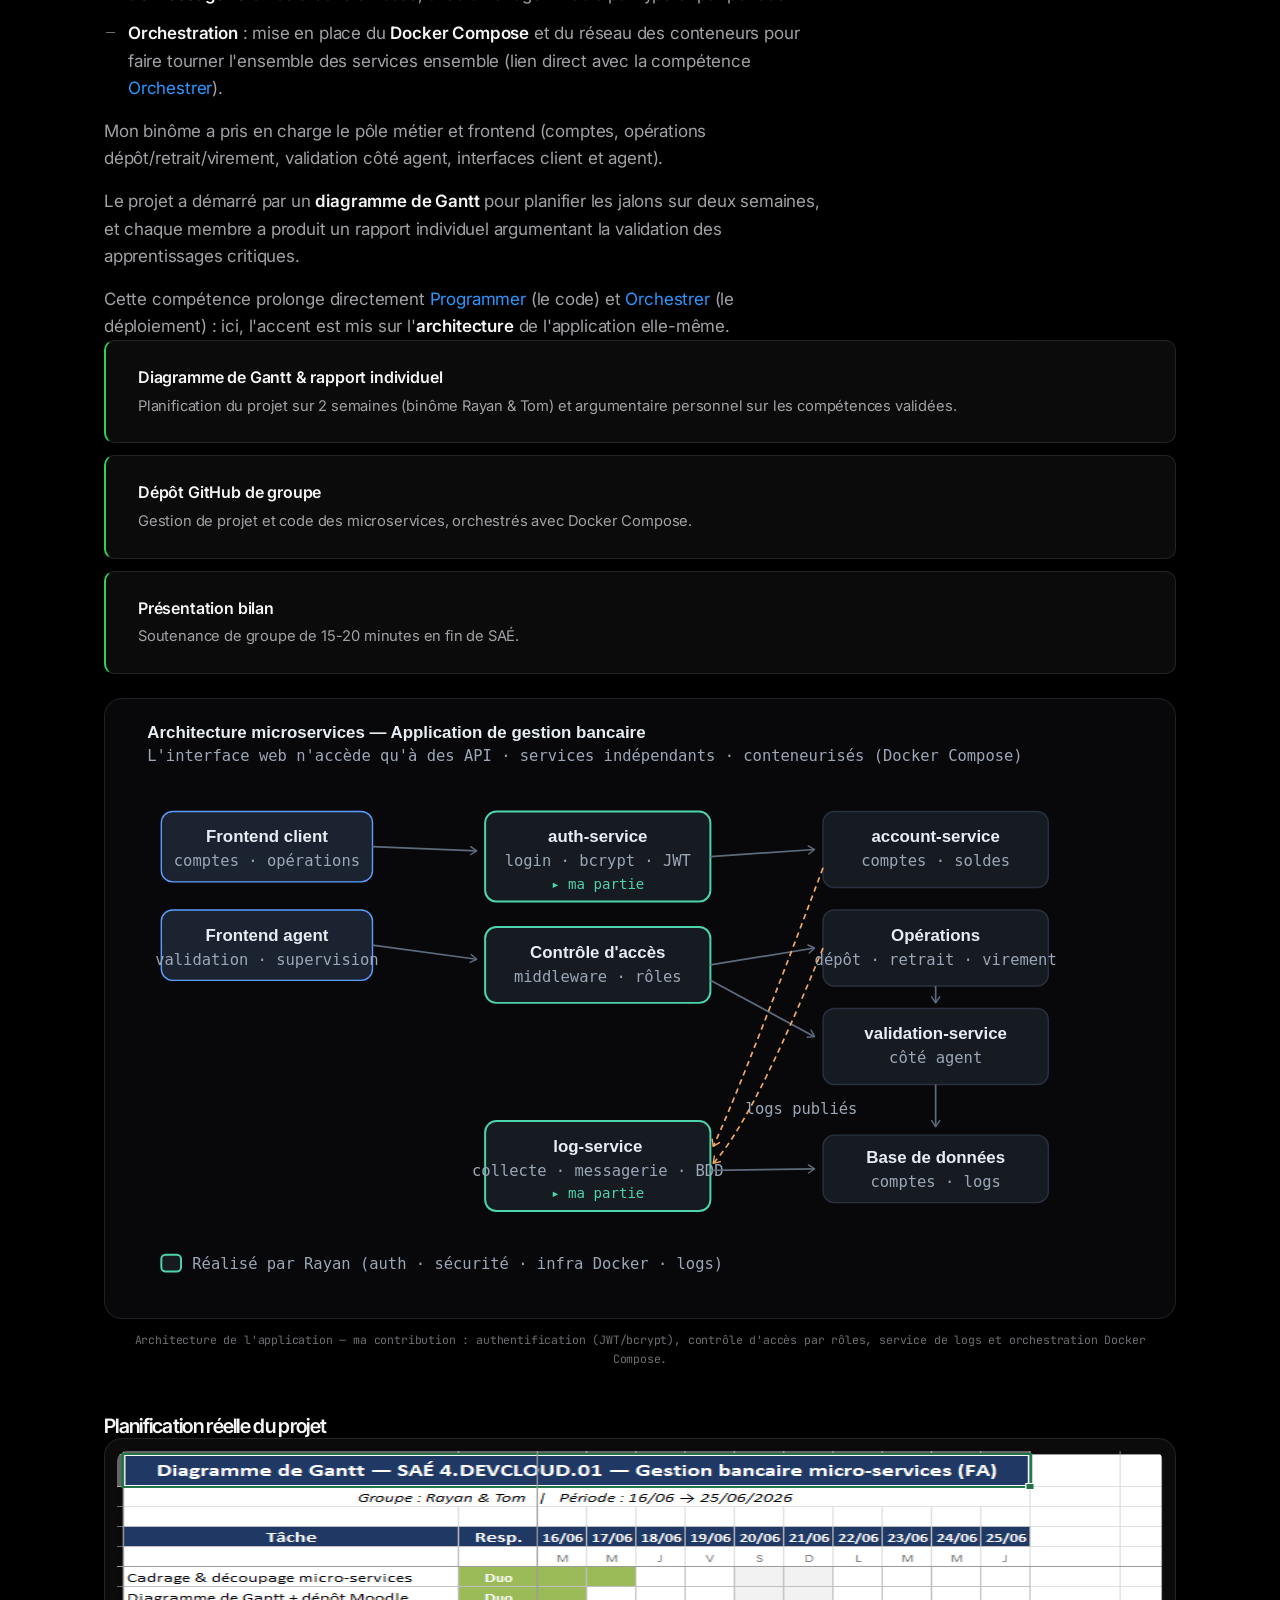
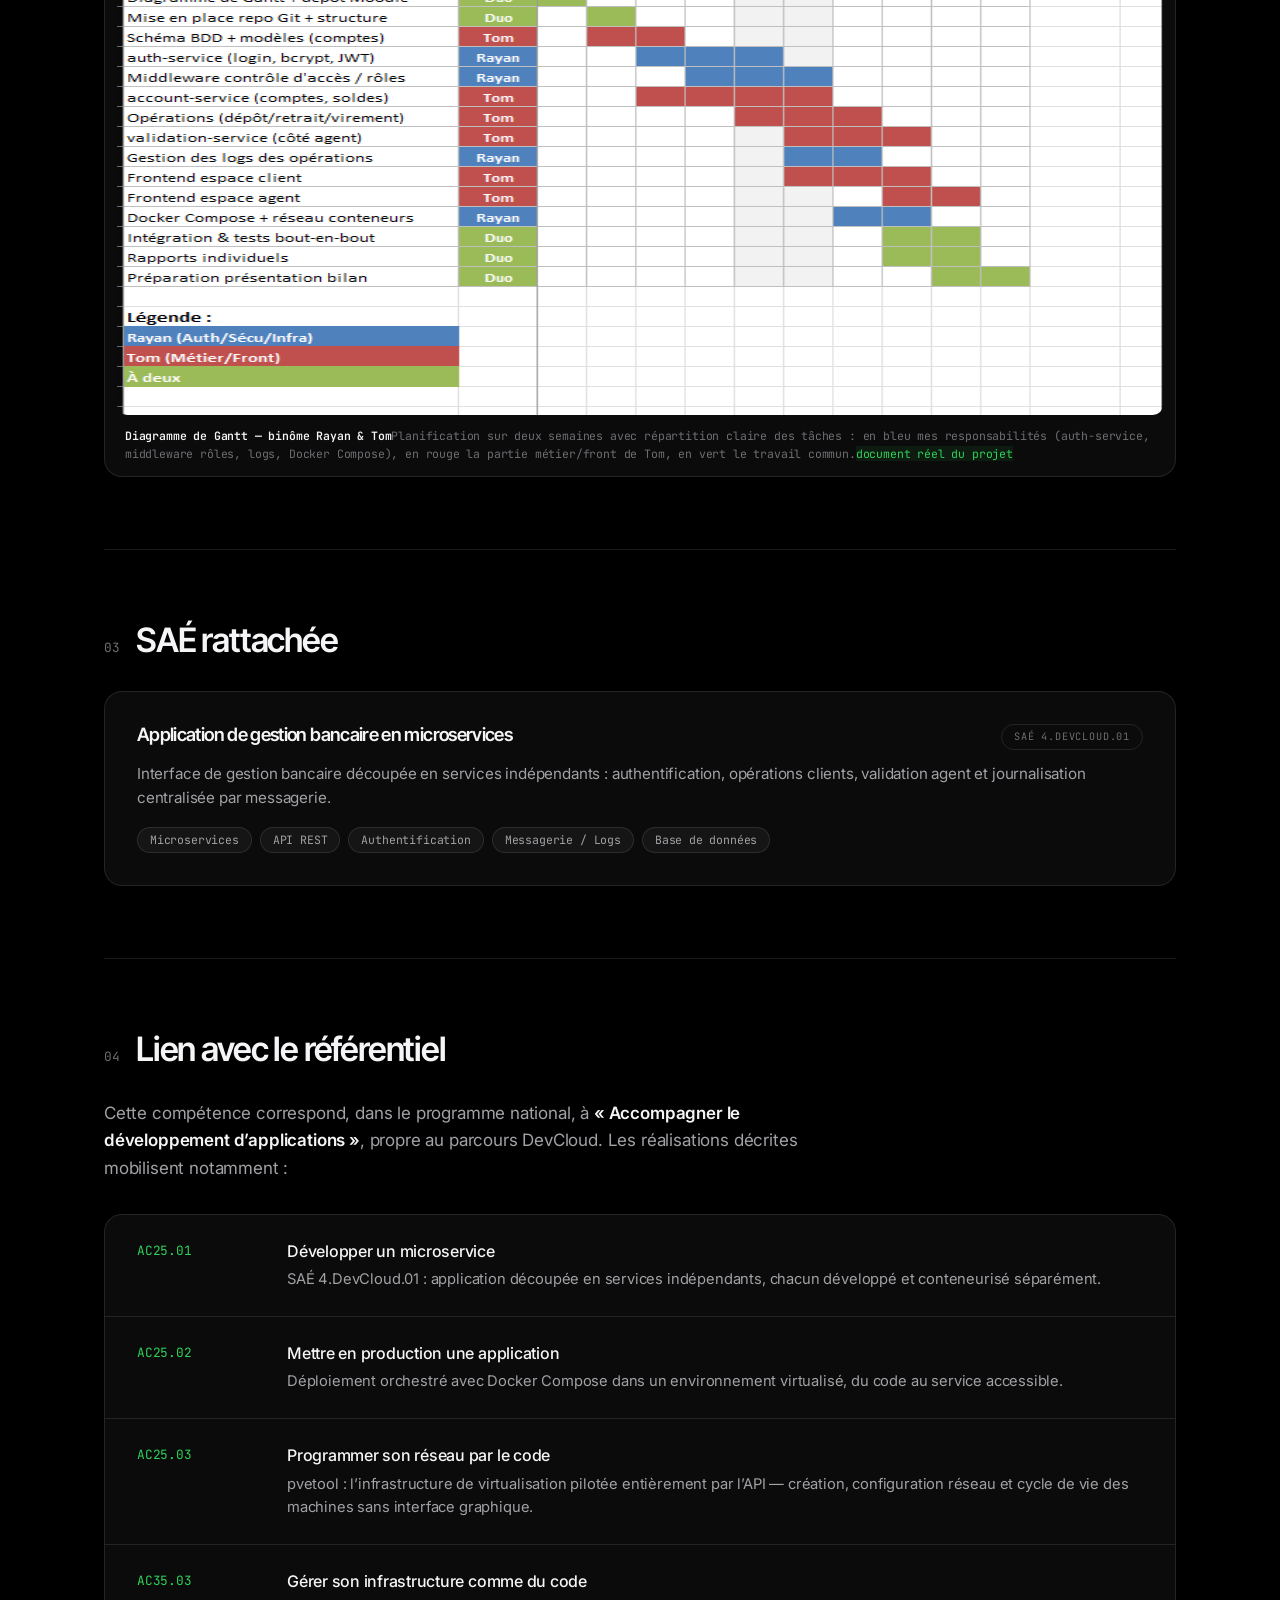
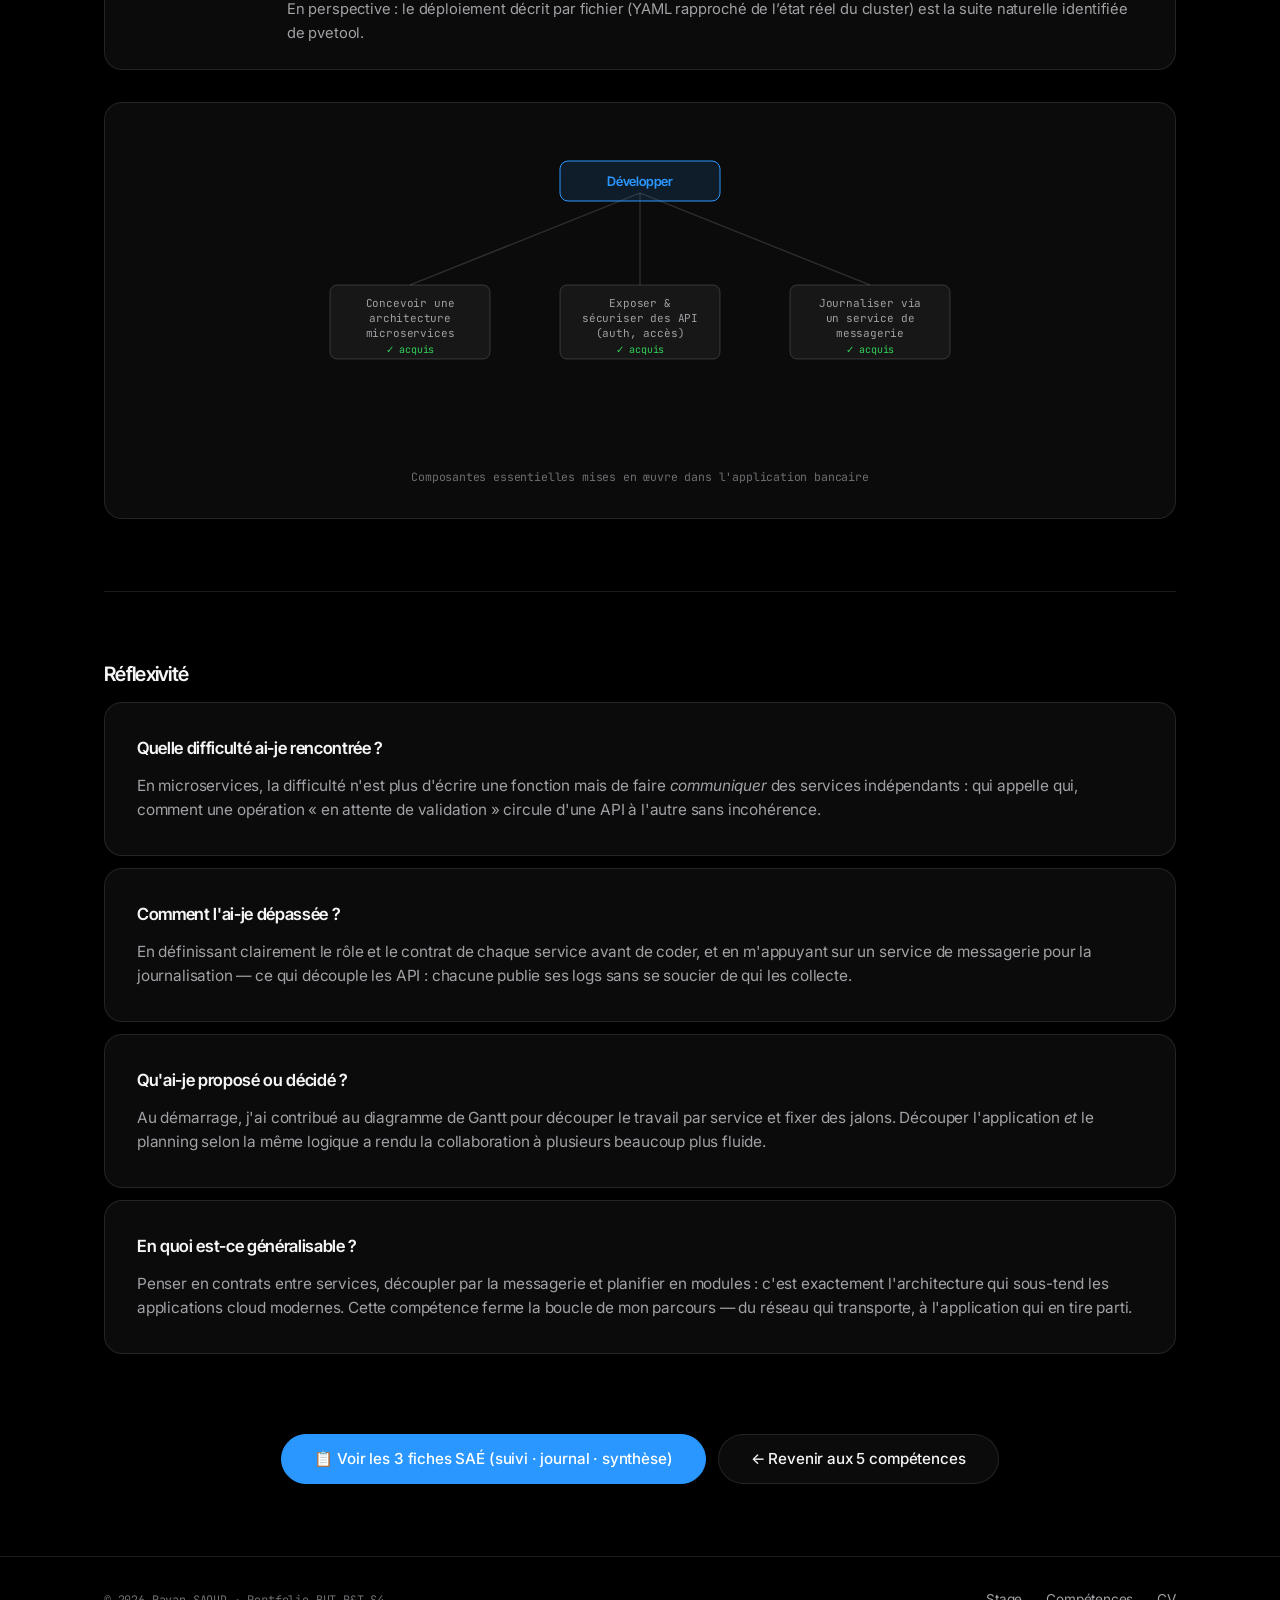
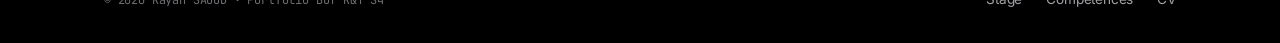
<file: competences/developper.html>
<!DOCTYPE html>
<html lang="fr">
<head>
<meta charset="UTF-8">
<meta name="viewport" content="width=device-width, initial-scale=1.0">
<title>Développer — Portfolio Rayan SAOUD</title>
<meta name="description" content="Compétence Accompagner le développement d'applications — BUT R&T 2e année, parcours DevCloud.">
<link rel="preconnect" href="https://fonts.googleapis.com">
<link rel="preconnect" href="https://fonts.gstatic.com" crossorigin>
<link href="https://fonts.googleapis.com/css2?family=Inter:wght@400;500;600&family=Inter+Tight:wght@500;600;700&family=JetBrains+Mono:wght@400;500&display=swap" rel="stylesheet">
<link rel="icon" href="data:image/svg+xml,%3Csvg xmlns='http://www.w3.org/2000/svg' viewBox='0 0 32 32'%3E%3Crect width='32' height='32' rx='7' fill='%23000'/%3E%3Ccircle cx='16' cy='16' r='5' fill='%2330d158'/%3E%3C/svg%3E">
<meta property="og:type" content="website">
<meta property="og:site_name" content="Portfolio — Rayan Saoud">
<meta property="og:title" content="Développer — Portfolio Rayan SAOUD">
<meta property="og:description" content="Compétence Accompagner le développement d'applications — BUT R&T 2e année, parcours DevCloud.">
<meta property="og:url" content="https://ryn-s.github.io/portfoliort/">
<meta property="og:image" content="https://ryn-s.github.io/portfoliort/assets/img/preview.png">
<meta property="og:locale" content="fr_FR">
<meta name="twitter:card" content="summary_large_image">
<meta name="theme-color" content="#000000">
<link rel="stylesheet" href="../assets/css/style.css">
</head>
<body>
<div class="glow" aria-hidden="true"></div>

<nav class="nav">
  <div class="nav-inner">
    <a href="../index.html" class="brand"><span class="dot"></span>rayan@devcloud:~$</a>
    <button class="nav-toggle" aria-label="Menu">≡</button>
    <div class="nav-links">
      <a href="administrer.html">Administrer</a>
      <a href="connecter.html">Connecter</a>
      <a href="programmer.html">Programmer</a>
      <a href="orchestrer.html">Orchestrer</a>
      <a href="developper.html" class="active">Développer</a>
      <a href="../index.html#cv">CV</a>
    </div>
  </div>
</nav>

<header class="comp-hero">
  <div class="wrap">
    <div class="breadcrumb"><a href="../index.html">~</a> / <a href="../index.html#competences">compétences</a> / développer</div>
    <div class="verb-big">COMPÉTENCE 05 · Développer · Parcours DevCloud</div>
    <h1>Accompagner le développement d'applications</h1>
    <p class="lead">Concevoir une application non comme un bloc unique mais comme un ensemble de services indépendants qui coopèrent : authentification, opérations, validation, journalisation — chacun avec sa responsabilité.</p>
  </div>
</header>

<main class="wrap">

  <section class="subsection reveal">
    <h2><span class="marker">01</span> Contexte</h2>
    <div class="w-grid">
      <div class="w"><div class="q">Pourquoi</div><div class="a">Construire une application maintenable et évolutive, où chaque fonction peut être développée, testée et déployée séparément.</div></div>
      <div class="w"><div class="q">Qui</div><div class="a">SAÉ de fin d'année, avec un rapport individuel détaillant mes réalisations techniques propres.</div></div>
      <div class="w"><div class="q">Quoi</div><div class="a">Une interface de gestion bancaire en microservices : l'interface web ne fait qu'appeler des API qui gèrent les opérations.</div></div>
      <div class="w"><div class="q">Où</div><div class="a">Environnement virtualisé, dépôt GitHub de gestion de projet en groupe.</div></div>
      <div class="w"><div class="q">Quand</div><div class="a">Semestre 4 — SAÉ 4.DevCloud.01, projet de juin.</div></div>
      <div class="w"><div class="q">Comment</div><div class="a">Découpage en microservices, API, authentification et limitation des accès, journalisation via un service de messagerie.</div></div>
    </div>
  </section>

  <section class="subsection reveal">
    <h2><span class="marker">02</span> Actions, traces &amp; preuves</h2>
    <div class="prose">
      <p>L'application de gestion bancaire repose entièrement sur une architecture où <strong>l'interface web ne fait qu'accéder à des API</strong>, chaque API portant une responsabilité claire. En binôme (Rayan &amp; Tom), je me suis chargé du pôle <strong>authentification, sécurité et infrastructure</strong> :</p>
      <ul>
        <li><strong>auth-service</strong> : authentification des usagers (client et agent) avec hachage des mots de passe par <strong>bcrypt</strong> et jetons <strong>JWT</strong>.</li>
        <li><strong>Middleware de contrôle d'accès</strong> : limitation des accès aux interfaces et aux API selon le <strong>rôle</strong> (client / agent).</li>
        <li><strong>Service de logs</strong> : chaque API publie ses logs, un service dédié les collecte via un <strong>service de messagerie</strong> et les stocke en base, avec affichage filtrable par type et par période.</li>
        <li><strong>Orchestration</strong> : mise en place du <strong>Docker Compose</strong> et du réseau des conteneurs pour faire tourner l'ensemble des services ensemble (lien direct avec la compétence <a href="orchestrer.html">Orchestrer</a>).</li>
      </ul>
      <p>Mon binôme a pris en charge le pôle métier et frontend (comptes, opérations dépôt/retrait/virement, validation côté agent, interfaces client et agent).</p>
      <p>Le projet a démarré par un <strong>diagramme de Gantt</strong> pour planifier les jalons sur deux semaines, et chaque membre a produit un rapport individuel argumentant la validation des apprentissages critiques.</p>
      <p>Cette compétence prolonge directement <a href="programmer.html">Programmer</a> (le code) et <a href="orchestrer.html">Orchestrer</a> (le déploiement) : ici, l'accent est mis sur l'<strong>architecture</strong> de l'application elle-même.</p>
    </div>
    <div class="evidence">
      <div class="ev"><div class="t">Diagramme de Gantt &amp; rapport individuel</div><div class="d">Planification du projet sur 2 semaines (binôme Rayan &amp; Tom) et argumentaire personnel sur les compétences validées.</div></div>
      <div class="ev"><div class="t">Dépôt GitHub de groupe</div><div class="d">Gestion de projet et code des microservices, orchestrés avec Docker Compose.</div></div>
      <div class="ev"><div class="t">Présentation bilan</div><div class="d">Soutenance de groupe de 15-20 minutes en fin de SAÉ.</div></div>
    </div>
    <figure class="figure">
      <img src="../assets/img/archi-microservices.svg" alt="Architecture microservices de l'application bancaire">
      <figcaption>Architecture de l'application — ma contribution : authentification (JWT/bcrypt), contrôle d'accès par rôles, service de logs et orchestration Docker Compose.</figcaption>
    </figure>

    <h3 class="stack-lg">Planification réelle du projet</h3>
    <div class="captures captures-wide">
      <figure class="capture">
        <img src="../assets/img/captures/gantt-sae.png" alt="Diagramme de Gantt de la SAÉ gestion bancaire microservices" width="743" height="564">
        <figcaption><strong>Diagramme de Gantt — binôme Rayan &amp; Tom</strong>Planification sur deux semaines avec répartition claire des tâches : en bleu mes responsabilités (auth-service, middleware rôles, logs, Docker Compose), en rouge la partie métier/front de Tom, en vert le travail commun.<span class="badge-real">document réel du projet</span></figcaption>
      </figure>
    </div>
  </section>

  <section class="subsection reveal">
    <h2><span class="marker">03</span> SAÉ rattachée</h2>
    <div class="proj">
      <div class="head"><h3>Application de gestion bancaire en microservices</h3><span class="badge">SAÉ 4.DevCloud.01</span></div>
      <p>Interface de gestion bancaire découpée en services indépendants : authentification, opérations clients, validation agent et journalisation centralisée par messagerie.</p>
      <div class="tags"><span class="tag">Microservices</span><span class="tag">API REST</span><span class="tag">Authentification</span><span class="tag">Messagerie / Logs</span><span class="tag">Base de données</span></div>
    </div>
  </section>

  <section class="subsection reveal">
    <h2><span class="marker">04</span> Lien avec le référentiel</h2>
    <div class="prose lead-in">
      <p>Cette compétence correspond, dans le programme national, à <strong>« Accompagner le développement d’applications »</strong>, propre au parcours DevCloud. Les réalisations décrites mobilisent notamment :</p>
    </div>
    <div class="ac-list lead-in">
      <div class="ac"><div class="ac-code">AC25.01</div><div><div class="ac-label">Développer un microservice</div><div class="ac-proof">SAÉ 4.DevCloud.01 : application découpée en services indépendants, chacun développé et conteneurisé séparément.</div></div></div>
      <div class="ac"><div class="ac-code">AC25.02</div><div><div class="ac-label">Mettre en production une application</div><div class="ac-proof">Déploiement orchestré avec Docker Compose dans un environnement virtualisé, du code au service accessible.</div></div></div>
      <div class="ac"><div class="ac-code">AC25.03</div><div><div class="ac-label">Programmer son réseau par le code</div><div class="ac-proof">pvetool : l’infrastructure de virtualisation pilotée entièrement par l’API — création, configuration réseau et cycle de vie des machines sans interface graphique.</div></div></div>
      <div class="ac"><div class="ac-code">AC35.03</div><div><div class="ac-label">Gérer son infrastructure comme du code</div><div class="ac-proof">En perspective : le déploiement décrit par fichier (YAML rapproché de l’état réel du cluster) est la suite naturelle identifiée de pvetool.</div></div></div>
    </div>
    <div class="ref-tree">
      <svg class="svg-tree" viewBox="0 0 760 300" role="img" aria-label="Arbre de la compétence Développer">
        <path class="edge" d="M380,58 L150,150"/>
        <path class="edge" d="M380,58 L380,150"/>
        <path class="edge" d="M380,58 L610,150"/>
        <rect class="node-comp" x="300" y="26" width="160" height="40" rx="8"/>
        <text class="node-comp-label" x="380" y="51" text-anchor="middle">Développer</text>
        <g>
          <rect class="node-ac" x="70" y="150" width="160" height="74" rx="7"/>
          <text class="node-ac-label" x="150" y="172" text-anchor="middle">Concevoir une</text>
          <text class="node-ac-label" x="150" y="187" text-anchor="middle">architecture</text>
          <text class="node-ac-label" x="150" y="202" text-anchor="middle">microservices</text>
          <text class="chk" x="150" y="218" text-anchor="middle">✓ acquis</text>
        </g>
        <g>
          <rect class="node-ac" x="300" y="150" width="160" height="74" rx="7"/>
          <text class="node-ac-label" x="380" y="172" text-anchor="middle">Exposer &amp;</text>
          <text class="node-ac-label" x="380" y="187" text-anchor="middle">sécuriser des API</text>
          <text class="node-ac-label" x="380" y="202" text-anchor="middle">(auth, accès)</text>
          <text class="chk" x="380" y="218" text-anchor="middle">✓ acquis</text>
        </g>
        <g>
          <rect class="node-ac" x="530" y="150" width="160" height="74" rx="7"/>
          <text class="node-ac-label" x="610" y="172" text-anchor="middle">Journaliser via</text>
          <text class="node-ac-label" x="610" y="187" text-anchor="middle">un service de</text>
          <text class="node-ac-label" x="610" y="202" text-anchor="middle">messagerie</text>
          <text class="chk" x="610" y="218" text-anchor="middle">✓ acquis</text>
        </g>
      </svg>
      <div class="ref-caption">Composantes essentielles mises en œuvre dans l'application bancaire</div>
    </div>
  </section>

  <section class="subsection reveal">
    <div class="reflex">
      <h3>Réflexivité</h3>
      <div class="q-list">
        <div class="qa"><div class="q">Quelle difficulté ai-je rencontrée ?</div><div class="a">En microservices, la difficulté n'est plus d'écrire une fonction mais de faire <em>communiquer</em> des services indépendants : qui appelle qui, comment une opération « en attente de validation » circule d'une API à l'autre sans incohérence.</div></div>
        <div class="qa"><div class="q">Comment l'ai-je dépassée ?</div><div class="a">En définissant clairement le rôle et le contrat de chaque service avant de coder, et en m'appuyant sur un service de messagerie pour la journalisation — ce qui découple les API : chacune publie ses logs sans se soucier de qui les collecte.</div></div>
        <div class="qa"><div class="q">Qu'ai-je proposé ou décidé ?</div><div class="a">Au démarrage, j'ai contribué au diagramme de Gantt pour découper le travail par service et fixer des jalons. Découper l'application <em>et</em> le planning selon la même logique a rendu la collaboration à plusieurs beaucoup plus fluide.</div></div>
        <div class="qa"><div class="q">En quoi est-ce généralisable ?</div><div class="a">Penser en contrats entre services, découpler par la messagerie et planifier en modules : c'est exactement l'architecture qui sous-tend les applications cloud modernes. Cette compétence ferme la boucle de mon parcours — du réseau qui transporte, à l'application qui en tire parti.</div></div>
      </div>
    </div>
  </section>

  <div class="hero-cta cta-band reveal">
    <a href="fiches-sae.html" class="btn btn-primary">📋 Voir les 3 fiches SAÉ (suivi · journal · synthèse)</a>
    <a href="../index.html#competences" class="btn">← Revenir aux 5 compétences</a>
  </div>
</main>

<footer>
  <div class="wrap foot-inner">
    <div class="copy">© 2026 Rayan SAOUD · Portfolio BUT R&amp;T S4</div>
    <div class="foot-links"><a href="../index.html#stage">Stage</a>
      <a href="../index.html#competences">Compétences</a><a href="../index.html#cv">CV</a></div>
  </div>
</footer>

<script src="../assets/js/main.js"></script>
</body>
</html>
</file>
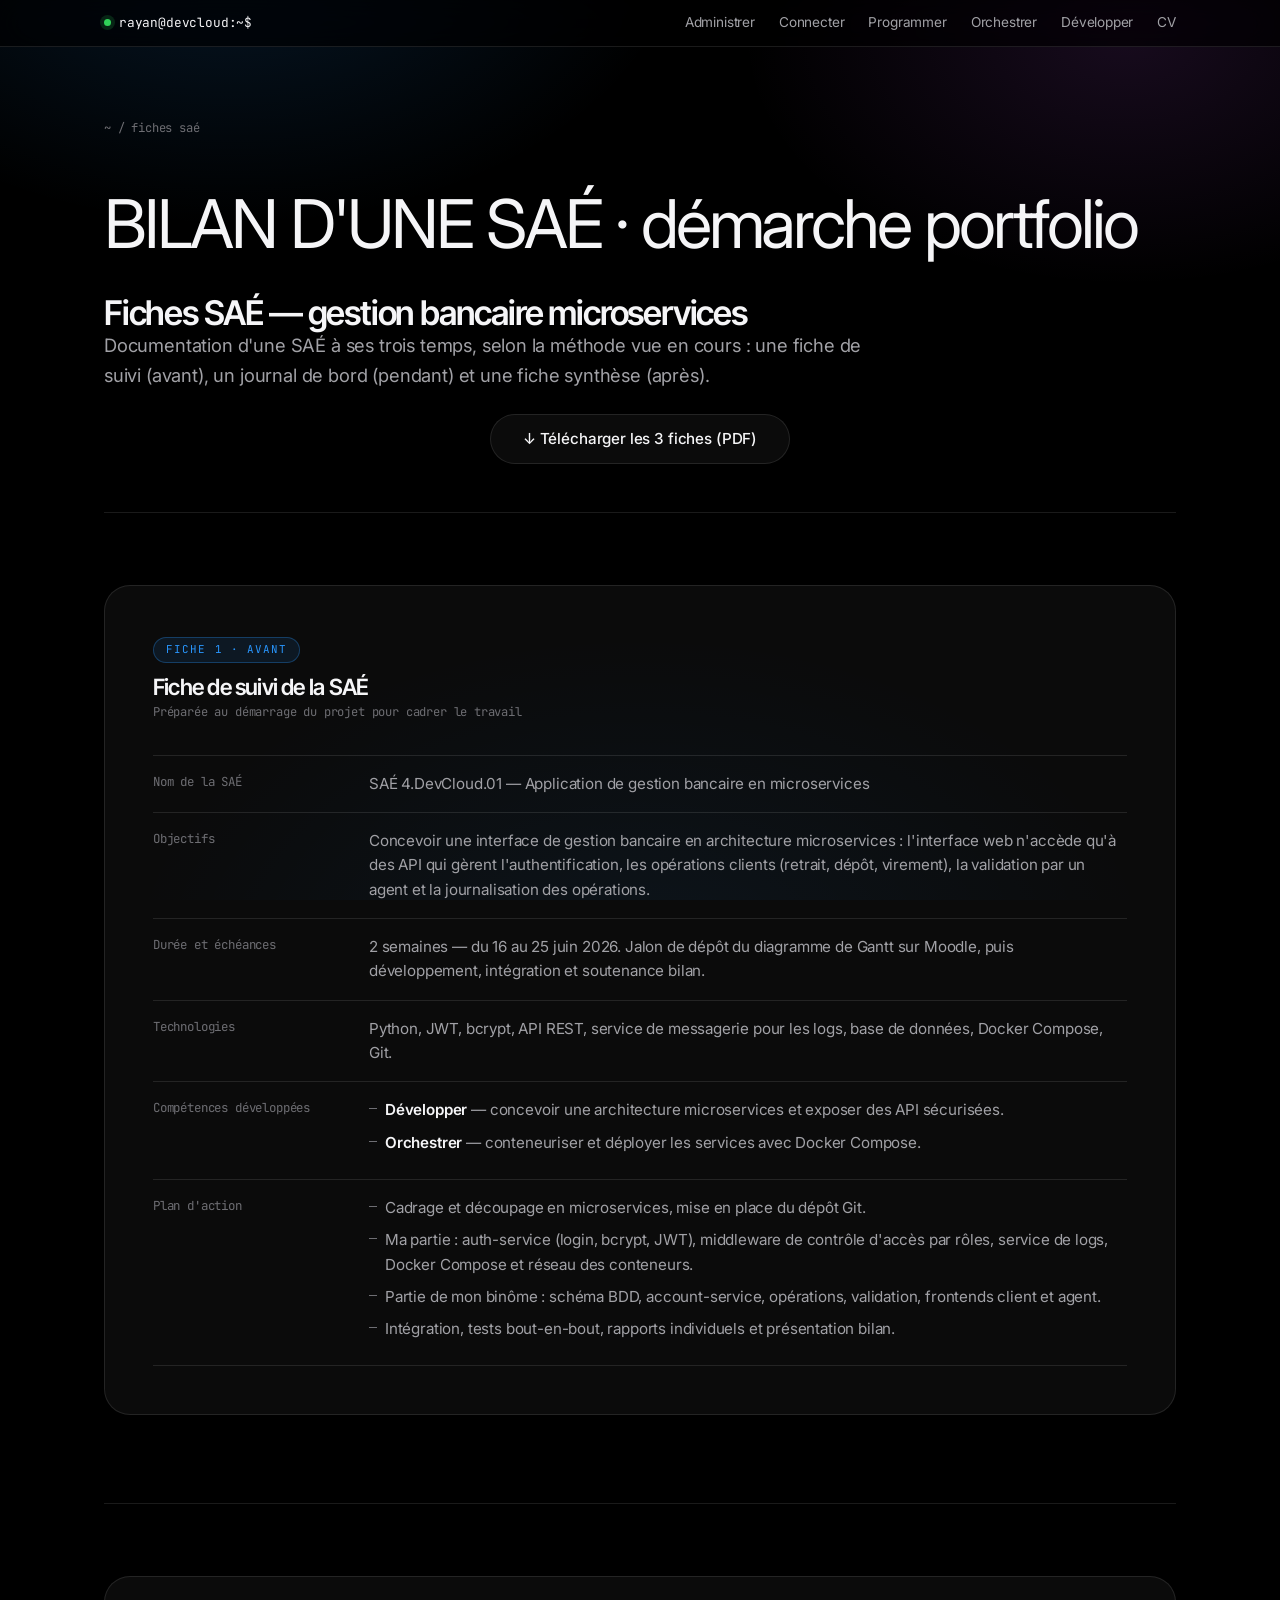
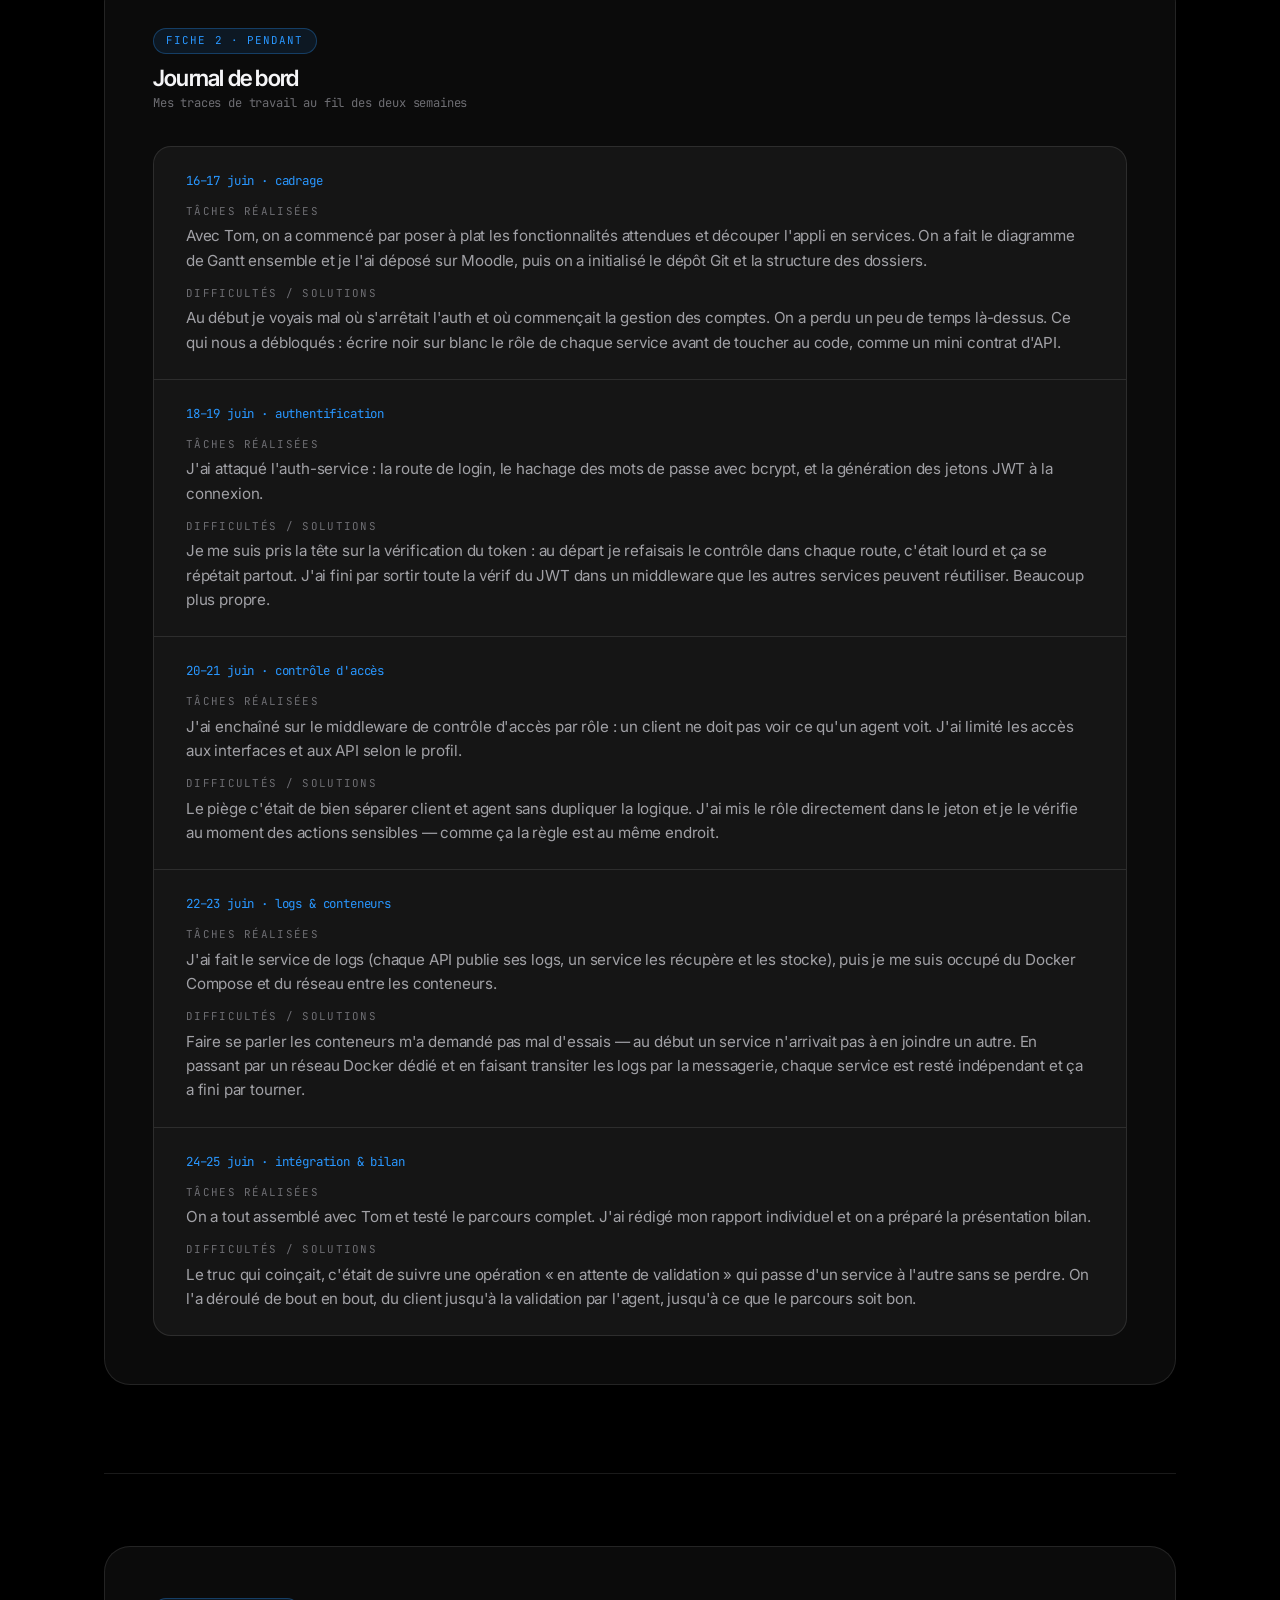
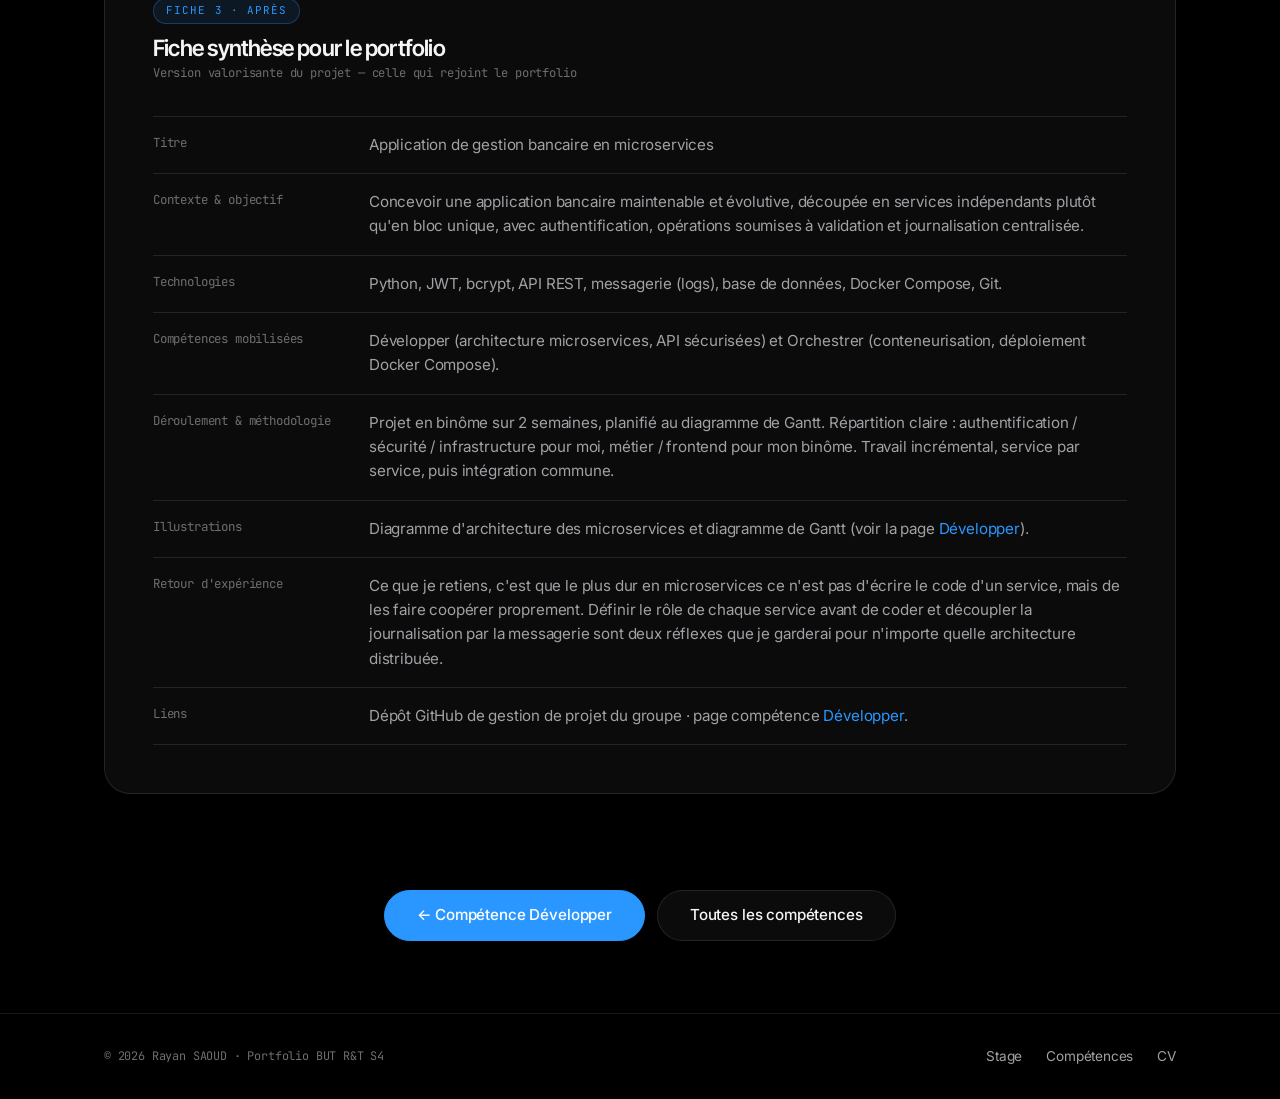
<file: competences/fiches-sae.html>
<!DOCTYPE html>
<html lang="fr">
<head>
<meta charset="UTF-8">
<meta name="viewport" content="width=device-width, initial-scale=1.0">
<title>Fiches SAÉ — Portfolio Rayan SAOUD</title>
<meta name="description" content="Bilan d'une SAÉ : fiche de suivi, journal de bord et fiche synthèse — SAÉ gestion bancaire microservices.">
<link rel="preconnect" href="https://fonts.googleapis.com">
<link rel="preconnect" href="https://fonts.gstatic.com" crossorigin>
<link href="https://fonts.googleapis.com/css2?family=Inter:wght@400;500;600&family=Inter+Tight:wght@500;600;700&family=JetBrains+Mono:wght@400;500&display=swap" rel="stylesheet">
<link rel="icon" href="data:image/svg+xml,%3Csvg xmlns='http://www.w3.org/2000/svg' viewBox='0 0 32 32'%3E%3Crect width='32' height='32' rx='7' fill='%23000'/%3E%3Ccircle cx='16' cy='16' r='5' fill='%2330d158'/%3E%3C/svg%3E">
<meta property="og:type" content="website">
<meta property="og:site_name" content="Portfolio — Rayan Saoud">
<meta property="og:title" content="Fiches SAÉ — Portfolio Rayan SAOUD">
<meta property="og:description" content="Bilan d'une SAÉ : fiche de suivi, journal de bord et fiche synthèse — SAÉ gestion bancaire microservices.">
<meta property="og:url" content="https://ryn-s.github.io/portfoliort/">
<meta property="og:image" content="https://ryn-s.github.io/portfoliort/assets/img/preview.png">
<meta property="og:locale" content="fr_FR">
<meta name="twitter:card" content="summary_large_image">
<meta name="theme-color" content="#000000">
<link rel="stylesheet" href="../assets/css/style.css">
</head>
<body>
<div class="glow" aria-hidden="true"></div>

<nav class="nav">
  <div class="nav-inner">
    <a href="../index.html" class="brand"><span class="dot"></span>rayan@devcloud:~$</a>
    <button class="nav-toggle" aria-label="Menu">≡</button>
    <div class="nav-links">
      <a href="administrer.html">Administrer</a>
      <a href="connecter.html">Connecter</a>
      <a href="programmer.html">Programmer</a>
      <a href="orchestrer.html">Orchestrer</a>
      <a href="developper.html">Développer</a>
      <a href="../index.html#cv">CV</a>
    </div>
  </div>
</nav>

<header class="comp-hero">
  <div class="wrap">
    <div class="breadcrumb"><a href="../index.html">~</a> / fiches saé</div>
    <div class="verb-big">BILAN D'UNE SAÉ · démarche portfolio</div>
    <h1>Fiches SAÉ — gestion bancaire microservices</h1>
    <p class="lead">Documentation d'une SAÉ à ses trois temps, selon la méthode vue en cours : une fiche de suivi (avant), un journal de bord (pendant) et une fiche synthèse (après).</p>
    <div class="hero-cta stack">
      <a href="../assets/cv/Fiches_SAE_RayanSAOUD.pdf" download class="btn">↓ Télécharger les 3 fiches (PDF)</a>
    </div>
  </div>
</header>

<main class="wrap">

  <!-- FICHE 1 -->
  <section class="subsection reveal">
    <div class="fiche">
      <span class="fiche-tag">FICHE 1 · AVANT</span>
      <h2>Fiche de suivi de la SAÉ</h2>
      <div class="when">Préparée au démarrage du projet pour cadrer le travail</div>
      <div class="frow"><div class="fk">Nom de la SAÉ</div><div class="fv">SAÉ 4.DevCloud.01 — Application de gestion bancaire en microservices</div></div>
      <div class="frow"><div class="fk">Objectifs</div><div class="fv">Concevoir une interface de gestion bancaire en architecture microservices : l'interface web n'accède qu'à des API qui gèrent l'authentification, les opérations clients (retrait, dépôt, virement), la validation par un agent et la journalisation des opérations.</div></div>
      <div class="frow"><div class="fk">Durée et échéances</div><div class="fv">2 semaines — du 16 au 25 juin 2026. Jalon de dépôt du diagramme de Gantt sur Moodle, puis développement, intégration et soutenance bilan.</div></div>
      <div class="frow"><div class="fk">Technologies</div><div class="fv">Python, JWT, bcrypt, API REST, service de messagerie pour les logs, base de données, Docker Compose, Git.</div></div>
      <div class="frow"><div class="fk">Compétences développées</div><div class="fv"><ul><li><strong>Développer</strong> — concevoir une architecture microservices et exposer des API sécurisées.</li><li><strong>Orchestrer</strong> — conteneuriser et déployer les services avec Docker Compose.</li></ul></div></div>
      <div class="frow"><div class="fk">Plan d'action</div><div class="fv"><ul><li>Cadrage et découpage en microservices, mise en place du dépôt Git.</li><li>Ma partie : auth-service (login, bcrypt, JWT), middleware de contrôle d'accès par rôles, service de logs, Docker Compose et réseau des conteneurs.</li><li>Partie de mon binôme : schéma BDD, account-service, opérations, validation, frontends client et agent.</li><li>Intégration, tests bout-en-bout, rapports individuels et présentation bilan.</li></ul></div></div>
    </div>
  </section>

  <!-- FICHE 2 -->
  <section class="subsection reveal">
    <div class="fiche">
      <span class="fiche-tag">FICHE 2 · PENDANT</span>
      <h2>Journal de bord</h2>
      <div class="when">Mes traces de travail au fil des deux semaines</div>
      <div class="jtable">
        <div class="jday">
          <div class="jd">16–17 juin · cadrage</div>
          <div class="jl"><b>Tâches réalisées</b>Avec Tom, on a commencé par poser à plat les fonctionnalités attendues et découper l'appli en services. On a fait le diagramme de Gantt ensemble et je l'ai déposé sur Moodle, puis on a initialisé le dépôt Git et la structure des dossiers.</div>
          <div class="jl"><b>Difficultés / solutions</b>Au début je voyais mal où s'arrêtait l'auth et où commençait la gestion des comptes. On a perdu un peu de temps là-dessus. Ce qui nous a débloqués : écrire noir sur blanc le rôle de chaque service avant de toucher au code, comme un mini contrat d'API.</div>
        </div>
        <div class="jday">
          <div class="jd">18–19 juin · authentification</div>
          <div class="jl"><b>Tâches réalisées</b>J'ai attaqué l'auth-service : la route de login, le hachage des mots de passe avec bcrypt, et la génération des jetons JWT à la connexion.</div>
          <div class="jl"><b>Difficultés / solutions</b>Je me suis pris la tête sur la vérification du token : au départ je refaisais le contrôle dans chaque route, c'était lourd et ça se répétait partout. J'ai fini par sortir toute la vérif du JWT dans un middleware que les autres services peuvent réutiliser. Beaucoup plus propre.</div>
        </div>
        <div class="jday">
          <div class="jd">20–21 juin · contrôle d'accès</div>
          <div class="jl"><b>Tâches réalisées</b>J'ai enchaîné sur le middleware de contrôle d'accès par rôle : un client ne doit pas voir ce qu'un agent voit. J'ai limité les accès aux interfaces et aux API selon le profil.</div>
          <div class="jl"><b>Difficultés / solutions</b>Le piège c'était de bien séparer client et agent sans dupliquer la logique. J'ai mis le rôle directement dans le jeton et je le vérifie au moment des actions sensibles — comme ça la règle est au même endroit.</div>
        </div>
        <div class="jday">
          <div class="jd">22–23 juin · logs &amp; conteneurs</div>
          <div class="jl"><b>Tâches réalisées</b>J'ai fait le service de logs (chaque API publie ses logs, un service les récupère et les stocke), puis je me suis occupé du Docker Compose et du réseau entre les conteneurs.</div>
          <div class="jl"><b>Difficultés / solutions</b>Faire se parler les conteneurs m'a demandé pas mal d'essais — au début un service n'arrivait pas à en joindre un autre. En passant par un réseau Docker dédié et en faisant transiter les logs par la messagerie, chaque service est resté indépendant et ça a fini par tourner.</div>
        </div>
        <div class="jday">
          <div class="jd">24–25 juin · intégration &amp; bilan</div>
          <div class="jl"><b>Tâches réalisées</b>On a tout assemblé avec Tom et testé le parcours complet. J'ai rédigé mon rapport individuel et on a préparé la présentation bilan.</div>
          <div class="jl"><b>Difficultés / solutions</b>Le truc qui coinçait, c'était de suivre une opération « en attente de validation » qui passe d'un service à l'autre sans se perdre. On l'a déroulé de bout en bout, du client jusqu'à la validation par l'agent, jusqu'à ce que le parcours soit bon.</div>
        </div>
      </div>
    </div>
  </section>

  <!-- FICHE 3 -->
  <section class="subsection reveal">
    <div class="fiche">
      <span class="fiche-tag">FICHE 3 · APRÈS</span>
      <h2>Fiche synthèse pour le portfolio</h2>
      <div class="when">Version valorisante du projet — celle qui rejoint le portfolio</div>
      <div class="frow"><div class="fk">Titre</div><div class="fv">Application de gestion bancaire en microservices</div></div>
      <div class="frow"><div class="fk">Contexte &amp; objectif</div><div class="fv">Concevoir une application bancaire maintenable et évolutive, découpée en services indépendants plutôt qu'en bloc unique, avec authentification, opérations soumises à validation et journalisation centralisée.</div></div>
      <div class="frow"><div class="fk">Technologies</div><div class="fv">Python, JWT, bcrypt, API REST, messagerie (logs), base de données, Docker Compose, Git.</div></div>
      <div class="frow"><div class="fk">Compétences mobilisées</div><div class="fv">Développer (architecture microservices, API sécurisées) et Orchestrer (conteneurisation, déploiement Docker Compose).</div></div>
      <div class="frow"><div class="fk">Déroulement &amp; méthodologie</div><div class="fv">Projet en binôme sur 2 semaines, planifié au diagramme de Gantt. Répartition claire : authentification / sécurité / infrastructure pour moi, métier / frontend pour mon binôme. Travail incrémental, service par service, puis intégration commune.</div></div>
      <div class="frow"><div class="fk">Illustrations</div><div class="fv">Diagramme d'architecture des microservices et diagramme de Gantt (voir la page <a href="developper.html">Développer</a>).</div></div>
      <div class="frow"><div class="fk">Retour d'expérience</div><div class="fv">Ce que je retiens, c'est que le plus dur en microservices ce n'est pas d'écrire le code d'un service, mais de les faire coopérer proprement. Définir le rôle de chaque service avant de coder et découpler la journalisation par la messagerie sont deux réflexes que je garderai pour n'importe quelle architecture distribuée.</div></div>
      <div class="frow"><div class="fk">Liens</div><div class="fv">Dépôt GitHub de gestion de projet du groupe · page compétence <a href="developper.html">Développer</a>.</div></div>
    </div>
  </section>

  <div class="hero-cta cta-band reveal">
    <a href="developper.html" class="btn btn-primary">← Compétence Développer</a>
    <a href="../index.html#competences" class="btn">Toutes les compétences</a>
  </div>
</main>

<footer>
  <div class="wrap foot-inner">
    <div class="copy">© 2026 Rayan SAOUD · Portfolio BUT R&amp;T S4</div>
    <div class="foot-links"><a href="../index.html#stage">Stage</a>
      <a href="../index.html#competences">Compétences</a><a href="../index.html#cv">CV</a></div>
  </div>
</footer>

<script src="../assets/js/main.js"></script>
</body>
</html>
</file>
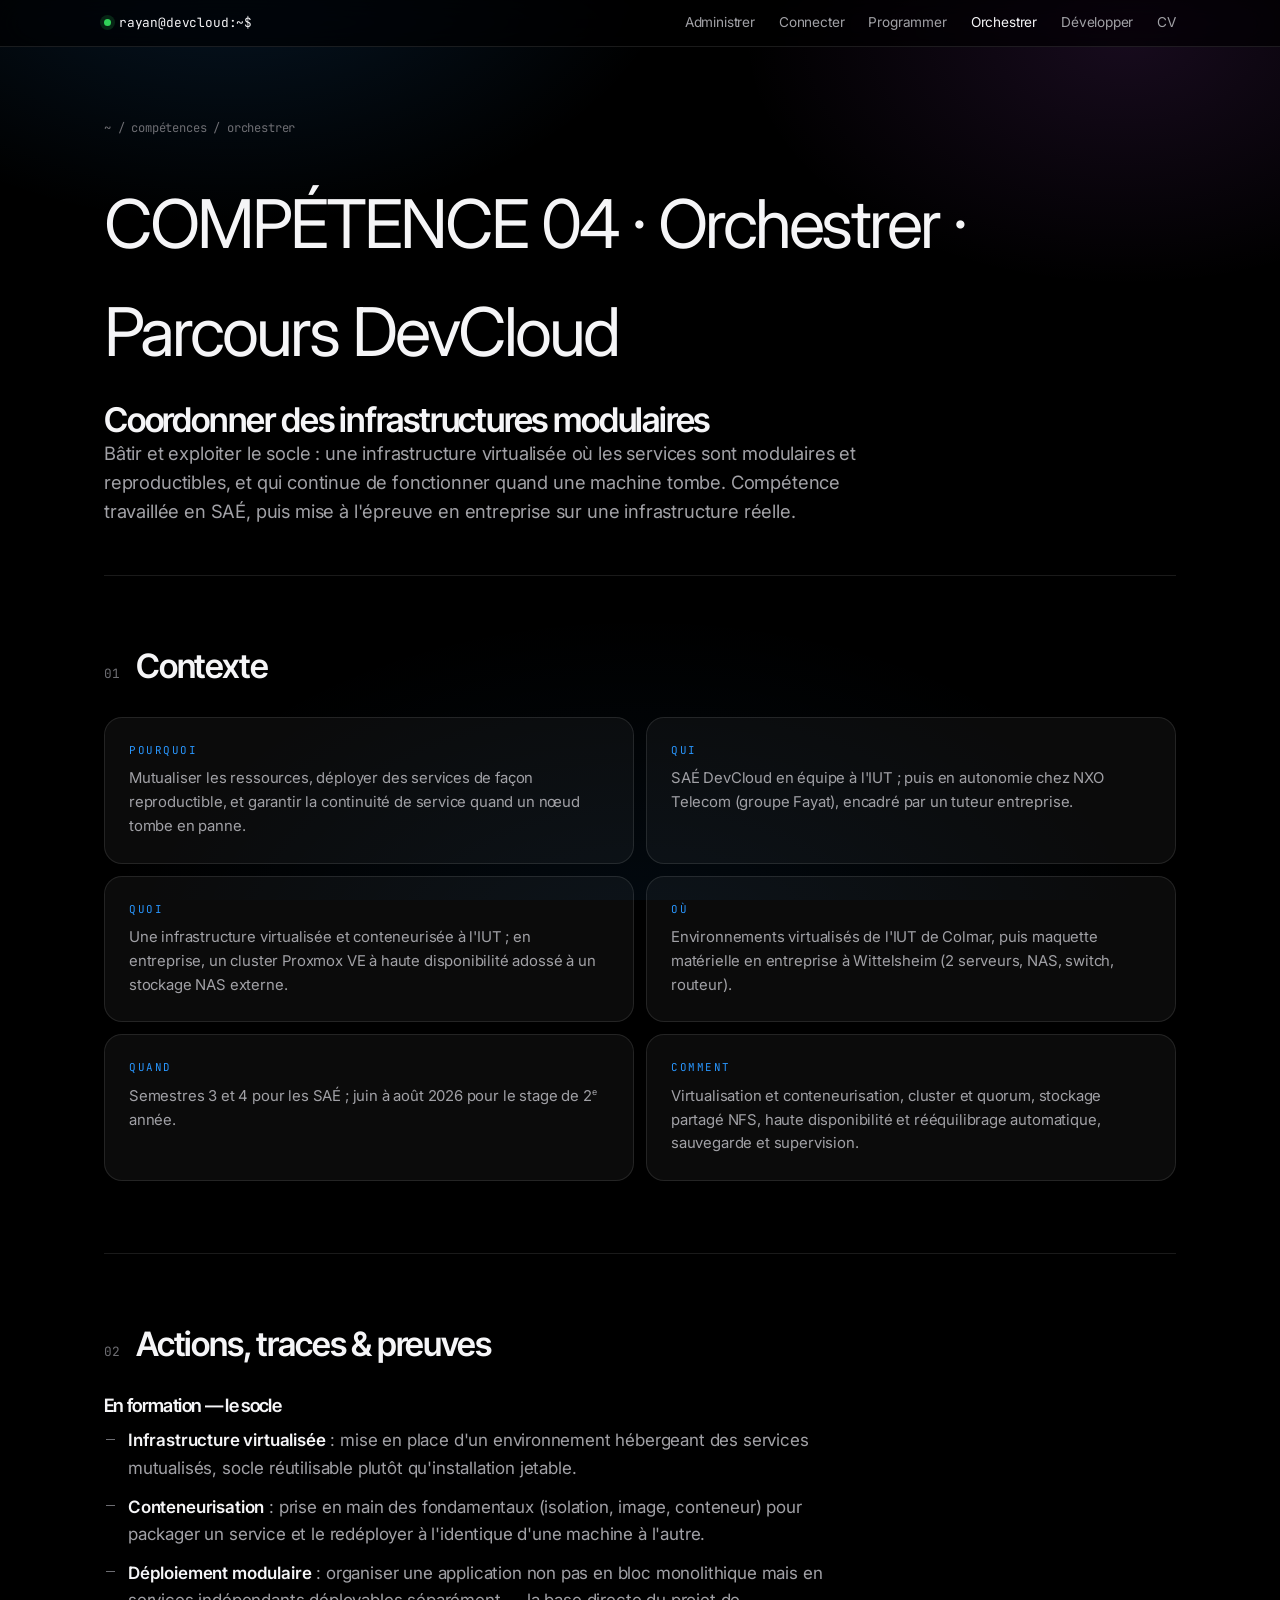
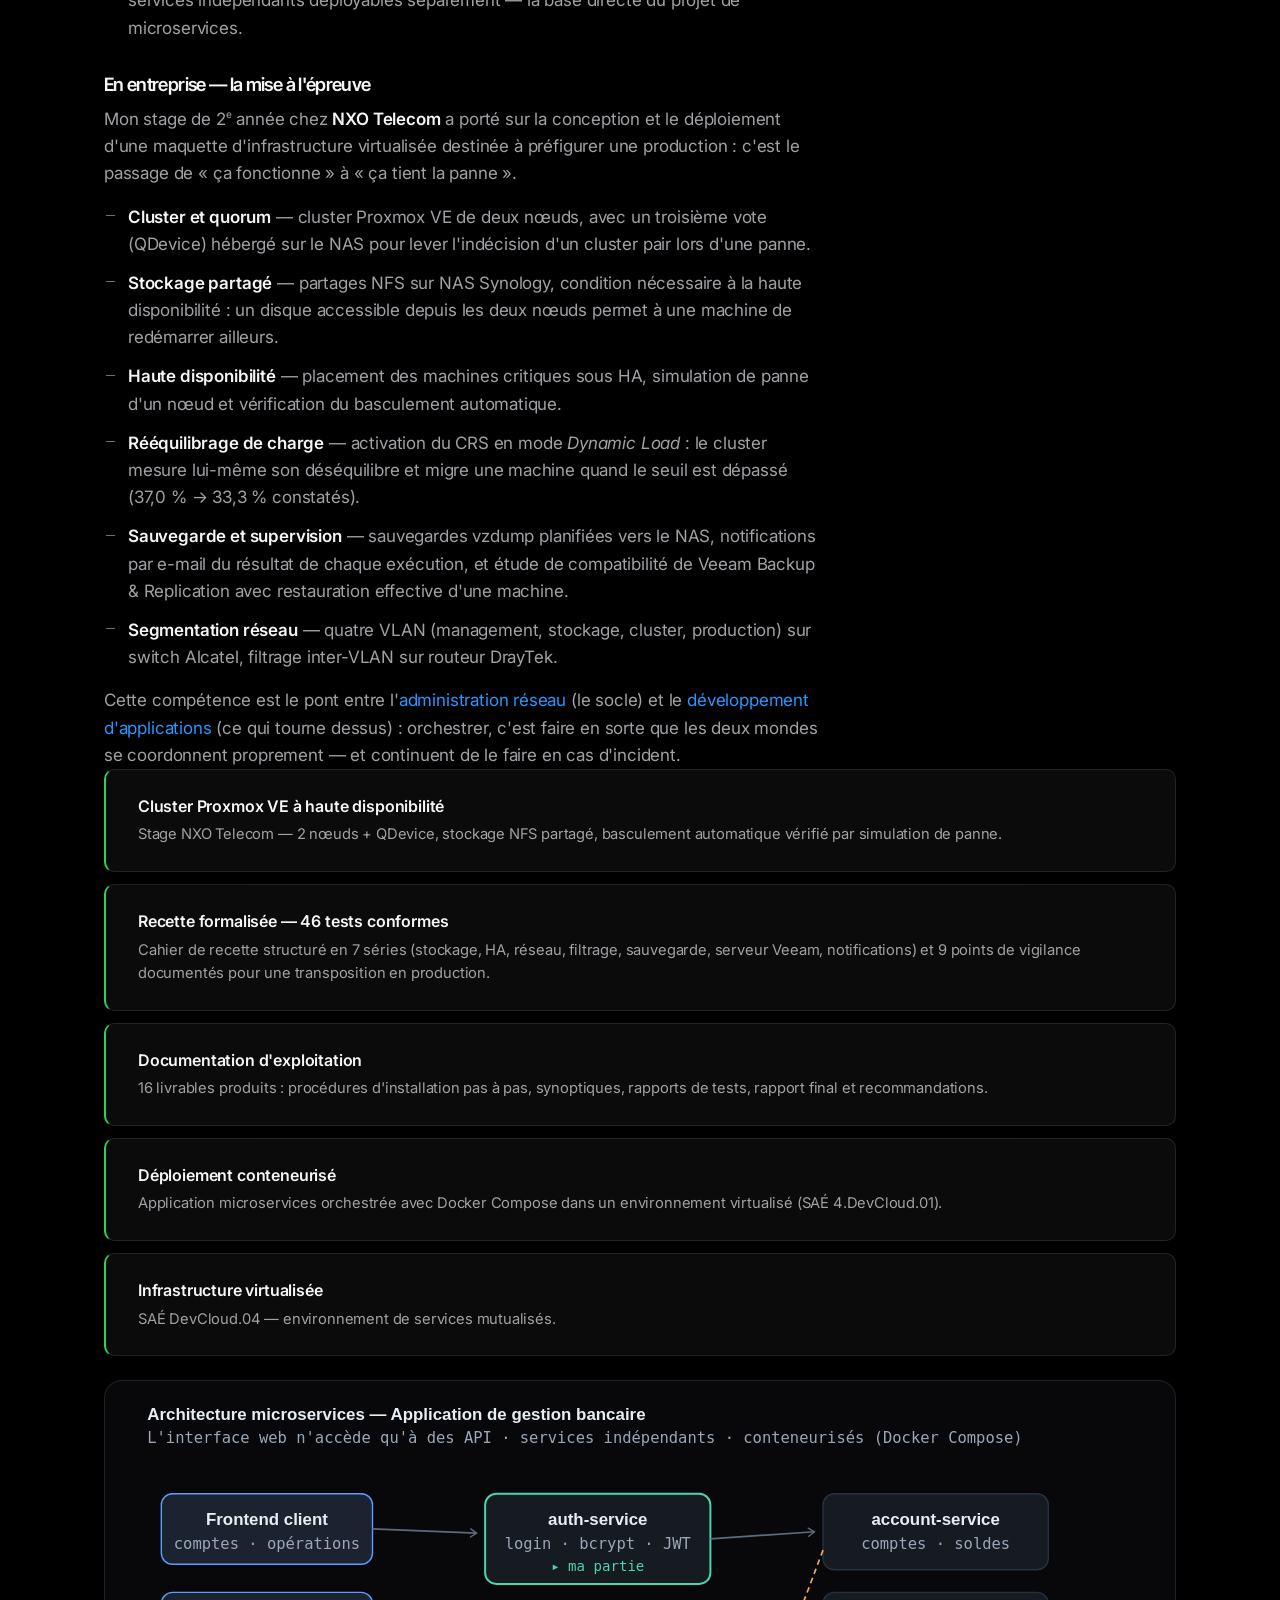
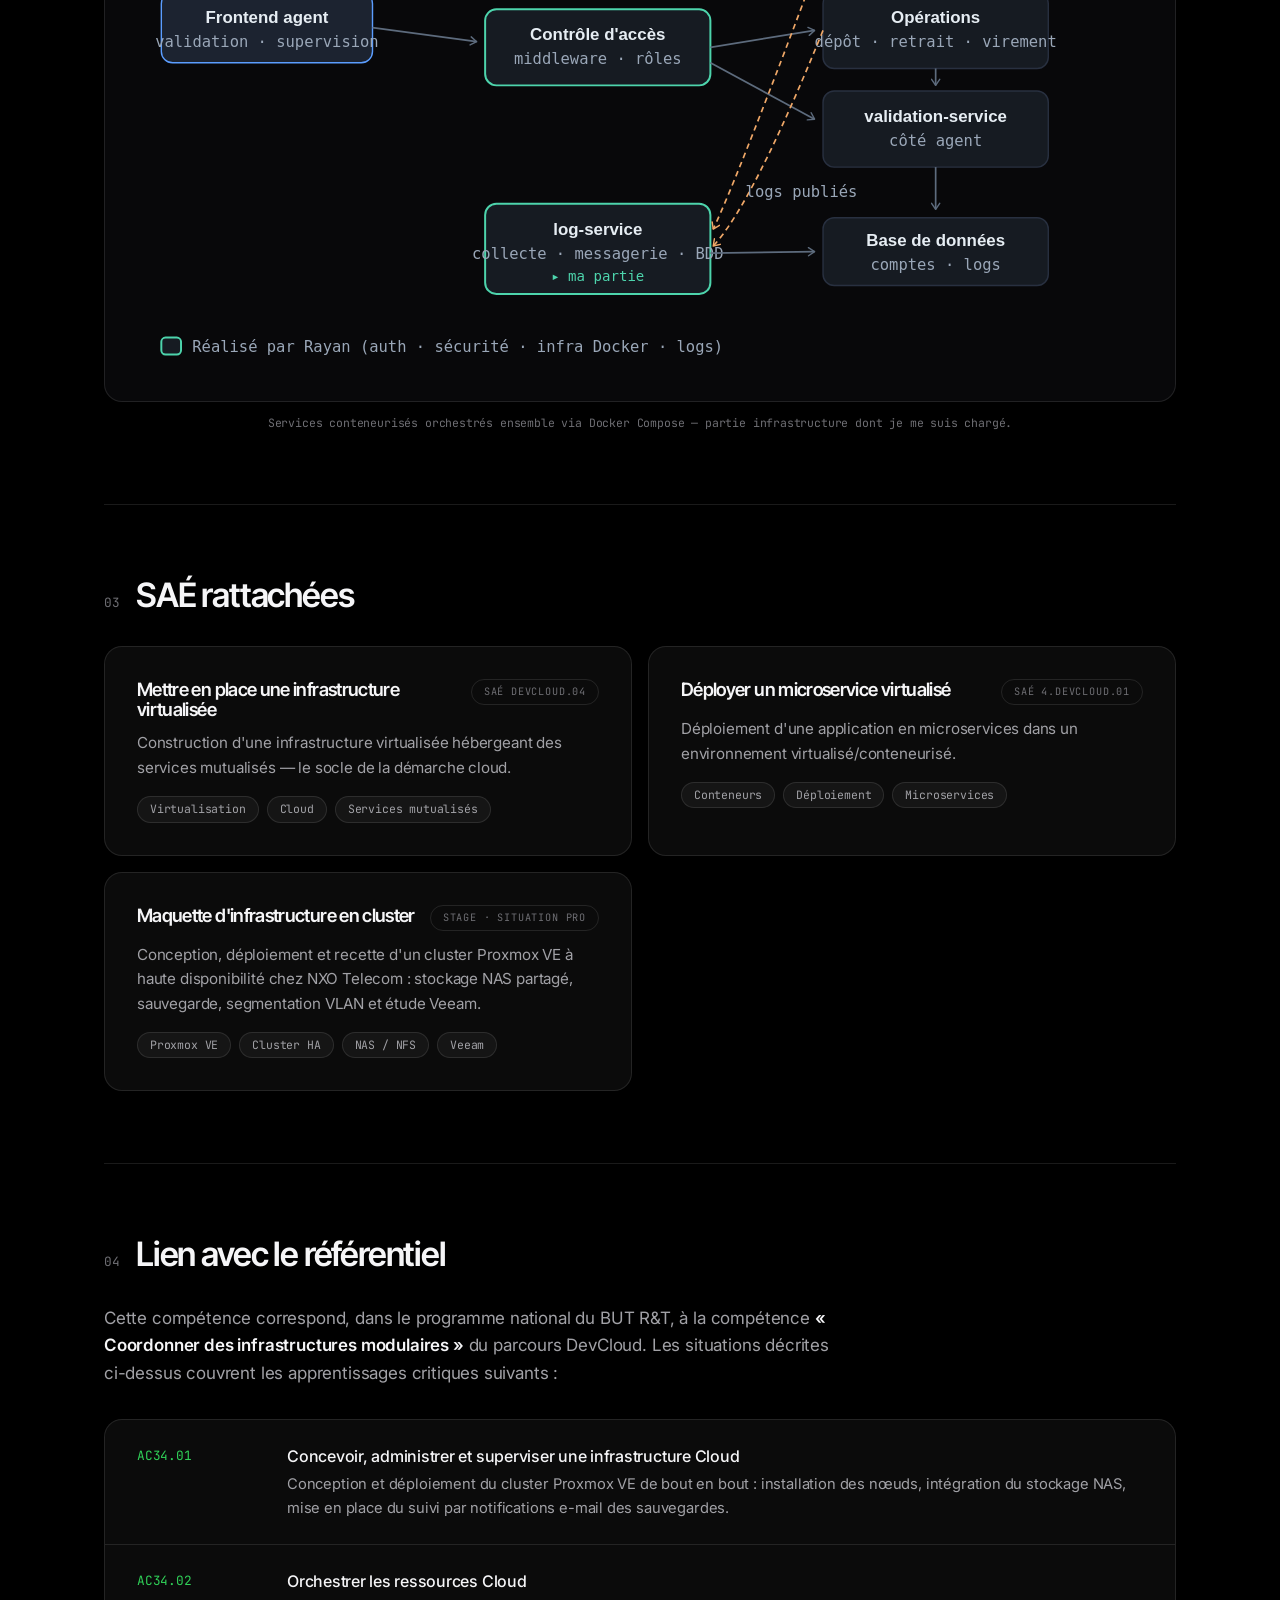
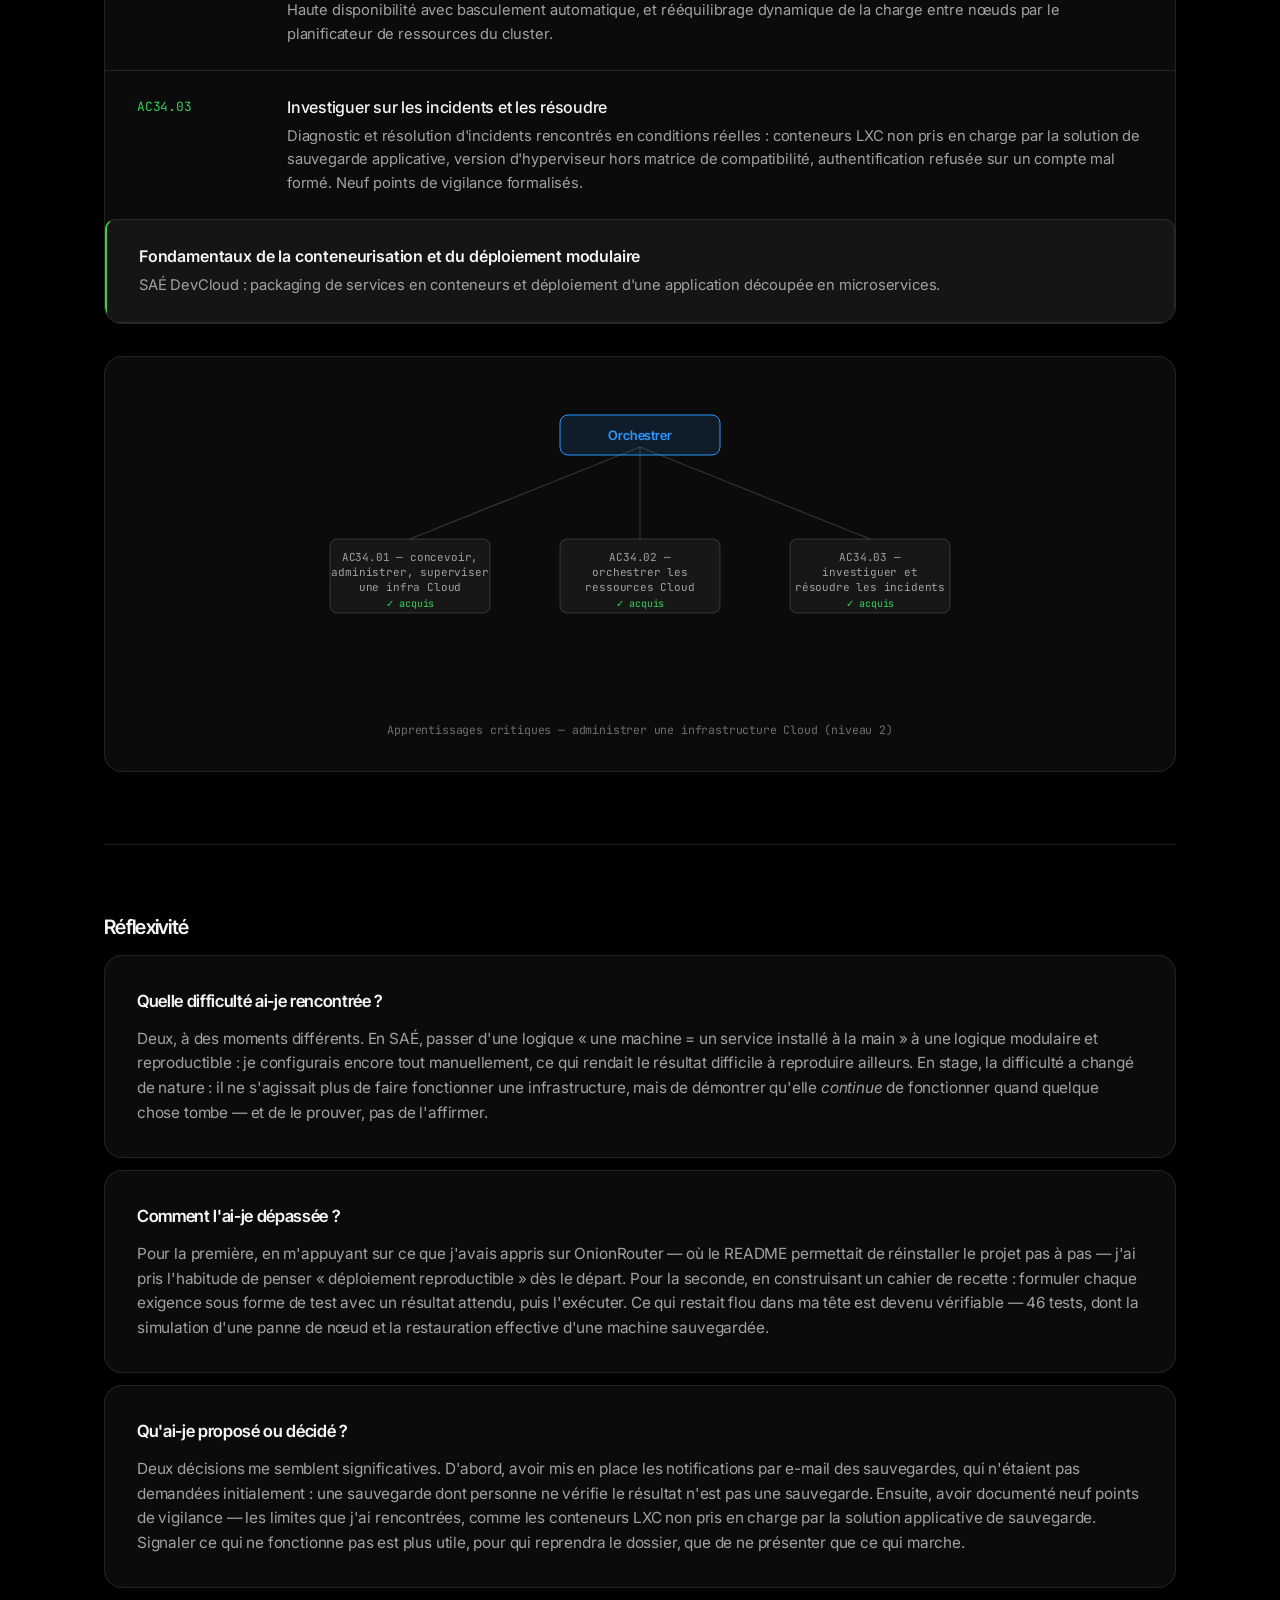
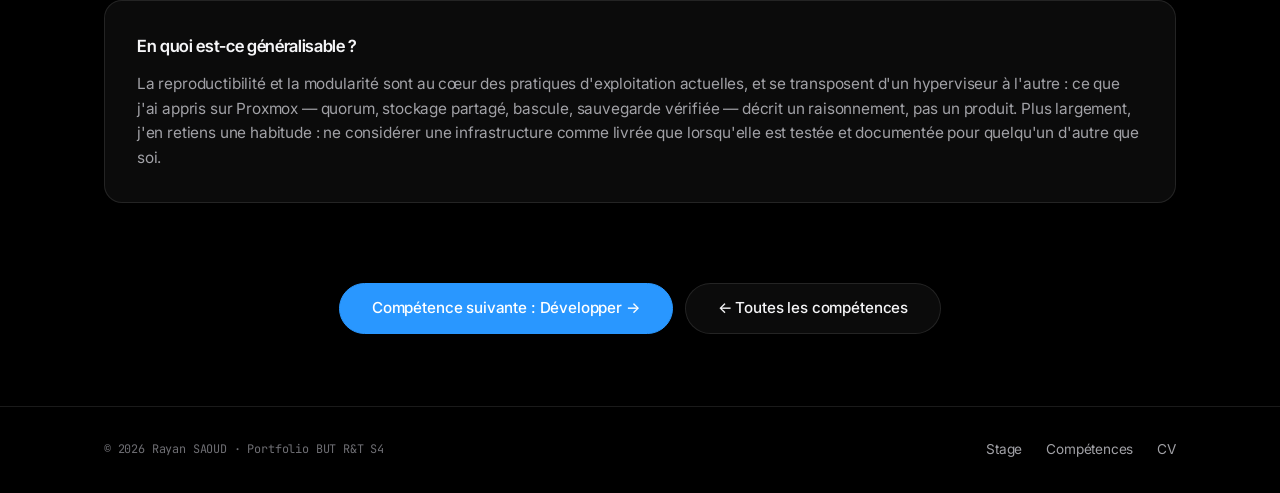
<file: competences/orchestrer.html>
<!DOCTYPE html>
<html lang="fr">
<head>
<meta charset="UTF-8">
<meta name="viewport" content="width=device-width, initial-scale=1.0">
<title>Orchestrer — Portfolio Rayan SAOUD</title>
<meta name="description" content="Compétence Coordonner des infrastructures modulaires — BUT R&T 2e année, parcours DevCloud.">
<link rel="preconnect" href="https://fonts.googleapis.com">
<link rel="preconnect" href="https://fonts.gstatic.com" crossorigin>
<link href="https://fonts.googleapis.com/css2?family=Inter:wght@400;500;600&family=Inter+Tight:wght@500;600;700&family=JetBrains+Mono:wght@400;500&display=swap" rel="stylesheet">
<link rel="icon" href="data:image/svg+xml,%3Csvg xmlns='http://www.w3.org/2000/svg' viewBox='0 0 32 32'%3E%3Crect width='32' height='32' rx='7' fill='%23000'/%3E%3Ccircle cx='16' cy='16' r='5' fill='%2330d158'/%3E%3C/svg%3E">
<meta property="og:type" content="website">
<meta property="og:site_name" content="Portfolio — Rayan Saoud">
<meta property="og:title" content="Orchestrer — Portfolio Rayan SAOUD">
<meta property="og:description" content="Compétence Coordonner des infrastructures modulaires — BUT R&T 2e année, parcours DevCloud.">
<meta property="og:url" content="https://ryn-s.github.io/portfoliort/">
<meta property="og:image" content="https://ryn-s.github.io/portfoliort/assets/img/preview.png">
<meta property="og:locale" content="fr_FR">
<meta name="twitter:card" content="summary_large_image">
<meta name="theme-color" content="#000000">
<link rel="stylesheet" href="../assets/css/style.css">
</head>
<body>
<div class="glow" aria-hidden="true"></div>

<nav class="nav">
  <div class="nav-inner">
    <a href="../index.html" class="brand"><span class="dot"></span>rayan@devcloud:~$</a>
    <button class="nav-toggle" aria-label="Menu">≡</button>
    <div class="nav-links">
      <a href="administrer.html">Administrer</a>
      <a href="connecter.html">Connecter</a>
      <a href="programmer.html">Programmer</a>
      <a href="orchestrer.html" class="active">Orchestrer</a>
      <a href="developper.html">Développer</a>
      <a href="../index.html#cv">CV</a>
    </div>
  </div>
</nav>

<header class="comp-hero">
  <div class="wrap">
    <div class="breadcrumb"><a href="../index.html">~</a> / <a href="../index.html#competences">compétences</a> / orchestrer</div>
    <div class="verb-big">COMPÉTENCE 04 · Orchestrer · Parcours DevCloud</div>
    <h1>Coordonner des infrastructures modulaires</h1>
    <p class="lead">Bâtir et exploiter le socle : une infrastructure virtualisée où les services sont modulaires et reproductibles, et qui continue de fonctionner quand une machine tombe. Compétence travaillée en SAÉ, puis mise à l'épreuve en entreprise sur une infrastructure réelle.</p>
  </div>
</header>

<main class="wrap">

  <section class="subsection reveal">
    <h2><span class="marker">01</span> Contexte</h2>
    <div class="w-grid">
      <div class="w"><div class="q">Pourquoi</div><div class="a">Mutualiser les ressources, déployer des services de façon reproductible, et garantir la continuité de service quand un nœud tombe en panne.</div></div>
      <div class="w"><div class="q">Qui</div><div class="a">SAÉ DevCloud en équipe à l'IUT ; puis en autonomie chez NXO Telecom (groupe Fayat), encadré par un tuteur entreprise.</div></div>
      <div class="w"><div class="q">Quoi</div><div class="a">Une infrastructure virtualisée et conteneurisée à l'IUT ; en entreprise, un cluster Proxmox VE à haute disponibilité adossé à un stockage NAS externe.</div></div>
      <div class="w"><div class="q">Où</div><div class="a">Environnements virtualisés de l'IUT de Colmar, puis maquette matérielle en entreprise à Wittelsheim (2 serveurs, NAS, switch, routeur).</div></div>
      <div class="w"><div class="q">Quand</div><div class="a">Semestres 3 et 4 pour les SAÉ ; juin à août 2026 pour le stage de 2<sup>e</sup> année.</div></div>
      <div class="w"><div class="q">Comment</div><div class="a">Virtualisation et conteneurisation, cluster et quorum, stockage partagé NFS, haute disponibilité et rééquilibrage automatique, sauvegarde et supervision.</div></div>
    </div>
  </section>

  <section class="subsection reveal">
    <h2><span class="marker">02</span> Actions, traces &amp; preuves</h2>
    <div class="prose">
      <h3>En formation — le socle</h3>
      <ul>
        <li><strong>Infrastructure virtualisée</strong> : mise en place d'un environnement hébergeant des services mutualisés, socle réutilisable plutôt qu'installation jetable.</li>
        <li><strong>Conteneurisation</strong> : prise en main des fondamentaux (isolation, image, conteneur) pour packager un service et le redéployer à l'identique d'une machine à l'autre.</li>
        <li><strong>Déploiement modulaire</strong> : organiser une application non pas en bloc monolithique mais en services indépendants déployables séparément — la base directe du projet de microservices.</li>
      </ul>

      <h3>En entreprise — la mise à l'épreuve</h3>
      <p>Mon stage de 2<sup>e</sup> année chez <strong>NXO Telecom</strong> a porté sur la conception et le déploiement d'une maquette d'infrastructure virtualisée destinée à préfigurer une production : c'est le passage de « ça fonctionne » à « ça tient la panne ».</p>
      <ul>
        <li><strong>Cluster et quorum</strong> — cluster Proxmox VE de deux nœuds, avec un troisième vote (QDevice) hébergé sur le NAS pour lever l'indécision d'un cluster pair lors d'une panne.</li>
        <li><strong>Stockage partagé</strong> — partages NFS sur NAS Synology, condition nécessaire à la haute disponibilité : un disque accessible depuis les deux nœuds permet à une machine de redémarrer ailleurs.</li>
        <li><strong>Haute disponibilité</strong> — placement des machines critiques sous HA, simulation de panne d'un nœud et vérification du basculement automatique.</li>
        <li><strong>Rééquilibrage de charge</strong> — activation du CRS en mode <em>Dynamic Load</em> : le cluster mesure lui-même son déséquilibre et migre une machine quand le seuil est dépassé (37,0 % → 33,3 % constatés).</li>
        <li><strong>Sauvegarde et supervision</strong> — sauvegardes vzdump planifiées vers le NAS, notifications par e-mail du résultat de chaque exécution, et étude de compatibilité de Veeam Backup &amp; Replication avec restauration effective d'une machine.</li>
        <li><strong>Segmentation réseau</strong> — quatre VLAN (management, stockage, cluster, production) sur switch Alcatel, filtrage inter-VLAN sur routeur DrayTek.</li>
      </ul>
      <p>Cette compétence est le pont entre l'<a href="administrer.html">administration réseau</a> (le socle) et le <a href="developper.html">développement d'applications</a> (ce qui tourne dessus) : orchestrer, c'est faire en sorte que les deux mondes se coordonnent proprement — et continuent de le faire en cas d'incident.</p>
    </div>

    <div class="evidence">
      <div class="ev"><div class="t">Cluster Proxmox VE à haute disponibilité</div><div class="d">Stage NXO Telecom — 2 nœuds + QDevice, stockage NFS partagé, basculement automatique vérifié par simulation de panne.</div></div>
      <div class="ev"><div class="t">Recette formalisée — 46 tests conformes</div><div class="d">Cahier de recette structuré en 7 séries (stockage, HA, réseau, filtrage, sauvegarde, serveur Veeam, notifications) et 9 points de vigilance documentés pour une transposition en production.</div></div>
      <div class="ev"><div class="t">Documentation d'exploitation</div><div class="d">16 livrables produits : procédures d'installation pas à pas, synoptiques, rapports de tests, rapport final et recommandations.</div></div>
      <div class="ev"><div class="t">Déploiement conteneurisé</div><div class="d">Application microservices orchestrée avec Docker Compose dans un environnement virtualisé (SAÉ 4.DevCloud.01).</div></div>
      <div class="ev"><div class="t">Infrastructure virtualisée</div><div class="d">SAÉ DevCloud.04 — environnement de services mutualisés.</div></div>
    </div>
    <figure class="figure">
      <img src="../assets/img/archi-microservices.svg" alt="Architecture microservices conteneurisée">
      <figcaption>Services conteneurisés orchestrés ensemble via Docker Compose — partie infrastructure dont je me suis chargé.</figcaption>
    </figure>
  </section>

  <section class="subsection reveal">
    <h2><span class="marker">03</span> SAÉ rattachées</h2>
    <div class="proj-grid">
      <div class="proj">
        <div class="head"><h3>Mettre en place une infrastructure virtualisée</h3><span class="badge">SAÉ DevCloud.04</span></div>
        <p>Construction d'une infrastructure virtualisée hébergeant des services mutualisés — le socle de la démarche cloud.</p>
        <div class="tags"><span class="tag">Virtualisation</span><span class="tag">Cloud</span><span class="tag">Services mutualisés</span></div>
      </div>
      <div class="proj">
        <div class="head"><h3>Déployer un microservice virtualisé</h3><span class="badge">SAÉ 4.DevCloud.01</span></div>
        <p>Déploiement d'une application en microservices dans un environnement virtualisé/conteneurisé.</p>
        <div class="tags"><span class="tag">Conteneurs</span><span class="tag">Déploiement</span><span class="tag">Microservices</span></div>
      </div>
      <div class="proj">
        <div class="head"><h3>Maquette d'infrastructure en cluster</h3><span class="badge">stage · situation pro</span></div>
        <p>Conception, déploiement et recette d'un cluster Proxmox VE à haute disponibilité chez NXO Telecom : stockage NAS partagé, sauvegarde, segmentation VLAN et étude Veeam.</p>
        <div class="tags"><span class="tag">Proxmox VE</span><span class="tag">Cluster HA</span><span class="tag">NAS / NFS</span><span class="tag">Veeam</span></div>
      </div>
    </div>
  </section>

  <section class="subsection reveal">
    <h2><span class="marker">04</span> Lien avec le référentiel</h2>
    <div class="prose lead-in">
      <p>Cette compétence correspond, dans le programme national du BUT R&amp;T, à la compétence <strong>« Coordonner des infrastructures modulaires »</strong> du parcours DevCloud. Les situations décrites ci-dessus couvrent les apprentissages critiques suivants :</p>
    </div>
    <div class="ac-list lead-in">
      <div class="ac"><div class="ac-code">AC34.01</div><div><div class="ac-label">Concevoir, administrer et superviser une infrastructure Cloud</div><div class="ac-proof">Conception et déploiement du cluster Proxmox VE de bout en bout : installation des nœuds, intégration du stockage NAS, mise en place du suivi par notifications e-mail des sauvegardes.</div></div></div>
      <div class="ac"><div class="ac-code">AC34.02</div><div><div class="ac-label">Orchestrer les ressources Cloud</div><div class="ac-proof">Haute disponibilité avec basculement automatique, et rééquilibrage dynamique de la charge entre nœuds par le planificateur de ressources du cluster.</div></div></div>
      <div class="ac"><div class="ac-code">AC34.03</div><div><div class="ac-label">Investiguer sur les incidents et les résoudre</div><div class="ac-proof">Diagnostic et résolution d'incidents rencontrés en conditions réelles : conteneurs LXC non pris en charge par la solution de sauvegarde applicative, version d'hyperviseur hors matrice de compatibilité, authentification refusée sur un compte mal formé. Neuf points de vigilance formalisés.</div></div></div>
      <div class="ev"><div class="t">Fondamentaux de la conteneurisation et du déploiement modulaire</div><div class="d">SAÉ DevCloud : packaging de services en conteneurs et déploiement d'une application découpée en microservices.</div></div>
    </div>
    <div class="ref-tree">
      <svg class="svg-tree" viewBox="0 0 760 300" role="img" aria-label="Arbre de la compétence Orchestrer">
        <path class="edge" d="M380,58 L150,150"/>
        <path class="edge" d="M380,58 L380,150"/>
        <path class="edge" d="M380,58 L610,150"/>
        <rect class="node-comp" x="300" y="26" width="160" height="40" rx="8"/>
        <text class="node-comp-label" x="380" y="51" text-anchor="middle">Orchestrer</text>
        <g>
          <rect class="node-ac" x="70" y="150" width="160" height="74" rx="7"/>
          <text class="node-ac-label" x="150" y="172" text-anchor="middle">AC34.01 — concevoir,</text>
          <text class="node-ac-label" x="150" y="187" text-anchor="middle">administrer, superviser</text>
          <text class="node-ac-label" x="150" y="202" text-anchor="middle">une infra Cloud</text>
          <text class="chk" x="150" y="218" text-anchor="middle">✓ acquis</text>
        </g>
        <g>
          <rect class="node-ac" x="300" y="150" width="160" height="74" rx="7"/>
          <text class="node-ac-label" x="380" y="172" text-anchor="middle">AC34.02 —</text>
          <text class="node-ac-label" x="380" y="187" text-anchor="middle">orchestrer les</text>
          <text class="node-ac-label" x="380" y="202" text-anchor="middle">ressources Cloud</text>
          <text class="chk" x="380" y="218" text-anchor="middle">✓ acquis</text>
        </g>
        <g>
          <rect class="node-ac" x="530" y="150" width="160" height="74" rx="7"/>
          <text class="node-ac-label" x="610" y="172" text-anchor="middle">AC34.03 —</text>
          <text class="node-ac-label" x="610" y="187" text-anchor="middle">investiguer et</text>
          <text class="node-ac-label" x="610" y="202" text-anchor="middle">résoudre les incidents</text>
          <text class="chk" x="610" y="218" text-anchor="middle">✓ acquis</text>
        </g>
      </svg>
      <div class="ref-caption">Apprentissages critiques — administrer une infrastructure Cloud (niveau 2)</div>
    </div>
  </section>

  <section class="subsection reveal">
    <div class="reflex">
      <h3>Réflexivité</h3>
      <div class="q-list">
        <div class="qa"><div class="q">Quelle difficulté ai-je rencontrée ?</div><div class="a">Deux, à des moments différents. En SAÉ, passer d'une logique « une machine = un service installé à la main » à une logique modulaire et reproductible : je configurais encore tout manuellement, ce qui rendait le résultat difficile à reproduire ailleurs. En stage, la difficulté a changé de nature : il ne s'agissait plus de faire fonctionner une infrastructure, mais de démontrer qu'elle <em>continue</em> de fonctionner quand quelque chose tombe — et de le prouver, pas de l'affirmer.</div></div>
        <div class="qa"><div class="q">Comment l'ai-je dépassée ?</div><div class="a">Pour la première, en m'appuyant sur ce que j'avais appris sur OnionRouter — où le README permettait de réinstaller le projet pas à pas — j'ai pris l'habitude de penser « déploiement reproductible » dès le départ. Pour la seconde, en construisant un cahier de recette : formuler chaque exigence sous forme de test avec un résultat attendu, puis l'exécuter. Ce qui restait flou dans ma tête est devenu vérifiable — 46 tests, dont la simulation d'une panne de nœud et la restauration effective d'une machine sauvegardée.</div></div>
        <div class="qa"><div class="q">Qu'ai-je proposé ou décidé ?</div><div class="a">Deux décisions me semblent significatives. D'abord, avoir mis en place les notifications par e-mail des sauvegardes, qui n'étaient pas demandées initialement : une sauvegarde dont personne ne vérifie le résultat n'est pas une sauvegarde. Ensuite, avoir documenté neuf points de vigilance — les limites que j'ai rencontrées, comme les conteneurs LXC non pris en charge par la solution applicative de sauvegarde. Signaler ce qui ne fonctionne pas est plus utile, pour qui reprendra le dossier, que de ne présenter que ce qui marche.</div></div>
        <div class="qa"><div class="q">En quoi est-ce généralisable ?</div><div class="a">La reproductibilité et la modularité sont au cœur des pratiques d'exploitation actuelles, et se transposent d'un hyperviseur à l'autre : ce que j'ai appris sur Proxmox — quorum, stockage partagé, bascule, sauvegarde vérifiée — décrit un raisonnement, pas un produit. Plus largement, j'en retiens une habitude : ne considérer une infrastructure comme livrée que lorsqu'elle est testée et documentée pour quelqu'un d'autre que soi.</div></div>
      </div>
    </div>
  </section>

  <div class="hero-cta cta-band reveal">
    <a href="developper.html" class="btn btn-primary">Compétence suivante : Développer →</a>
    <a href="../index.html#competences" class="btn">← Toutes les compétences</a>
  </div>
</main>

<footer>
  <div class="wrap foot-inner">
    <div class="copy">© 2026 Rayan SAOUD · Portfolio BUT R&amp;T S4</div>
    <div class="foot-links"><a href="../index.html#stage">Stage</a>
      <a href="../index.html#competences">Compétences</a><a href="../index.html#cv">CV</a></div>
  </div>
</footer>

<script src="../assets/js/main.js"></script>
</body>
</html>
</file>
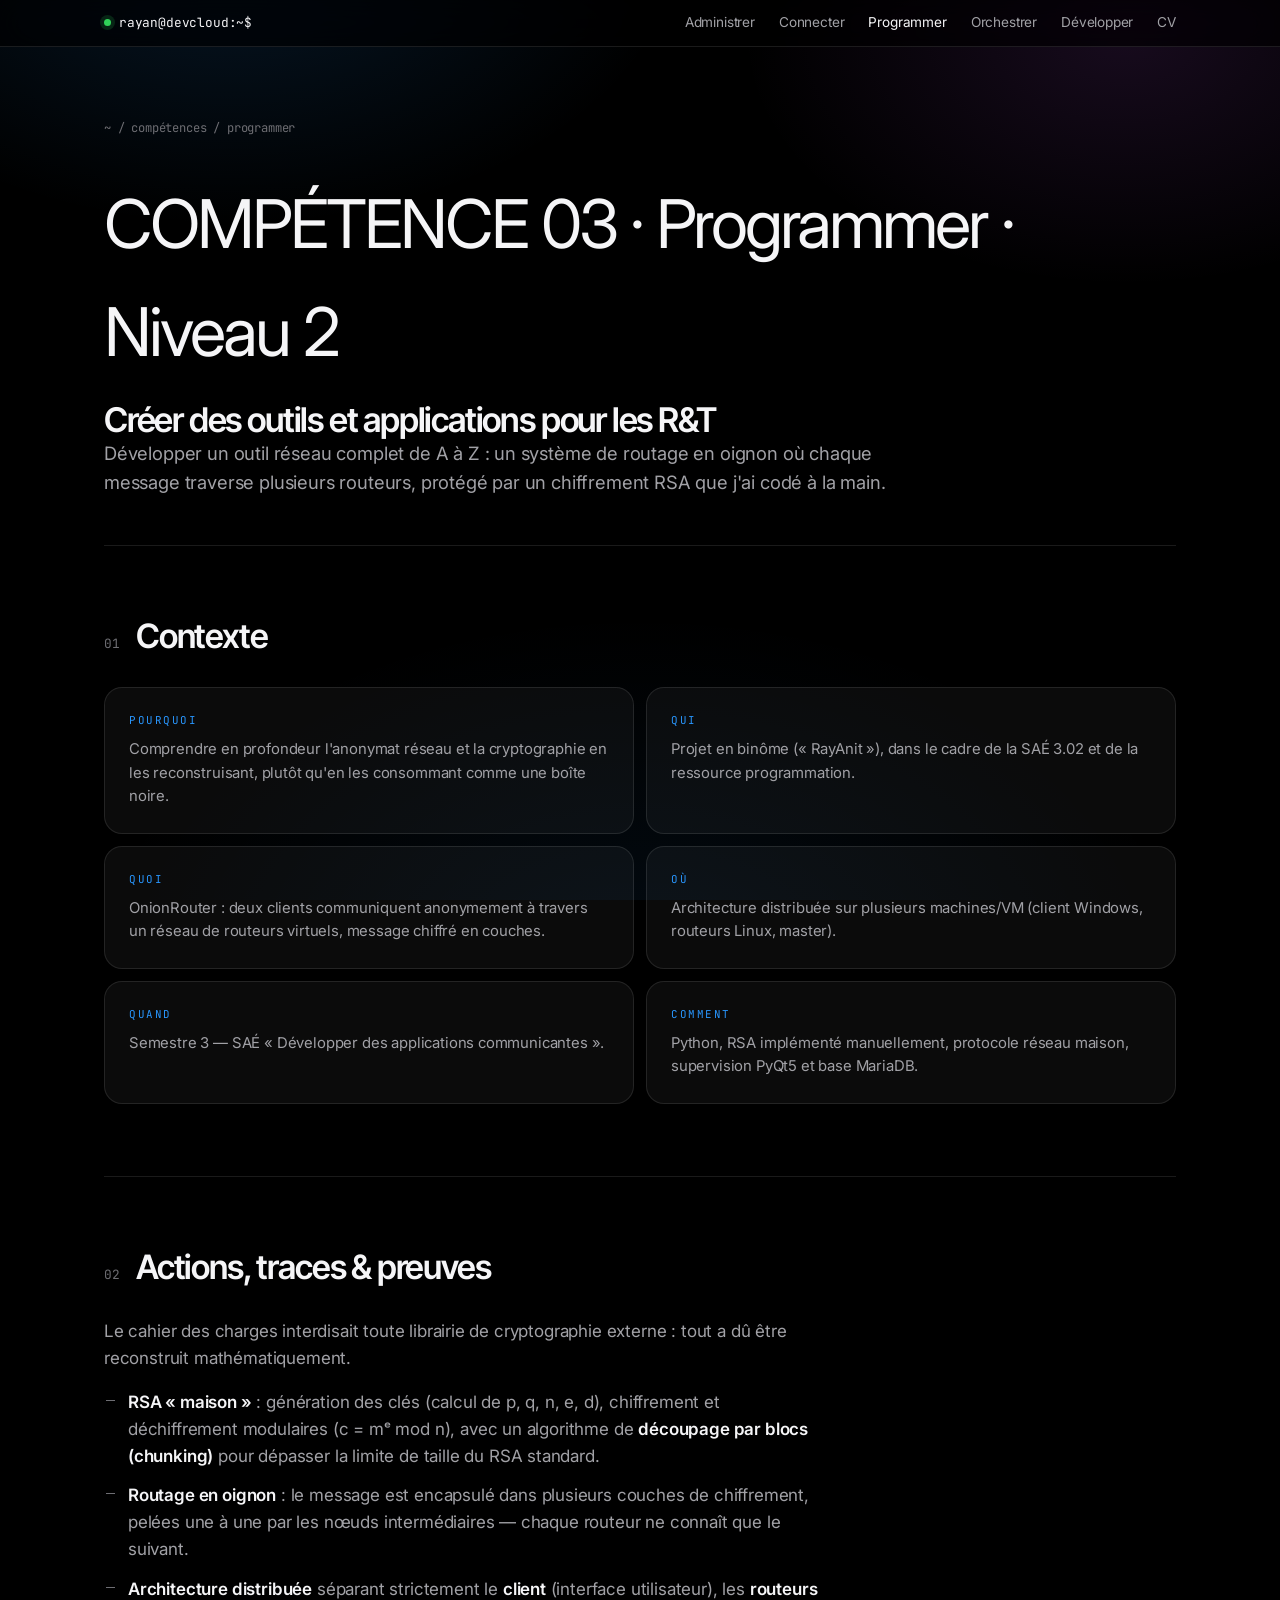
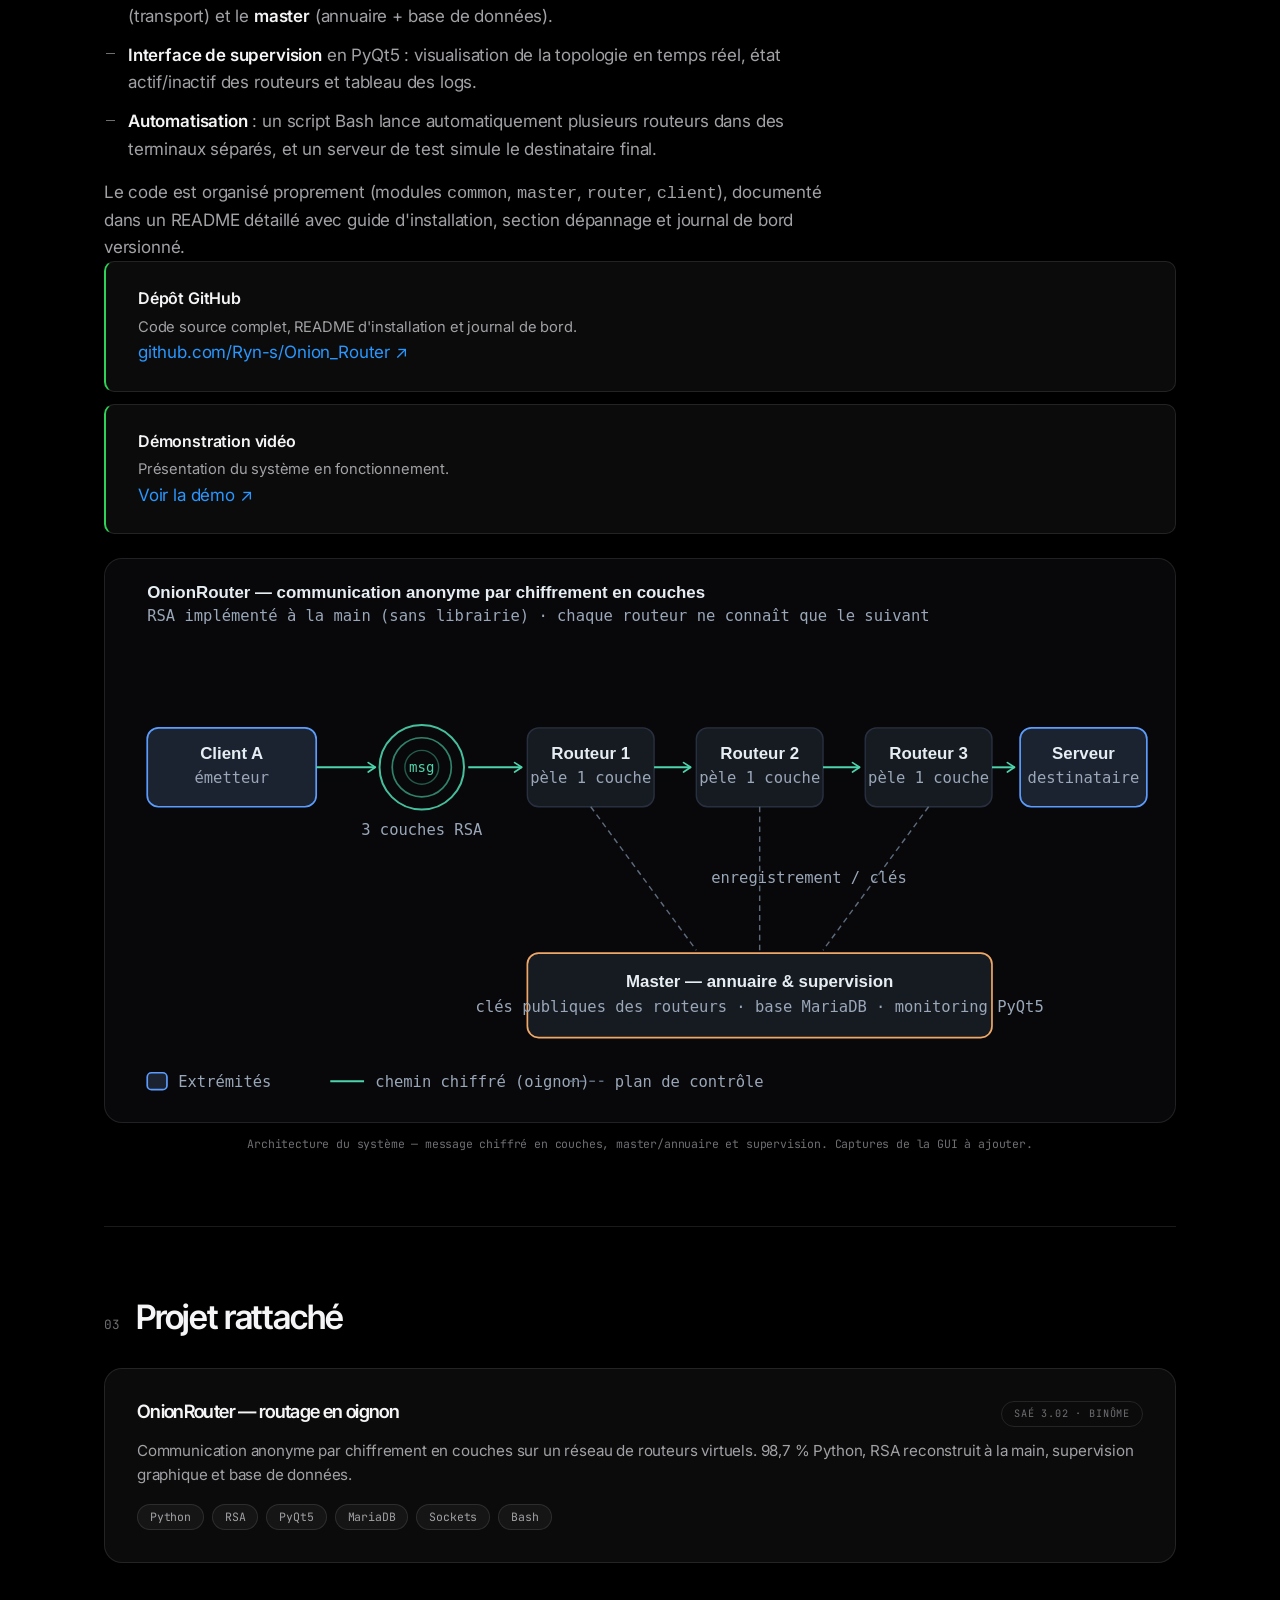
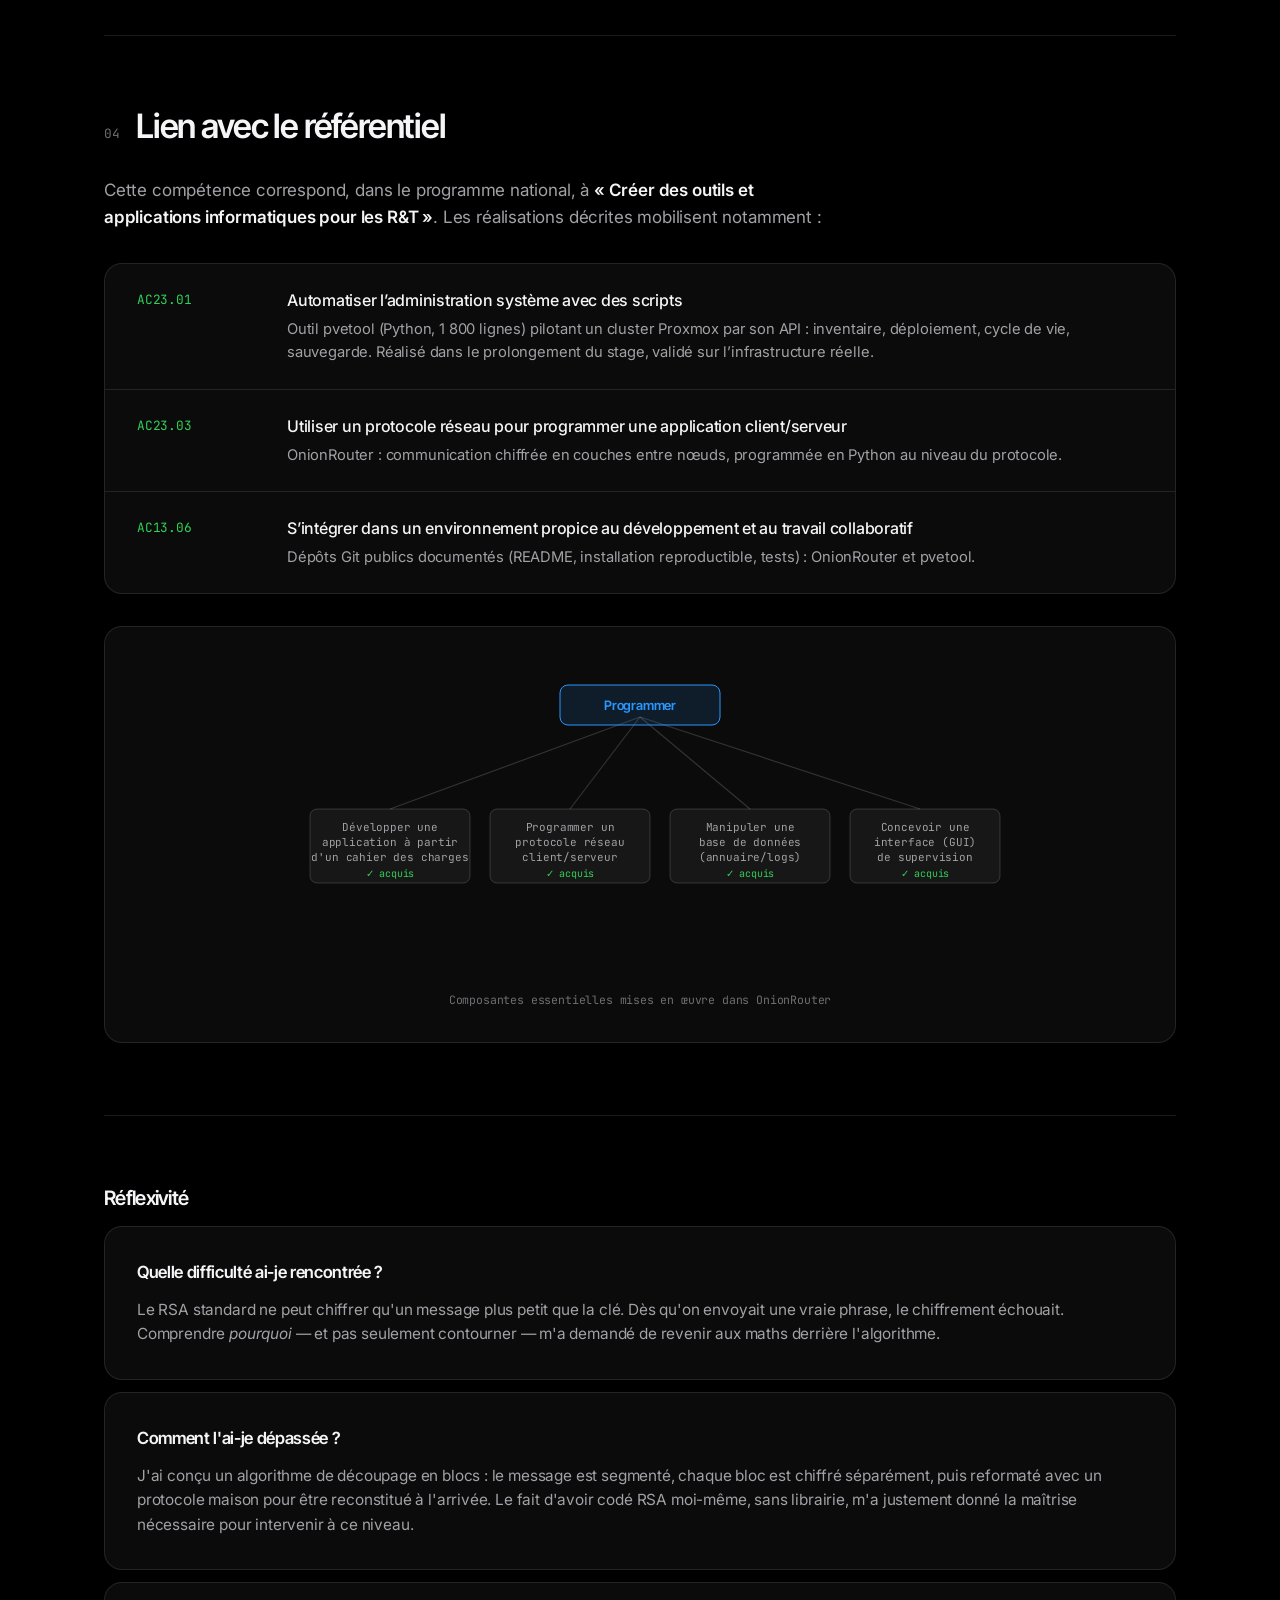
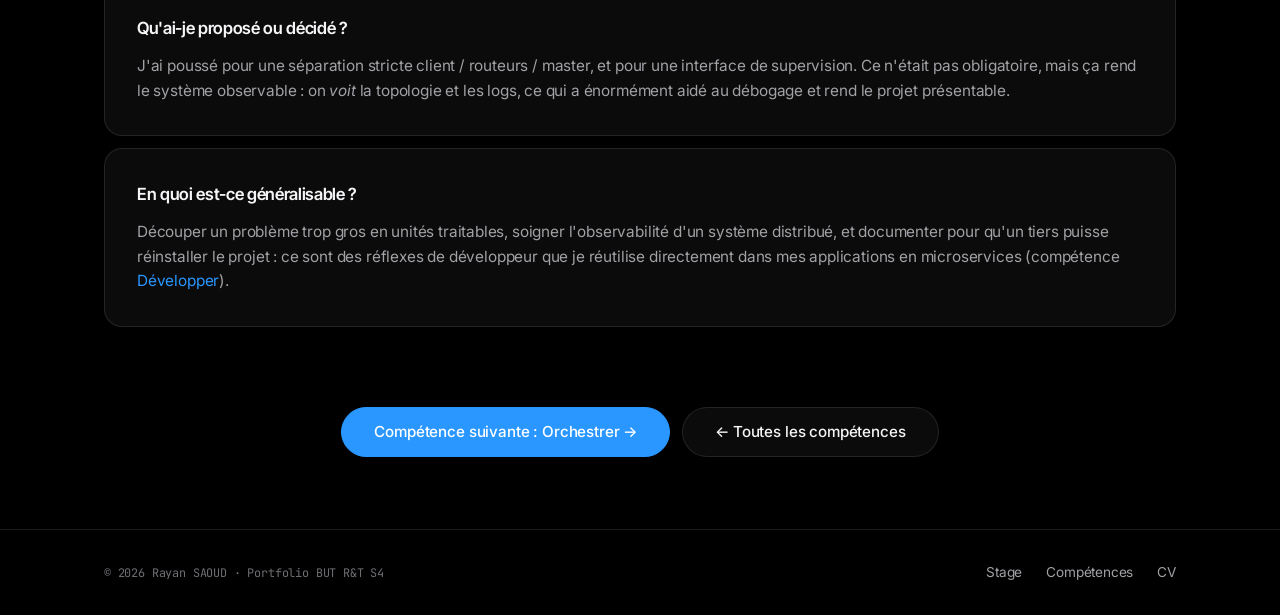
<file: competences/programmer.html>
<!DOCTYPE html>
<html lang="fr">
<head>
<meta charset="UTF-8">
<meta name="viewport" content="width=device-width, initial-scale=1.0">
<title>Programmer — Portfolio Rayan SAOUD</title>
<meta name="description" content="Compétence Créer des outils et applications pour les R&T — BUT R&T 2e année.">
<link rel="preconnect" href="https://fonts.googleapis.com">
<link rel="preconnect" href="https://fonts.gstatic.com" crossorigin>
<link href="https://fonts.googleapis.com/css2?family=Inter:wght@400;500;600&family=Inter+Tight:wght@500;600;700&family=JetBrains+Mono:wght@400;500&display=swap" rel="stylesheet">
<link rel="icon" href="data:image/svg+xml,%3Csvg xmlns='http://www.w3.org/2000/svg' viewBox='0 0 32 32'%3E%3Crect width='32' height='32' rx='7' fill='%23000'/%3E%3Ccircle cx='16' cy='16' r='5' fill='%2330d158'/%3E%3C/svg%3E">
<meta property="og:type" content="website">
<meta property="og:site_name" content="Portfolio — Rayan Saoud">
<meta property="og:title" content="Programmer — Portfolio Rayan SAOUD">
<meta property="og:description" content="Compétence Créer des outils et applications pour les R&T — BUT R&T 2e année.">
<meta property="og:url" content="https://ryn-s.github.io/portfoliort/">
<meta property="og:image" content="https://ryn-s.github.io/portfoliort/assets/img/preview.png">
<meta property="og:locale" content="fr_FR">
<meta name="twitter:card" content="summary_large_image">
<meta name="theme-color" content="#000000">
<link rel="stylesheet" href="../assets/css/style.css">
</head>
<body>
<div class="glow" aria-hidden="true"></div>

<nav class="nav">
  <div class="nav-inner">
    <a href="../index.html" class="brand"><span class="dot"></span>rayan@devcloud:~$</a>
    <button class="nav-toggle" aria-label="Menu">≡</button>
    <div class="nav-links">
      <a href="administrer.html">Administrer</a>
      <a href="connecter.html">Connecter</a>
      <a href="programmer.html" class="active">Programmer</a>
      <a href="orchestrer.html">Orchestrer</a>
      <a href="developper.html">Développer</a>
      <a href="../index.html#cv">CV</a>
    </div>
  </div>
</nav>

<header class="comp-hero">
  <div class="wrap">
    <div class="breadcrumb"><a href="../index.html">~</a> / <a href="../index.html#competences">compétences</a> / programmer</div>
    <div class="verb-big">COMPÉTENCE 03 · Programmer · Niveau 2</div>
    <h1>Créer des outils et applications pour les R&amp;T</h1>
    <p class="lead">Développer un outil réseau complet de A à Z : un système de routage en oignon où chaque message traverse plusieurs routeurs, protégé par un chiffrement RSA que j'ai codé à la main.</p>
  </div>
</header>

<main class="wrap">

  <section class="subsection reveal">
    <h2><span class="marker">01</span> Contexte</h2>
    <div class="w-grid">
      <div class="w"><div class="q">Pourquoi</div><div class="a">Comprendre en profondeur l'anonymat réseau et la cryptographie en les reconstruisant, plutôt qu'en les consommant comme une boîte noire.</div></div>
      <div class="w"><div class="q">Qui</div><div class="a">Projet en binôme (« RayAnit »), dans le cadre de la SAÉ 3.02 et de la ressource programmation.</div></div>
      <div class="w"><div class="q">Quoi</div><div class="a">OnionRouter : deux clients communiquent anonymement à travers un réseau de routeurs virtuels, message chiffré en couches.</div></div>
      <div class="w"><div class="q">Où</div><div class="a">Architecture distribuée sur plusieurs machines/VM (client Windows, routeurs Linux, master).</div></div>
      <div class="w"><div class="q">Quand</div><div class="a">Semestre 3 — SAÉ « Développer des applications communicantes ».</div></div>
      <div class="w"><div class="q">Comment</div><div class="a">Python, RSA implémenté manuellement, protocole réseau maison, supervision PyQt5 et base MariaDB.</div></div>
    </div>
  </section>

  <section class="subsection reveal">
    <h2><span class="marker">02</span> Actions, traces &amp; preuves</h2>
    <div class="prose">
      <p>Le cahier des charges interdisait toute librairie de cryptographie externe : tout a dû être reconstruit mathématiquement.</p>
      <ul>
        <li><strong>RSA « maison »</strong> : génération des clés (calcul de p, q, n, e, d), chiffrement et déchiffrement modulaires (c = mᵉ mod n), avec un algorithme de <strong>découpage par blocs (chunking)</strong> pour dépasser la limite de taille du RSA standard.</li>
        <li><strong>Routage en oignon</strong> : le message est encapsulé dans plusieurs couches de chiffrement, pelées une à une par les nœuds intermédiaires — chaque routeur ne connaît que le suivant.</li>
        <li><strong>Architecture distribuée</strong> séparant strictement le <strong>client</strong> (interface utilisateur), les <strong>routeurs</strong> (transport) et le <strong>master</strong> (annuaire + base de données).</li>
        <li><strong>Interface de supervision</strong> en PyQt5 : visualisation de la topologie en temps réel, état actif/inactif des routeurs et tableau des logs.</li>
        <li><strong>Automatisation</strong> : un script Bash lance automatiquement plusieurs routeurs dans des terminaux séparés, et un serveur de test simule le destinataire final.</li>
      </ul>
      <p>Le code est organisé proprement (modules <code>common</code>, <code>master</code>, <code>router</code>, <code>client</code>), documenté dans un README détaillé avec guide d'installation, section dépannage et journal de bord versionné.</p>
    </div>
    <div class="evidence">
      <div class="ev"><div class="t">Dépôt GitHub</div><div class="d">Code source complet, README d'installation et journal de bord.</div><a href="https://github.com/Ryn-s/Onion_Router" target="_blank" rel="noopener">github.com/Ryn-s/Onion_Router ↗</a></div>
      <div class="ev"><div class="t">Démonstration vidéo</div><div class="d">Présentation du système en fonctionnement.</div><a href="https://youtu.be/nkGbUICb_v0" target="_blank" rel="noopener">Voir la démo ↗</a></div>
    </div>
    <figure class="figure">
      <img src="../assets/img/archi-onionrouter.svg" alt="Architecture OnionRouter : chiffrement en couches à travers plusieurs routeurs">
      <figcaption>Architecture du système — message chiffré en couches, master/annuaire et supervision. Captures de la GUI à ajouter.</figcaption>
    </figure>
  </section>

  <section class="subsection reveal">
    <h2><span class="marker">03</span> Projet rattaché</h2>
    <div class="proj">
      <div class="head"><h3>OnionRouter — routage en oignon</h3><span class="badge">SAÉ 3.02 · binôme</span></div>
      <p>Communication anonyme par chiffrement en couches sur un réseau de routeurs virtuels. 98,7 % Python, RSA reconstruit à la main, supervision graphique et base de données.</p>
      <div class="tags"><span class="tag">Python</span><span class="tag">RSA</span><span class="tag">PyQt5</span><span class="tag">MariaDB</span><span class="tag">Sockets</span><span class="tag">Bash</span></div>
    </div>
  </section>

  <section class="subsection reveal">
    <h2><span class="marker">04</span> Lien avec le référentiel</h2>
    <div class="prose lead-in">
      <p>Cette compétence correspond, dans le programme national, à <strong>« Créer des outils et applications informatiques pour les R&amp;T »</strong>. Les réalisations décrites mobilisent notamment :</p>
    </div>
    <div class="ac-list lead-in">
      <div class="ac"><div class="ac-code">AC23.01</div><div><div class="ac-label">Automatiser l’administration système avec des scripts</div><div class="ac-proof">Outil pvetool (Python, 1 800 lignes) pilotant un cluster Proxmox par son API : inventaire, déploiement, cycle de vie, sauvegarde. Réalisé dans le prolongement du stage, validé sur l’infrastructure réelle.</div></div></div>
      <div class="ac"><div class="ac-code">AC23.03</div><div><div class="ac-label">Utiliser un protocole réseau pour programmer une application client/serveur</div><div class="ac-proof">OnionRouter : communication chiffrée en couches entre nœuds, programmée en Python au niveau du protocole.</div></div></div>
      <div class="ac"><div class="ac-code">AC13.06</div><div><div class="ac-label">S’intégrer dans un environnement propice au développement et au travail collaboratif</div><div class="ac-proof">Dépôts Git publics documentés (README, installation reproductible, tests) : OnionRouter et pvetool.</div></div></div>
    </div>
    <div class="ref-tree">
      <svg class="svg-tree" viewBox="0 0 760 300" role="img" aria-label="Arbre de la compétence Programmer">
        <path class="edge" d="M380,58 L130,150"/>
        <path class="edge" d="M380,58 L310,150"/>
        <path class="edge" d="M380,58 L490,150"/>
        <path class="edge" d="M380,58 L660,150"/>
        <rect class="node-comp" x="300" y="26" width="160" height="40" rx="8"/>
        <text class="node-comp-label" x="380" y="51" text-anchor="middle">Programmer</text>
        <g>
          <rect class="node-ac" x="50" y="150" width="160" height="74" rx="7"/>
          <text class="node-ac-label" x="130" y="172" text-anchor="middle">Développer une</text>
          <text class="node-ac-label" x="130" y="187" text-anchor="middle">application à partir</text>
          <text class="node-ac-label" x="130" y="202" text-anchor="middle">d'un cahier des charges</text>
          <text class="chk" x="130" y="218" text-anchor="middle">✓ acquis</text>
        </g>
        <g>
          <rect class="node-ac" x="230" y="150" width="160" height="74" rx="7"/>
          <text class="node-ac-label" x="310" y="172" text-anchor="middle">Programmer un</text>
          <text class="node-ac-label" x="310" y="187" text-anchor="middle">protocole réseau</text>
          <text class="node-ac-label" x="310" y="202" text-anchor="middle">client/serveur</text>
          <text class="chk" x="310" y="218" text-anchor="middle">✓ acquis</text>
        </g>
        <g>
          <rect class="node-ac" x="410" y="150" width="160" height="74" rx="7"/>
          <text class="node-ac-label" x="490" y="172" text-anchor="middle">Manipuler une</text>
          <text class="node-ac-label" x="490" y="187" text-anchor="middle">base de données</text>
          <text class="node-ac-label" x="490" y="202" text-anchor="middle">(annuaire/logs)</text>
          <text class="chk" x="490" y="218" text-anchor="middle">✓ acquis</text>
        </g>
        <g>
          <rect class="node-ac" x="590" y="150" width="150" height="74" rx="7"/>
          <text class="node-ac-label" x="665" y="172" text-anchor="middle">Concevoir une</text>
          <text class="node-ac-label" x="665" y="187" text-anchor="middle">interface (GUI)</text>
          <text class="node-ac-label" x="665" y="202" text-anchor="middle">de supervision</text>
          <text class="chk" x="665" y="218" text-anchor="middle">✓ acquis</text>
        </g>
      </svg>
      <div class="ref-caption">Composantes essentielles mises en œuvre dans OnionRouter</div>
    </div>
  </section>

  <section class="subsection reveal">
    <div class="reflex">
      <h3>Réflexivité</h3>
      <div class="q-list">
        <div class="qa"><div class="q">Quelle difficulté ai-je rencontrée ?</div><div class="a">Le RSA standard ne peut chiffrer qu'un message plus petit que la clé. Dès qu'on envoyait une vraie phrase, le chiffrement échouait. Comprendre <em>pourquoi</em> — et pas seulement contourner — m'a demandé de revenir aux maths derrière l'algorithme.</div></div>
        <div class="qa"><div class="q">Comment l'ai-je dépassée ?</div><div class="a">J'ai conçu un algorithme de découpage en blocs : le message est segmenté, chaque bloc est chiffré séparément, puis reformaté avec un protocole maison pour être reconstitué à l'arrivée. Le fait d'avoir codé RSA moi-même, sans librairie, m'a justement donné la maîtrise nécessaire pour intervenir à ce niveau.</div></div>
        <div class="qa"><div class="q">Qu'ai-je proposé ou décidé ?</div><div class="a">J'ai poussé pour une séparation stricte client / routeurs / master, et pour une interface de supervision. Ce n'était pas obligatoire, mais ça rend le système observable : on <em>voit</em> la topologie et les logs, ce qui a énormément aidé au débogage et rend le projet présentable.</div></div>
        <div class="qa"><div class="q">En quoi est-ce généralisable ?</div><div class="a">Découper un problème trop gros en unités traitables, soigner l'observabilité d'un système distribué, et documenter pour qu'un tiers puisse réinstaller le projet : ce sont des réflexes de développeur que je réutilise directement dans mes applications en microservices (compétence <a href="developper.html">Développer</a>).</div></div>
      </div>
    </div>
  </section>

  <div class="hero-cta cta-band reveal">
    <a href="orchestrer.html" class="btn btn-primary">Compétence suivante : Orchestrer →</a>
    <a href="../index.html#competences" class="btn">← Toutes les compétences</a>
  </div>
</main>

<footer>
  <div class="wrap foot-inner">
    <div class="copy">© 2026 Rayan SAOUD · Portfolio BUT R&amp;T S4</div>
    <div class="foot-links"><a href="../index.html#stage">Stage</a>
      <a href="../index.html#competences">Compétences</a><a href="../index.html#cv">CV</a></div>
  </div>
</footer>

<script src="../assets/js/main.js"></script>
</body>
</html>
</file>
<file: assets/css/style.css>
/* ==========================================================================
   Portfolio — Rayan SAOUD · BUT R&T, parcours DevCloud
   Direction : noir absolu, surfaces de verre, typographie large et serrée.
   La couleur ne décore jamais : elle indique un état.
   ========================================================================== */

/* --------------------------------------------------------------- 1. Tokens */
:root {
  /* Canvas */
  --bg:      #000000;
  --bg-soft: #08080a;

  /* Verre — surfaces translucides empilées sur le noir */
  --glass:    rgba(255, 255, 255, .045);
  --glass-2:  rgba(255, 255, 255, .080);
  --stroke:   rgba(255, 255, 255, .10);
  --stroke-2: rgba(255, 255, 255, .22);

  /* Texte — trois niveaux, pas un de plus */
  --text:  #f5f5f7;
  --dim:   #a1a1a6;
  --faint: #6e6e73;

  /* Couleurs d'état : chacune ne veut dire qu'une chose */
  --blue:   #2997ff;   /* navigation, référence */
  --green:  #30d158;   /* acquis, validé, actif */
  --orange: #ff9f0a;   /* partiel, en cours */
  --violet: #bf5af2;   /* accompagne le bleu dans l'accent */

  --grad: linear-gradient(100deg, #2997ff 0%, #bf5af2 100%);

  /* Typographie */
  --display: "Inter Tight", "Inter", -apple-system, system-ui, sans-serif;
  --sans:    "Inter", -apple-system, "Segoe UI", system-ui, sans-serif;
  --mono:    "JetBrains Mono", ui-monospace, "SF Mono", Menlo, monospace;

  /* Espacement — une seule série, multiples de 4 */
  --s1: 4px;   --s2: 8px;   --s3: 12px;  --s4: 16px;
  --s5: 24px;  --s6: 32px;  --s7: 48px;  --s8: 72px;  --s9: 120px;

  --maxw: 1120px;
  --measure: 66ch;
  --r-sm: 10px;
  --r:    18px;
  --r-lg: 26px;

  --blur: saturate(180%) blur(20px);
}

/* --------------------------------------------------------------- 2. Bases */
*, *::before, *::after { box-sizing: border-box; margin: 0; padding: 0; }

html { scroll-behavior: smooth; }

body {
  background: var(--bg);
  color: var(--text);
  font-family: var(--sans);
  font-size: 17px;
  line-height: 1.6;
  letter-spacing: -.01em;
  -webkit-font-smoothing: antialiased;
  overflow-x: hidden;
}

a { color: var(--blue); text-decoration: none; transition: color .2s ease, opacity .2s ease; }
a:hover { opacity: .75; }

:focus-visible { outline: 2px solid var(--blue); outline-offset: 4px; border-radius: var(--r-sm); }

h1, h2, h3, h4 { font-family: var(--display); font-weight: 600; line-height: 1.1; letter-spacing: -.035em; }
strong { font-weight: 600; color: var(--text); }
sup { font-size: .6em; }
img { max-width: 100%; display: block; }

::selection { background: var(--blue); color: #fff; }

/* Halo diffus — la lumière d'une salle serveur, pas un dégradé décoratif */
.glow {
  position: fixed; inset: 0; z-index: -1; pointer-events: none;
  background:
    radial-gradient(46rem 30rem at 18% -8%,  rgba(41, 151, 255, .16), transparent 62%),
    radial-gradient(40rem 26rem at 88% 4%,   rgba(191, 90, 242, .12), transparent 60%),
    radial-gradient(52rem 34rem at 50% 108%, rgba(41, 151, 255, .07), transparent 66%);
}

/* ------------------------------------------------------------ 3. Ossature */
.wrap { width: 100%; max-width: var(--maxw); margin-inline: auto; padding-inline: var(--s5); }

.block { padding-block: var(--s9); }
.block + .block { border-top: 1px solid var(--stroke); }

.section-head { margin-bottom: var(--s8); max-width: var(--measure); }
.section-head h2 {
  font-size: clamp(2rem, 4.6vw, 3.1rem);
  margin-bottom: var(--s4);
}
.section-head h3 { font-size: 1.2rem; margin-bottom: var(--s3); }
.section-head p { color: var(--dim); font-size: 1.05rem; }

.eyebrow {
  font-family: var(--mono);
  font-size: .72rem; letter-spacing: .18em; text-transform: uppercase;
  color: var(--faint); margin-bottom: var(--s4);
}

/* Texte en gradient — réservé au segment clé d'un titre */
.grad {
  background: var(--grad);
  -webkit-background-clip: text; background-clip: text;
  -webkit-text-fill-color: transparent; color: transparent;
}

/* Prose */
.prose { max-width: var(--measure); }
.prose p { color: var(--dim); margin-bottom: var(--s4); }
.prose p:last-child { margin-bottom: 0; }
.prose h3 { font-size: 1.15rem; color: var(--text); margin: var(--s6) 0 var(--s3); }
.prose h3:first-child { margin-top: 0; }
.prose ul { list-style: none; margin-bottom: var(--s4); }
.prose ul:last-child { margin-bottom: 0; }
.prose li { position: relative; color: var(--dim); padding-left: var(--s5); margin-bottom: var(--s3); }
.prose li::before {
  content: ""; position: absolute; left: 2px; top: .66em;
  width: 9px; height: 1px; background: var(--faint);
}
.prose em { color: var(--dim); }

/* Panneau de verre — brique de base de toute la page */
.panel {
  background: var(--glass);
  border: 1px solid var(--stroke);
  border-radius: var(--r);
  padding: var(--s6);
  -webkit-backdrop-filter: var(--blur); backdrop-filter: var(--blur);
}

.grid-2 { display: grid; grid-template-columns: 1fr 1fr; gap: var(--s4); }

/* ---------------------------------------------------------- 4. Navigation */
.nav {
  position: sticky; top: 0; z-index: 60;
  background: rgba(0, 0, 0, .72);
  -webkit-backdrop-filter: var(--blur); backdrop-filter: var(--blur);
  border-bottom: 1px solid var(--stroke);
}
.nav-inner {
  max-width: var(--maxw); margin-inline: auto;
  padding: var(--s3) var(--s5);
  display: flex; align-items: center; justify-content: space-between; gap: var(--s4);
}
.brand {
  font-family: var(--mono); font-size: .8rem; color: var(--text);
  display: inline-flex; align-items: center; gap: var(--s2); flex-shrink: 0;
}
.brand:hover { opacity: 1; }
.dot {
  width: 7px; height: 7px; border-radius: 50%;
  background: var(--green); box-shadow: 0 0 0 4px rgba(48, 209, 88, .16);
}
.nav-links { display: flex; gap: var(--s5); flex-wrap: wrap; }
.nav-links a {
  font-size: .85rem; color: var(--dim); white-space: nowrap; opacity: 1;
}
.nav-links a:hover { color: var(--text); opacity: 1; }
.nav-links a.active { color: var(--text); }
.nav-toggle {
  display: none; background: none; color: var(--text);
  border: 1px solid var(--stroke); border-radius: var(--r-sm);
  font-size: 1.05rem; line-height: 1; padding: var(--s2) var(--s3); cursor: pointer;
}

/* ---------------------------------------------------------------- 5. Hero */
.hero { padding-block: var(--s9) var(--s8); text-align: center; }
.hero h1 {
  font-size: clamp(2.5rem, 7.2vw, 5rem);
  line-height: 1.02; letter-spacing: -.045em;
  margin-bottom: var(--s5);
}
.hero .lead {
  font-size: clamp(1.05rem, 1.7vw, 1.3rem);
  color: var(--dim); max-width: 62ch;
  margin: 0 auto var(--s7);
}
.hero-cta { display: flex; gap: var(--s3); flex-wrap: wrap; justify-content: center; }

.btn {
  display: inline-flex; align-items: center; gap: var(--s2);
  padding: var(--s3) var(--s6);
  border: 1px solid var(--stroke); border-radius: 100px;
  background: var(--glass); color: var(--text);
  font-size: .95rem; font-weight: 500; letter-spacing: -.01em;
  transition: background .2s ease, border-color .2s ease, transform .2s ease;
}
.btn:hover { background: var(--glass-2); border-color: var(--stroke-2); opacity: 1; transform: translateY(-1px); }
.btn-primary { background: var(--blue); border-color: var(--blue); color: #fff; }
.btn-primary:hover { background: #4aa8ff; border-color: #4aa8ff; color: #fff; }

/* ----------------------------------------- 6. Schéma d'infrastructure (hero) */
.diagram {
  margin-top: var(--s9);
  background: var(--glass);
  border: 1px solid var(--stroke);
  border-radius: var(--r-lg);
  padding: var(--s7) var(--s5);
  -webkit-backdrop-filter: var(--blur); backdrop-filter: var(--blur);
}
.diagram svg { width: 100%; height: auto; max-width: 940px; margin-inline: auto; }
.diagram figcaption {
  font-family: var(--mono); font-size: .72rem; color: var(--faint);
  margin-top: var(--s5);
}
.d-box  { fill: rgba(255,255,255,.05); stroke: rgba(255,255,255,.16); }
.d-name { fill: #f5f5f7; font: 600 14px "Inter Tight", sans-serif; letter-spacing: -.02em; }
.d-sub  { fill: #6e6e73; font: 400 10.5px "JetBrains Mono", monospace; }
.d-edge { stroke: rgba(255,255,255,.16); stroke-width: 1.2; fill: none; }
.d-edge-hi { stroke: #2997ff; stroke-width: 1.6; fill: none; opacity: .75; }
.d-tag  { fill: #6e6e73; font: 400 10px "JetBrains Mono", monospace; }
.d-live { fill: #30d158; }
.d-pulse { transform-origin: center; transform-box: fill-box; animation: pulse 2.8s ease-in-out infinite; }
@keyframes pulse {
  0%, 100% { opacity: .30; transform: scale(1); }
  50%      { opacity: 0;   transform: scale(1.8); }
}

/* Bandeau de chiffres — lecture immédiate, façon fiche technique */
.stats {
  margin-top: var(--s8);
  display: grid; grid-template-columns: repeat(4, 1fr); gap: var(--s4);
}
.stat {
  background: var(--glass); border: 1px solid var(--stroke);
  border-radius: var(--r); padding: var(--s5);
  -webkit-backdrop-filter: var(--blur); backdrop-filter: var(--blur);
  text-align: left;
}
.stat .n {
  font-family: var(--display); font-size: 1.9rem; font-weight: 600;
  letter-spacing: -.04em; display: block; margin-bottom: var(--s1);
}
.stat .l { font-size: .84rem; color: var(--faint); line-height: 1.35; }

/* Le bandeau d'état d'origine reste stylé pour les pages internes */
.status-strip {
  margin-top: var(--s8);
  display: grid; grid-template-columns: repeat(4, 1fr); gap: var(--s4);
}
.cell {
  background: var(--glass); border: 1px solid var(--stroke);
  border-radius: var(--r); padding: var(--s5);
}
.cell .k {
  font-family: var(--mono); font-size: .68rem; letter-spacing: .14em;
  text-transform: uppercase; color: var(--faint);
  display: block; margin-bottom: var(--s2);
}
.cell .v { font-size: 1rem; font-weight: 500; }
.cell .v small { color: var(--faint); font-weight: 400; font-size: .82em; }

/* --------------------------------------------------- 7. Cartes compétences */
.comp-grid { display: grid; grid-template-columns: repeat(2, 1fr); gap: var(--s4); }

.comp-card {
  display: block; position: relative;
  background: var(--glass); border: 1px solid var(--stroke);
  border-radius: var(--r-lg); padding: var(--s6);
  color: inherit; overflow: hidden;
  -webkit-backdrop-filter: var(--blur); backdrop-filter: var(--blur);
  transition: border-color .25s ease, transform .25s ease, background .25s ease;
}
.comp-card::after {
  content: ""; position: absolute; inset: 0; border-radius: inherit;
  background: var(--grad); opacity: 0; transition: opacity .25s ease;
  mix-blend-mode: overlay; pointer-events: none;
}
.comp-card:hover {
  border-color: var(--stroke-2); background: var(--glass-2);
  transform: translateY(-3px); opacity: 1;
}
.comp-card:hover::after { opacity: .10; }
.comp-card .num {
  font-family: var(--mono); font-size: .7rem; color: var(--faint);
  letter-spacing: .12em; display: block; margin-bottom: var(--s4);
}
.comp-card .verb {
  font-family: var(--display); font-size: 1.7rem; font-weight: 600;
  letter-spacing: -.035em; margin-bottom: var(--s2);
}
.comp-card .role { font-family: var(--mono); font-size: .74rem; color: var(--blue); margin-bottom: var(--s4); }
.comp-card p { color: var(--dim); font-size: .95rem; margin-bottom: var(--s5); }
.comp-card .go { font-size: .86rem; color: var(--faint); display: inline-flex; align-items: center; gap: var(--s2); }
.comp-card:hover .go { color: var(--text); }
.comp-card .arrow { transition: transform .25s ease; }
.comp-card:hover .arrow { transform: translateX(4px); }

/* ------------------------------------------------------ 8. Cartes projets */
.proj-grid { display: grid; grid-template-columns: repeat(2, 1fr); gap: var(--s4); }

.proj {
  background: var(--glass); border: 1px solid var(--stroke);
  border-radius: var(--r); padding: var(--s6);
  -webkit-backdrop-filter: var(--blur); backdrop-filter: var(--blur);
  transition: border-color .25s ease, background .25s ease;
}
.proj:hover { border-color: var(--stroke-2); background: var(--glass-2); }
.proj .head {
  display: flex; align-items: flex-start; justify-content: space-between;
  gap: var(--s3); margin-bottom: var(--s3);
}
.proj .head h3 { font-size: 1.15rem; }
.proj p { color: var(--dim); font-size: .95rem; margin-bottom: var(--s4); }
.proj p:last-child { margin-bottom: 0; }

.badge {
  flex-shrink: 0;
  font-family: var(--mono); font-size: .64rem;
  letter-spacing: .08em; text-transform: uppercase; color: var(--faint);
  border: 1px solid var(--stroke); border-radius: 100px;
  padding: 4px var(--s3); white-space: nowrap;
}
.badge-real { color: var(--green); border-color: rgba(48, 209, 88, .4); background: rgba(48, 209, 88, .08); }

.tags { display: flex; flex-wrap: wrap; gap: var(--s2); }
.tag {
  font-family: var(--mono); font-size: .72rem; color: var(--dim);
  background: var(--glass); border: 1px solid var(--stroke);
  border-radius: 100px; padding: 3px var(--s3);
}

/* ------------------------------------- 9. Bandes illustrées (preuves stage) */
.feature { display: grid; grid-template-columns: 1fr 1.15fr; gap: var(--s8); align-items: center; }
.feature + .feature { margin-top: var(--s9); }
.feature-alt { direction: rtl; }
.feature-alt > * { direction: ltr; }
.feature h3 { font-size: clamp(1.4rem, 2.6vw, 1.9rem); margin-bottom: var(--s4); }
.feature p { color: var(--dim); margin-bottom: var(--s4); }
.feature p:last-child { margin-bottom: 0; }

.shot {
  background: var(--glass); border: 1px solid var(--stroke);
  border-radius: var(--r); padding: var(--s3);
  -webkit-backdrop-filter: var(--blur); backdrop-filter: var(--blur);
}
.shot img { width: 100%; border-radius: var(--r-sm); }
.shot figcaption {
  font-family: var(--mono); font-size: .7rem; color: var(--faint);
  margin-top: var(--s3); padding-inline: var(--s2);
}

/* ------------------------------------- 10. Références au programme national */
/* Reprend la forme d'un cahier de recette : un code, une exigence, une preuve.
   C'est le vocabulaire des documents produits en stage. */
.ac-list {
  border: 1px solid var(--stroke); border-radius: var(--r);
  overflow: hidden; background: var(--glass);
  -webkit-backdrop-filter: var(--blur); backdrop-filter: var(--blur);
}
.ac {
  display: grid; grid-template-columns: 118px 1fr; gap: 0 var(--s6);
  padding: var(--s5) var(--s6);
  border-top: 1px solid var(--stroke);
}
.ac:first-child { border-top: 0; }
.ac-code { font-family: var(--mono); font-size: .8rem; color: var(--green); padding-top: 2px; }
.ac-label { font-weight: 500; font-size: 1rem; margin-bottom: var(--s1); letter-spacing: -.015em; }
.ac-proof { color: var(--dim); font-size: .92rem; }
.ac-partial .ac-code { color: var(--orange); }
.ac-other .ac-code { color: var(--faint); }

/* Preuves — on montre, on ne classe pas */
.evidence { display: grid; gap: var(--s3); }
.ev {
  background: var(--glass); border: 1px solid var(--stroke);
  border-left: 2px solid var(--green);
  border-radius: var(--r-sm); padding: var(--s5) var(--s6);
}
.ev .t { font-weight: 600; font-size: 1rem; margin-bottom: var(--s1); }
.ev .d { color: var(--dim); font-size: .92rem; }

/* -------------------------------------------------- 11. Pages compétences */
.comp-hero { padding-block: var(--s8) var(--s7); }
.breadcrumb { font-family: var(--mono); font-size: .76rem; color: var(--faint); margin-bottom: var(--s6); }
.breadcrumb a { color: var(--faint); }
.verb-big { font-size: clamp(2.4rem, 7vw, 4.2rem); letter-spacing: -.045em; margin-bottom: var(--s4); }
.comp-hero .role { font-family: var(--mono); font-size: .88rem; color: var(--blue); margin-bottom: var(--s5); }
.comp-hero .lead { font-size: 1.15rem; color: var(--dim); max-width: var(--measure); margin-bottom: 0; }

.subsection { padding-block: var(--s8); border-top: 1px solid var(--stroke); }
.subsection h2 {
  display: flex; align-items: baseline; gap: var(--s4);
  font-size: clamp(1.6rem, 3.2vw, 2.1rem); margin-bottom: var(--s6);
}
.marker { font-family: var(--mono); font-size: .8rem; font-weight: 400; color: var(--faint); letter-spacing: 0; }

/* Contexte */
.w-grid { display: grid; grid-template-columns: repeat(2, 1fr); gap: var(--s3); }
.w { background: var(--glass); border: 1px solid var(--stroke); border-radius: var(--r); padding: var(--s5); }
.w .q {
  font-family: var(--mono); font-size: .68rem; letter-spacing: .14em;
  text-transform: uppercase; color: var(--blue); margin-bottom: var(--s2);
}
.w .a { color: var(--dim); font-size: .93rem; }

/* Arbre du référentiel */
.ref-tree {
  background: var(--glass); border: 1px solid var(--stroke);
  border-radius: var(--r); padding: var(--s6); text-align: center;
}
.svg-tree { width: 100%; height: auto; max-width: 760px; margin-inline: auto; }
.svg-tree .edge { stroke: rgba(255,255,255,.16); stroke-width: 1.2; fill: none; }
.svg-tree .node-comp { fill: rgba(41,151,255,.12); stroke: #2997ff; stroke-width: 1; }
.svg-tree .node-comp-label { fill: #2997ff; font: 600 13px "Inter Tight", sans-serif; }
.svg-tree .node-ac { fill: rgba(255,255,255,.05); stroke: rgba(255,255,255,.16); stroke-width: 1; }
.svg-tree .node-ac-label { fill: #a1a1a6; font: 400 11px "JetBrains Mono", monospace; }
.svg-tree .chk { fill: #30d158; font: 400 10px "JetBrains Mono", monospace; }
.ref-caption { font-family: var(--mono); font-size: .72rem; color: var(--faint); margin-top: var(--s5); }

/* Réflexivité */
.reflex { display: grid; gap: var(--s4); }
.q-list { display: grid; gap: var(--s3); }
.qa { background: var(--glass); border: 1px solid var(--stroke); border-radius: var(--r); padding: var(--s6); }
.qa .q { font-family: var(--display); font-weight: 600; font-size: 1.05rem; color: var(--text); margin-bottom: var(--s3); letter-spacing: -.02em; }
.qa .a { color: var(--dim); font-size: .96rem; }

/* Captures */
.captures { display: grid; grid-template-columns: repeat(2, 1fr); gap: var(--s4); }
.captures-wide { grid-template-columns: 1fr; }
.capture { background: var(--glass); border: 1px solid var(--stroke); border-radius: var(--r); padding: var(--s3); }
.capture img { width: 100%; border-radius: var(--r-sm); }
.capture figcaption { font-family: var(--mono); font-size: .72rem; color: var(--faint); margin-top: var(--s3); padding-inline: var(--s2); }

/* Fiches SAÉ */
.fiche { background: var(--glass); border: 1px solid var(--stroke); border-radius: var(--r-lg); padding: var(--s7); margin-bottom: var(--s4); }
.fiche h2 { font-size: 1.4rem; margin-bottom: var(--s1); }
.fiche-tag {
  display: inline-block; font-family: var(--mono); font-size: .68rem; letter-spacing: .1em;
  color: var(--blue); background: rgba(41,151,255,.10);
  border: 1px solid rgba(41,151,255,.30); border-radius: 100px;
  padding: 3px var(--s3); margin-bottom: var(--s3);
}
.when { font-family: var(--mono); font-size: .76rem; color: var(--faint); margin-bottom: var(--s6); }
.frow { display: grid; grid-template-columns: 200px 1fr; gap: var(--s4); padding-block: var(--s4); border-top: 1px solid var(--stroke); }
.frow:last-child { border-bottom: 1px solid var(--stroke); }
.fk { font-family: var(--mono); font-size: .78rem; color: var(--faint); }
.fv { color: var(--dim); font-size: .95rem; }
.fv strong { color: var(--text); }
.fv ul { list-style: none; }
.fv li { position: relative; padding-left: var(--s4); margin-bottom: var(--s2); }
.fv li::before { content: ""; position: absolute; left: 0; top: .66em; width: 8px; height: 1px; background: var(--faint); }

/* Journal de bord */
.jtable { border: 1px solid var(--stroke); border-radius: var(--r); overflow: hidden; background: var(--glass); }
.jday { padding: var(--s5) var(--s6); border-top: 1px solid var(--stroke); }
.jday:first-child { border-top: 0; }
.jd { font-family: var(--mono); font-size: .78rem; color: var(--blue); margin-bottom: var(--s3); }
.jl { color: var(--dim); font-size: .95rem; margin-bottom: var(--s3); }
.jl:last-child { margin-bottom: 0; }
.jl b {
  display: block; font-family: var(--mono); font-size: .68rem; font-weight: 400;
  letter-spacing: .12em; text-transform: uppercase; color: var(--faint); margin-bottom: var(--s1);
}

/* ---------------------------------------------------------------- 12. CV */
.cv-tabs { display: flex; gap: var(--s2); margin-bottom: var(--s6); }
.cv-tab {
  font-family: var(--sans); font-size: .9rem;
  background: var(--glass); color: var(--dim);
  border: 1px solid var(--stroke); border-radius: 100px;
  padding: var(--s2) var(--s5); cursor: pointer;
  transition: color .2s ease, border-color .2s ease, background .2s ease;
}
.cv-tab:hover { color: var(--text); }
.cv-tab.active { color: #fff; background: var(--blue); border-color: var(--blue); }

.cv-panel { display: none; }
.cv-panel.active { display: block; }

.cv-doc {
  background: var(--glass); border: 1px solid var(--stroke);
  border-radius: var(--r-lg); padding: var(--s8);
  -webkit-backdrop-filter: var(--blur); backdrop-filter: var(--blur);
}
.cv-top { margin-bottom: var(--s7); padding-bottom: var(--s6); border-bottom: 1px solid var(--stroke); }
.cv-top h3 { font-size: 1.9rem; margin-bottom: var(--s2); }
.cv-top .role { font-family: var(--mono); font-size: .85rem; color: var(--blue); margin-bottom: var(--s4); }
.cv-top p { color: var(--dim); font-size: .96rem; max-width: var(--measure); }

.cv-block { margin-bottom: var(--s7); }
.cv-block:last-child { margin-bottom: 0; }
.cv-block > h4 {
  font-family: var(--mono); font-size: .7rem; font-weight: 400;
  letter-spacing: .16em; text-transform: uppercase; color: var(--faint);
  margin-bottom: var(--s5); padding-bottom: var(--s3); border-bottom: 1px solid var(--stroke);
}

.cv-item { margin-bottom: var(--s5); }
.cv-item:last-child { margin-bottom: 0; }
.it-head { display: flex; align-items: baseline; justify-content: space-between; gap: var(--s4); margin-bottom: 2px; }
.it-title { font-weight: 600; font-size: 1rem; }
.it-date { font-family: var(--mono); font-size: .76rem; color: var(--faint); white-space: nowrap; }
.it-sub { color: var(--blue); font-size: .88rem; margin-bottom: var(--s2); }
.cv-item ul { list-style: none; }
.cv-item li { position: relative; color: var(--dim); font-size: .93rem; padding-left: var(--s4); margin-bottom: var(--s1); }
.cv-item li::before { content: ""; position: absolute; left: 0; top: .66em; width: 8px; height: 1px; background: var(--faint); }
.skill-tags { display: flex; flex-wrap: wrap; gap: var(--s2); }

/* ---------------------------------------------------- 13. Contact & pied */
.contact { text-align: center; }
.contact h2 { font-size: clamp(2rem, 4.6vw, 3.1rem); margin-bottom: var(--s4); }
.contact p { color: var(--dim); margin-bottom: var(--s6); font-size: 1.05rem; }

footer { border-top: 1px solid var(--stroke); padding-block: var(--s6); }
.foot-inner {
  max-width: var(--maxw); margin-inline: auto; padding-inline: var(--s5);
  display: flex; align-items: center; justify-content: space-between;
  gap: var(--s4); flex-wrap: wrap;
}
.copy { font-family: var(--mono); font-size: .74rem; color: var(--faint); }
.foot-links { display: flex; gap: var(--s5); }
.foot-links a { font-size: .85rem; color: var(--dim); }

/* -------------------------------------------------------- 14. Utilitaires */
.stack-sm { margin-top: var(--s2); }
.stack    { margin-top: var(--s5); }
.stack-lg { margin-top: var(--s7); }
.lead-in  { margin-bottom: var(--s6); }
.mb-0     { margin-bottom: 0; }
.push-right { margin-left: auto; }
.note { color: var(--dim); font-size: .95rem; }
.card-note { margin-top: var(--s4); margin-bottom: 0; }
.cta-band { margin: var(--s2) 0 var(--s8); }
.prose h3.stack-lg { margin-top: var(--s7); }

.figure { margin-top: var(--s5); }
.figure img { width: 100%; border: 1px solid var(--stroke); border-radius: var(--r); background: var(--bg-soft); }
.figure figcaption { font-family: var(--mono); font-size: .72rem; color: var(--faint); margin-top: var(--s3); text-align: center; }

/* ------------------------------------------------------------ 15. Motion */
.reveal { opacity: 0; transform: translateY(24px) scale(.985); transition: opacity .7s cubic-bezier(.2,.7,.3,1), transform .7s cubic-bezier(.2,.7,.3,1); }
.reveal.in { opacity: 1; transform: none; }

@media (prefers-reduced-motion: reduce) {
  html { scroll-behavior: auto; }
  *, *::before, *::after { animation-duration: .01ms !important; transition-duration: .01ms !important; }
  .reveal { opacity: 1; transform: none; }
  .d-pulse { display: none; }
}

/* --------------------------------------------------------- 16. Responsive */
@media (max-width: 980px) {
  .stats, .status-strip { grid-template-columns: repeat(2, 1fr); }
  .feature { grid-template-columns: 1fr; gap: var(--s6); }
  .feature-alt { direction: ltr; }
}

@media (max-width: 780px) {
  body { font-size: 16px; }
  .nav-toggle { display: block; }
  .nav-links {
    display: none; width: 100%; flex-direction: column; gap: var(--s4);
    padding-top: var(--s5); margin-top: var(--s3); border-top: 1px solid var(--stroke);
  }
  .nav-links.open { display: flex; }
  .nav-inner { flex-wrap: wrap; }

  .block { padding-block: var(--s8); }
  .comp-grid, .proj-grid, .grid-2, .w-grid, .captures { grid-template-columns: 1fr; }
  .cv-doc, .fiche { padding: var(--s6); }
  .frow { grid-template-columns: 1fr; gap: var(--s1); }
  .ac { grid-template-columns: 1fr; gap: var(--s2); padding: var(--s5); }
  .it-head { flex-direction: column; gap: 2px; }
  .section-head { margin-bottom: var(--s7); }
}

@media (max-width: 520px) {
  .stats, .status-strip { grid-template-columns: 1fr; }
  .hero-cta .btn { width: 100%; justify-content: center; }
  .diagram { padding: var(--s5) var(--s3); }
}

/* -------------------------------------------------------- 17. Impression */
@media print {
  body { background: #fff; color: #000; font-size: 11pt; }
  .glow, .nav, .hero-cta, footer, .diagram { display: none; }
  .panel, .proj, .ev, .qa, .cv-doc, .ac-list, .w, .fiche, .stat, .cell, .shot, .capture {
    border-color: #ccc; background: #fff; backdrop-filter: none;
  }
  .comp-card, .ac-code, .it-sub, .jd, .fiche-tag { color: #000; }
  .grad { -webkit-text-fill-color: #000; color: #000; background: none; }
  a { color: #000; }
  .block { padding-block: var(--s5); }
}
</file>
